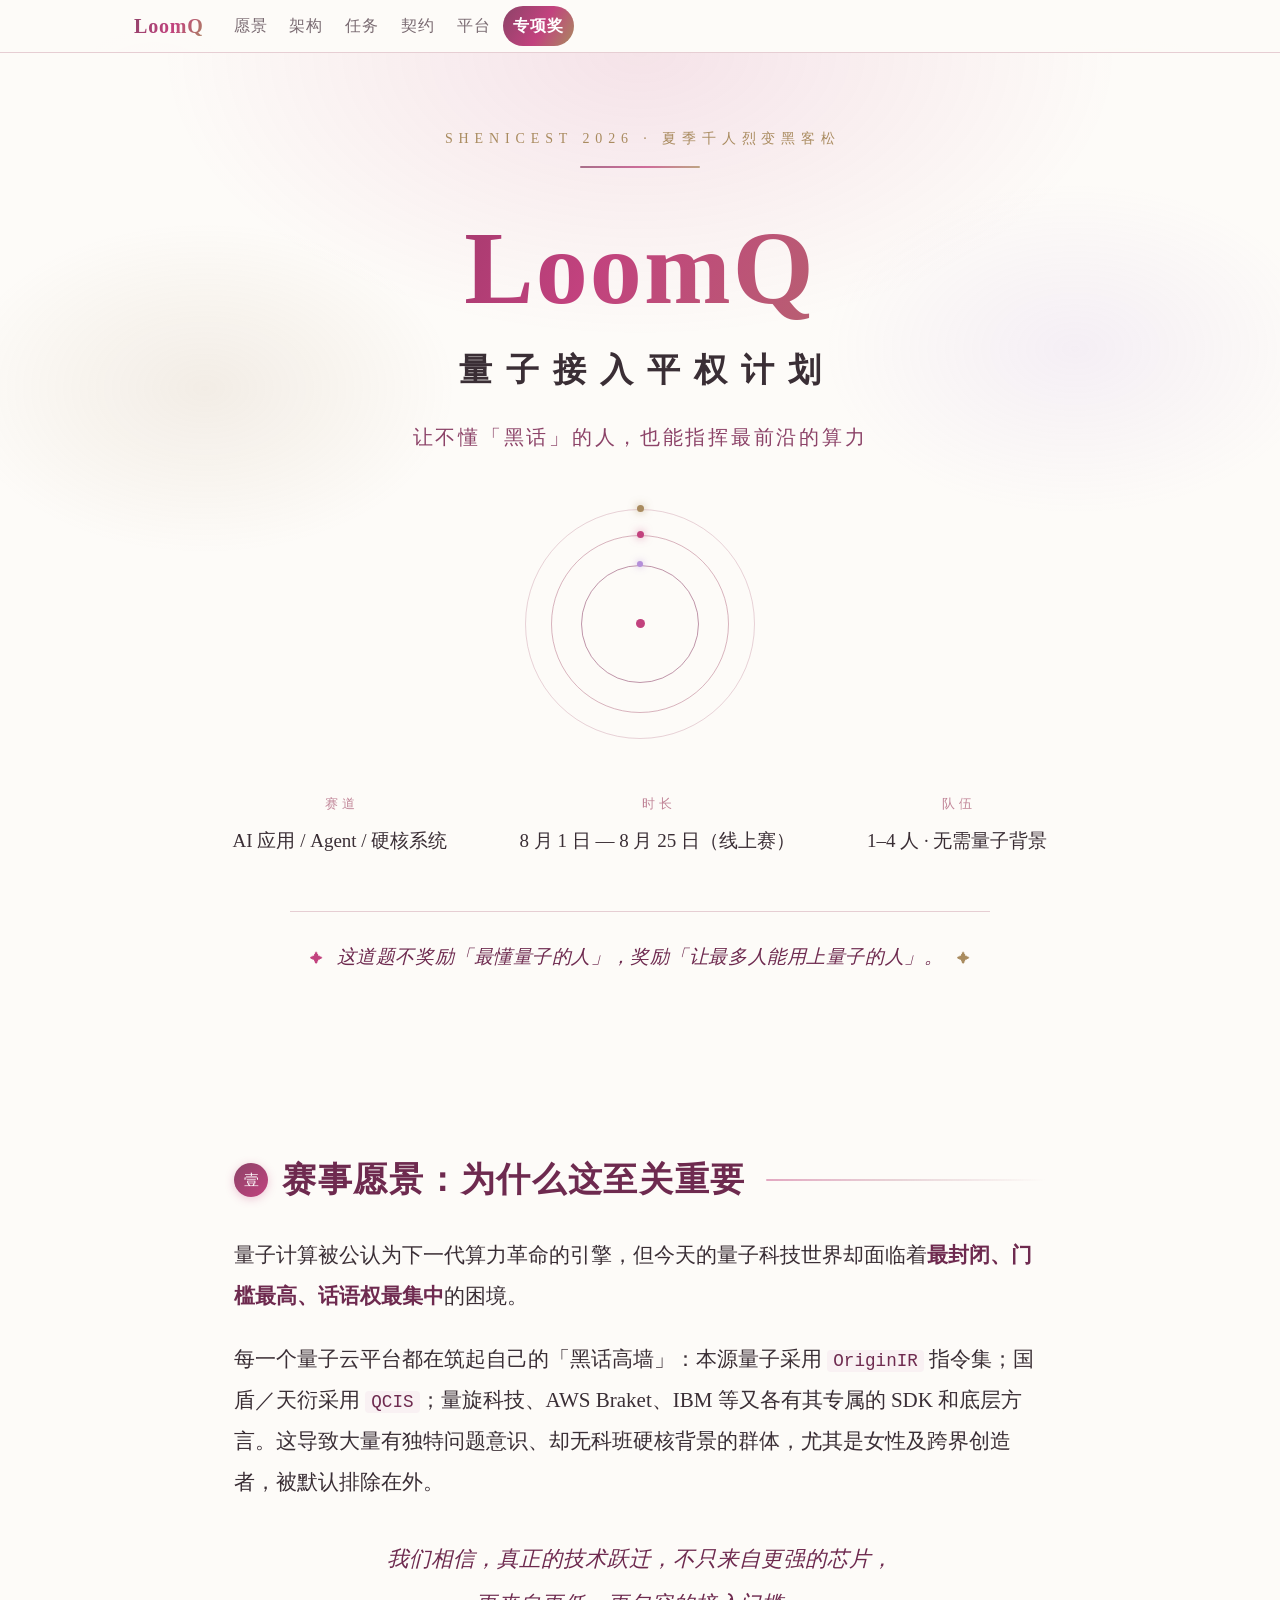
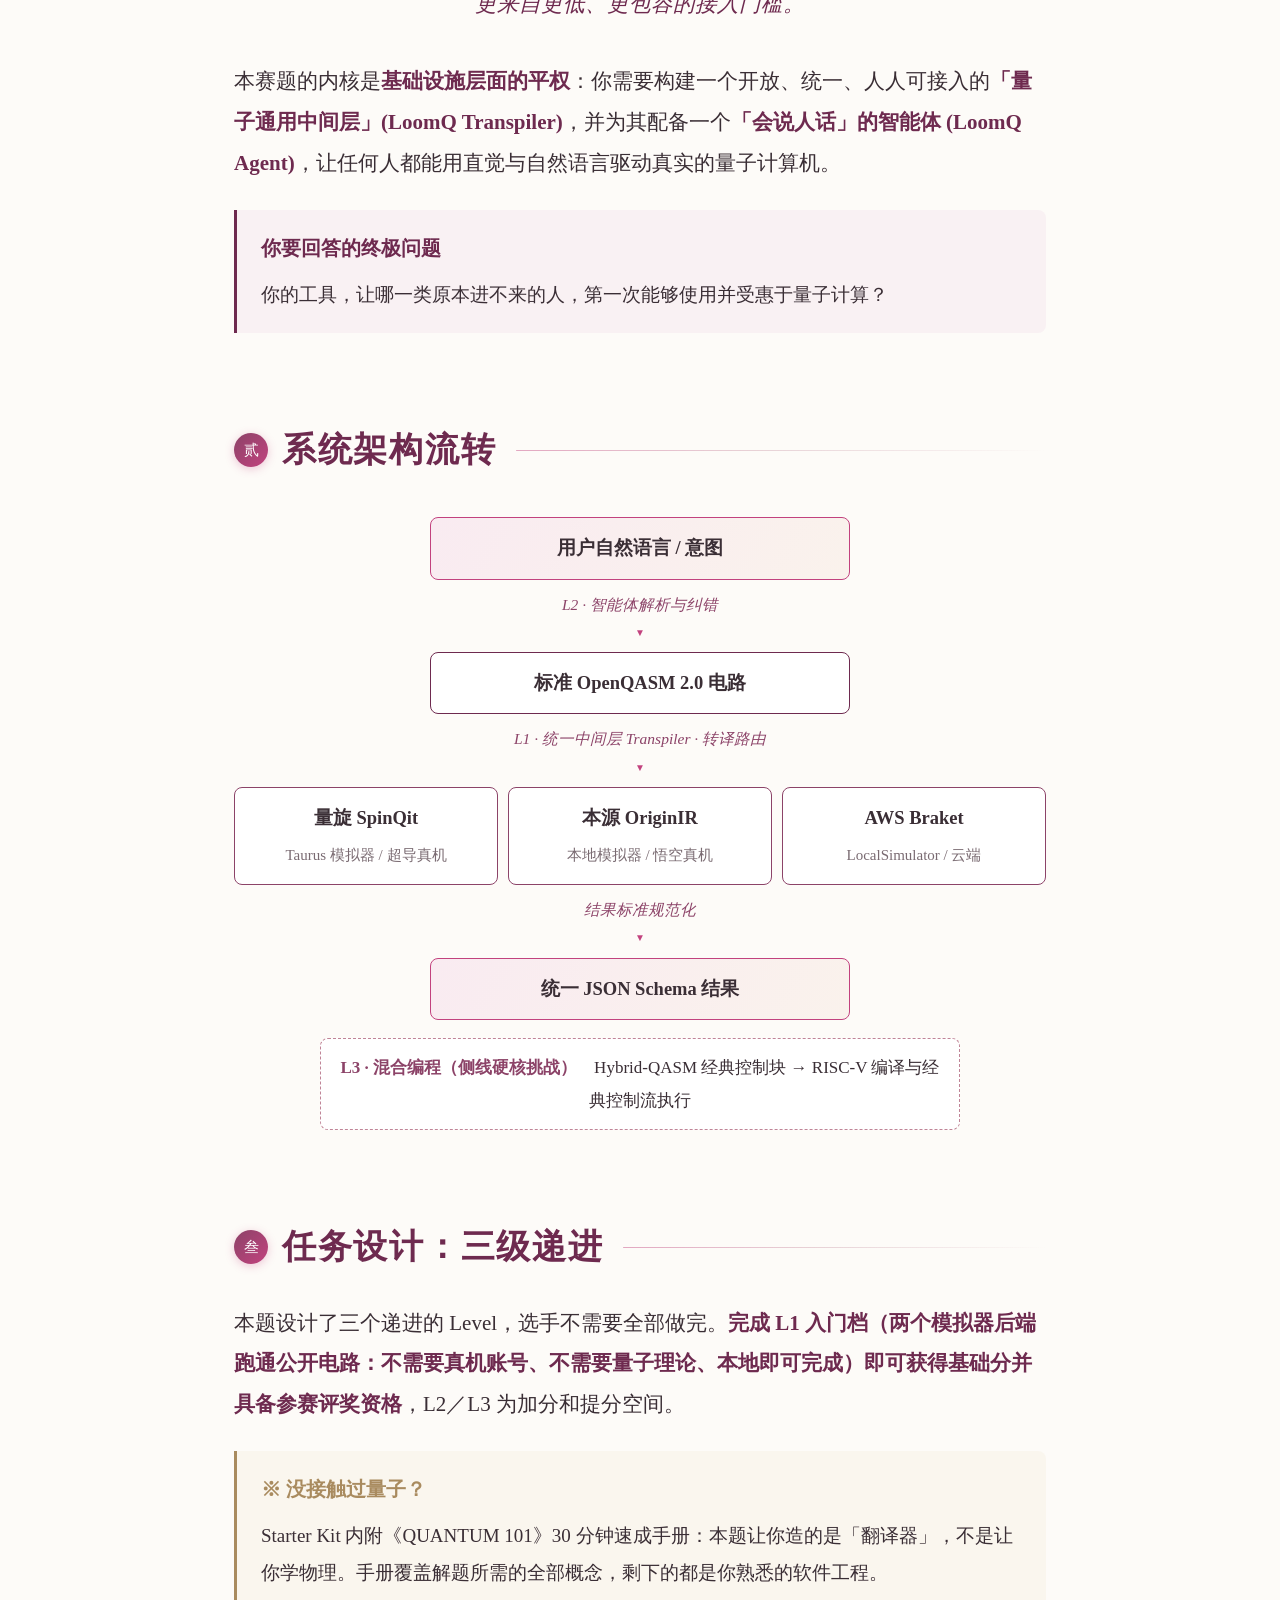
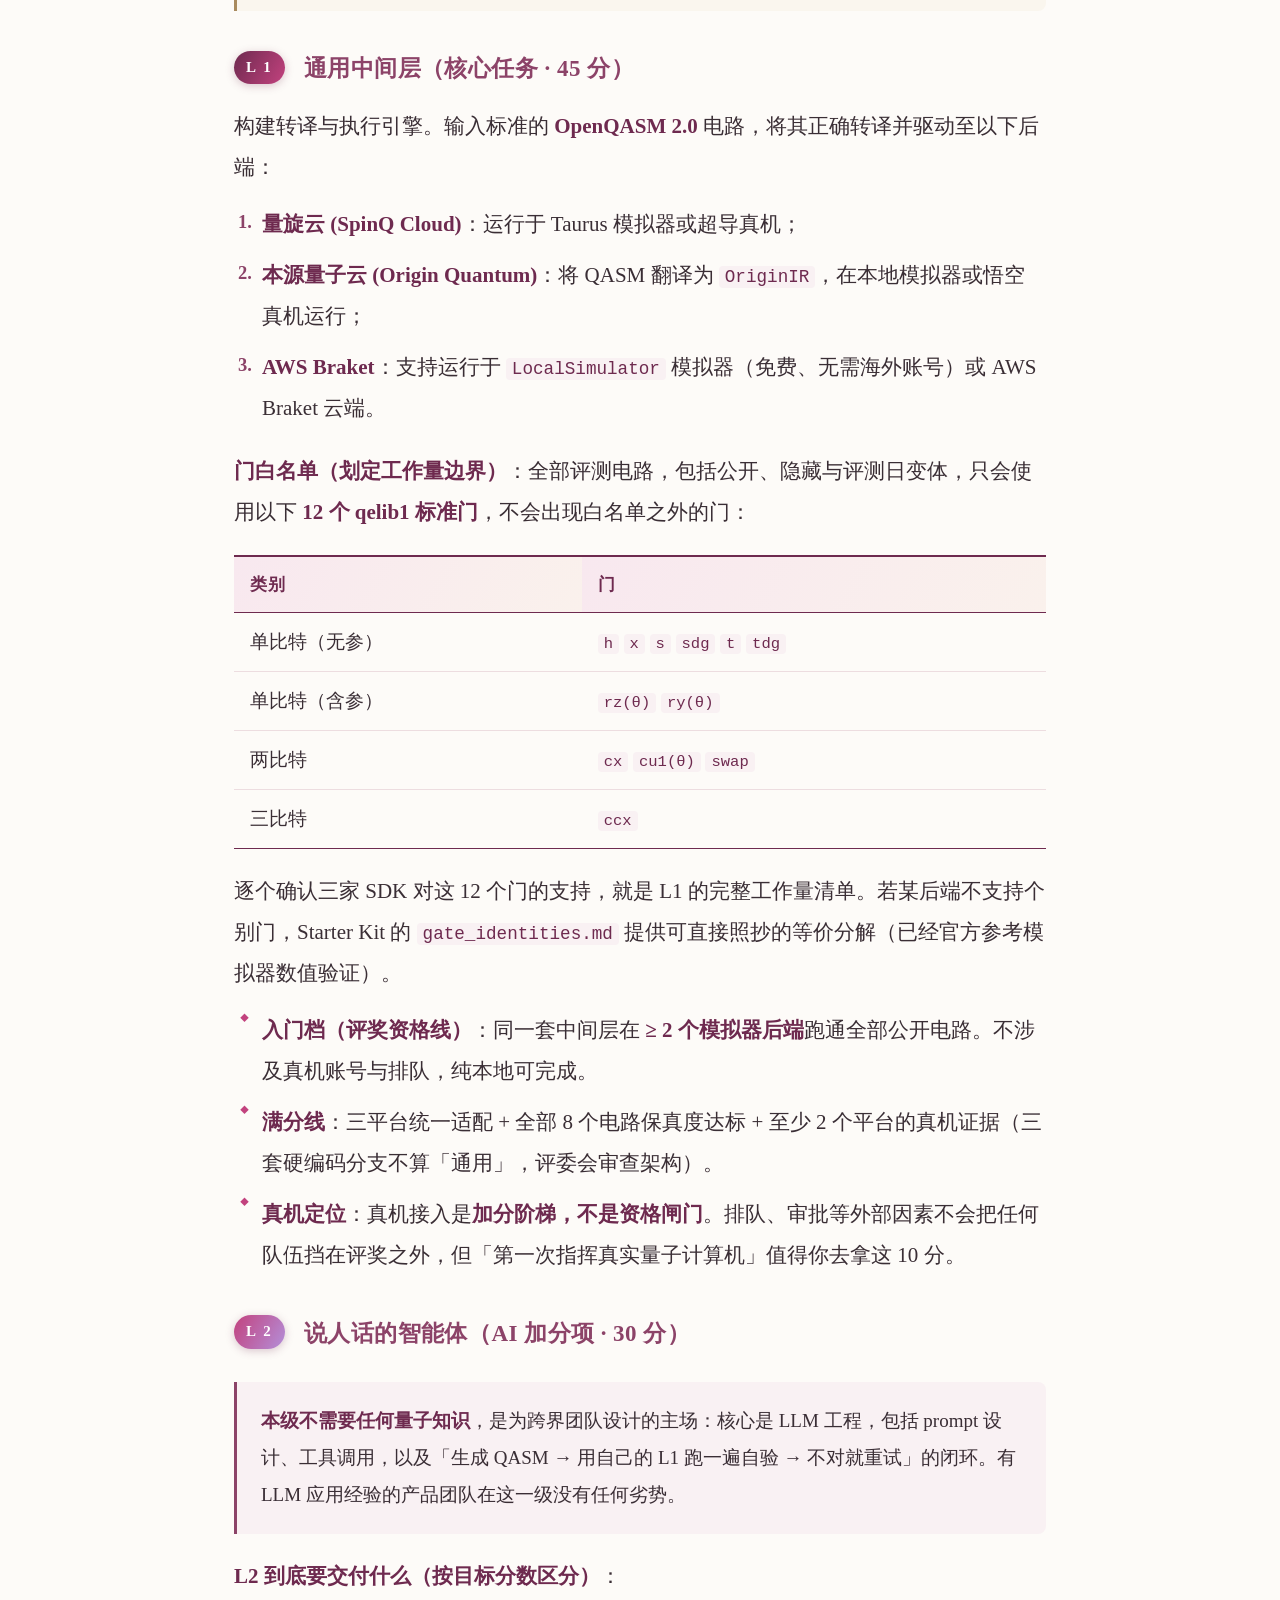
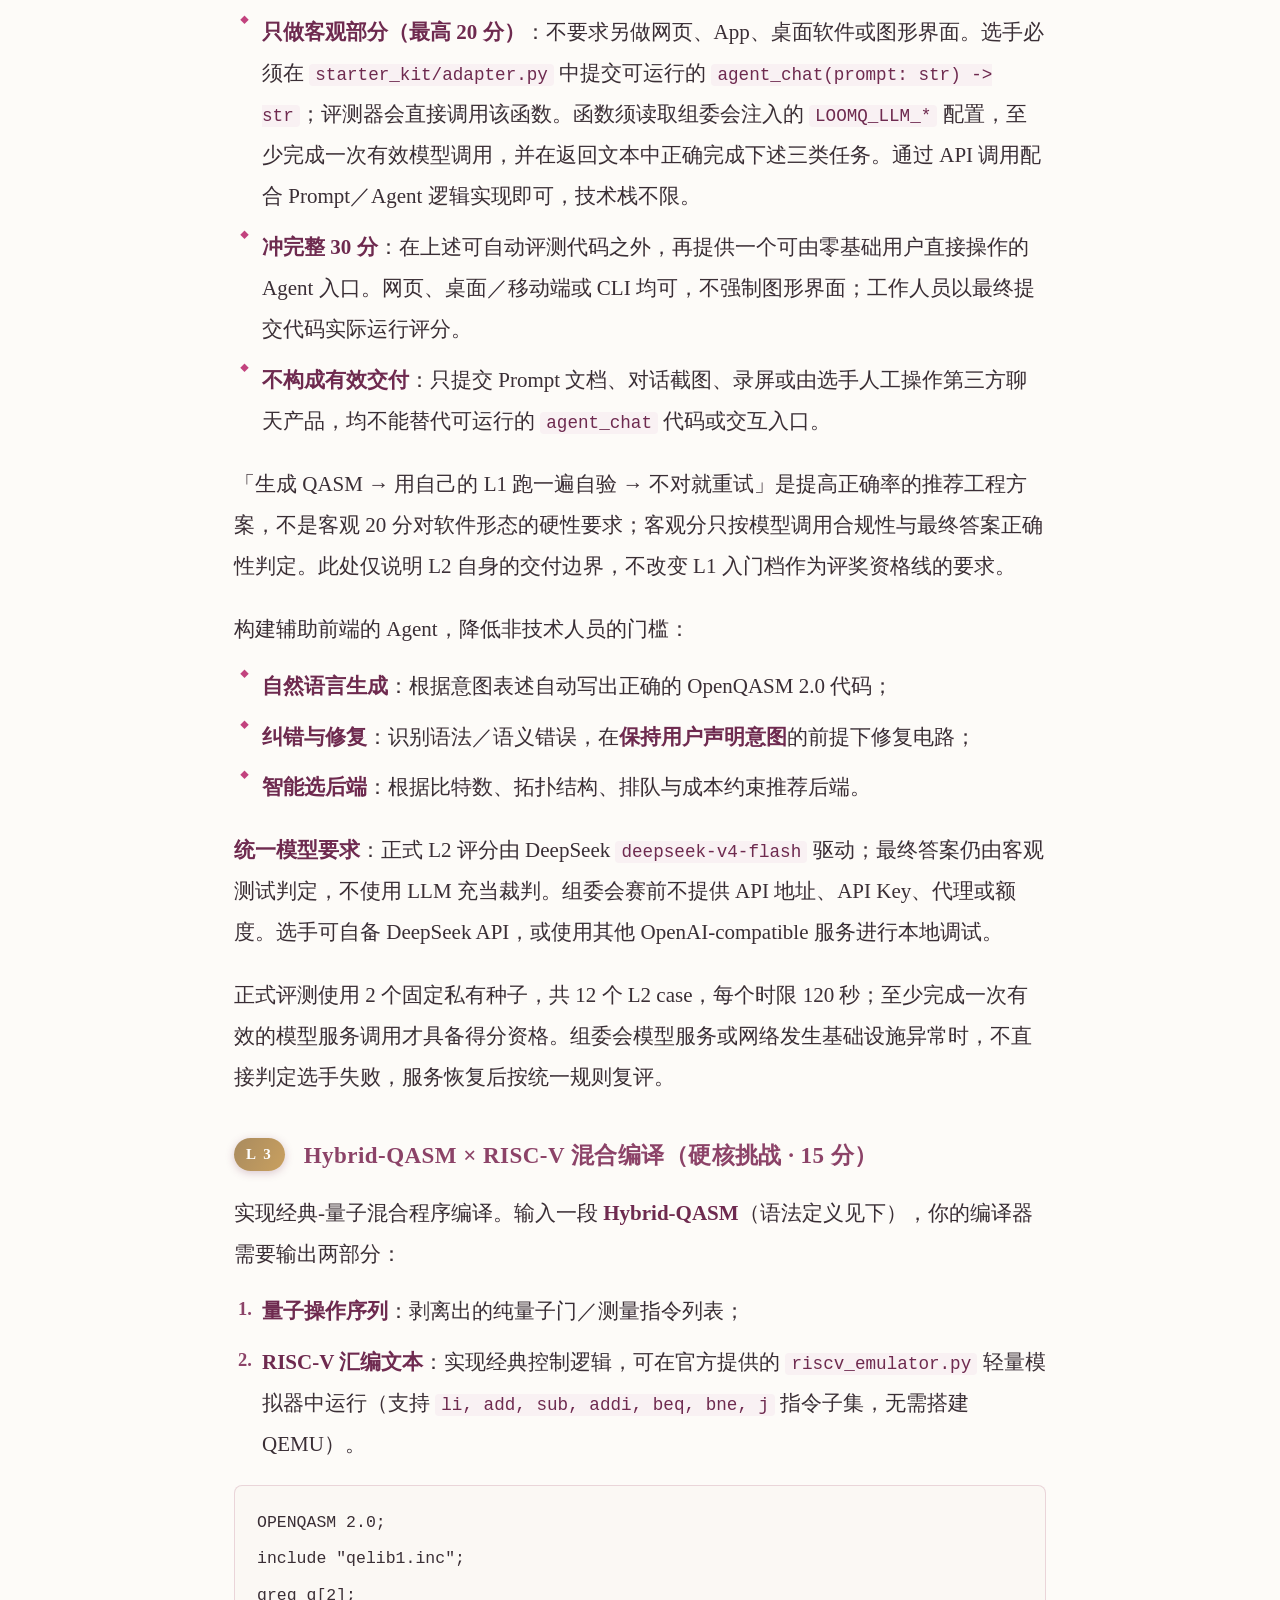
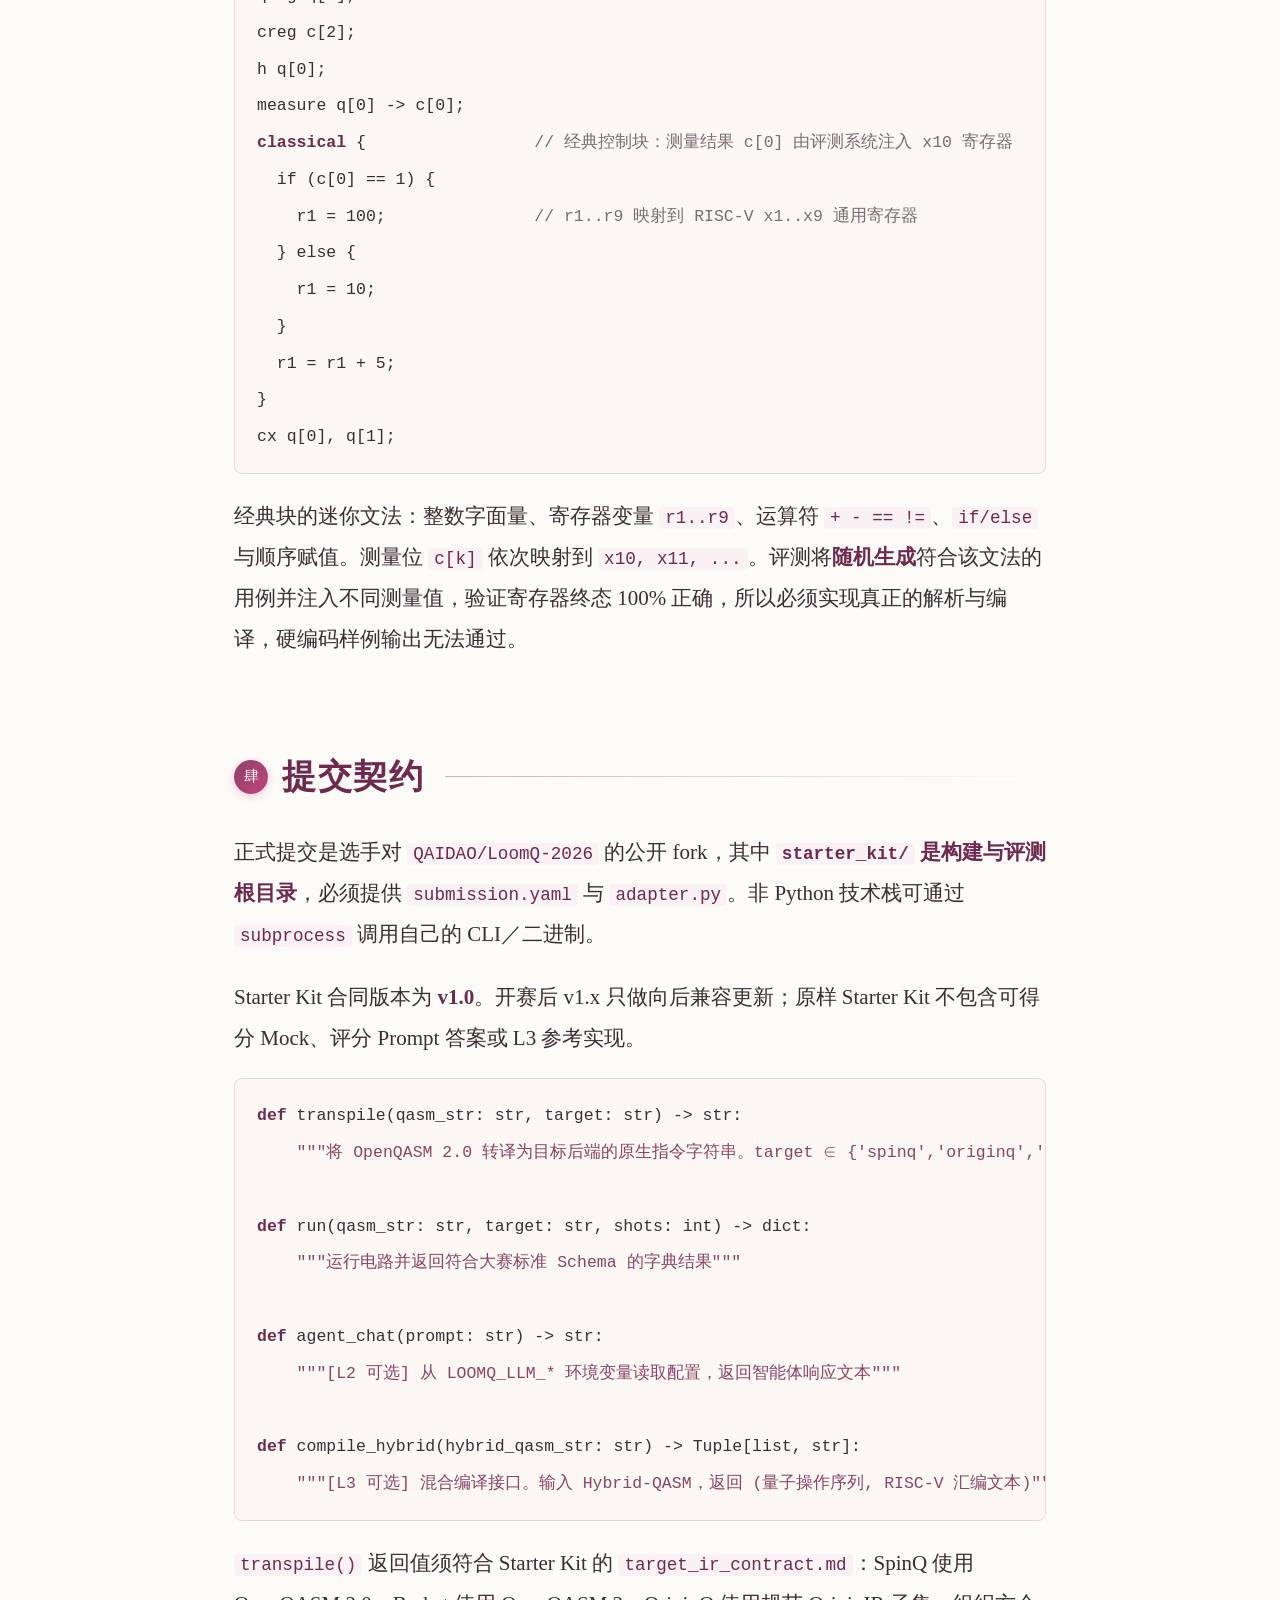
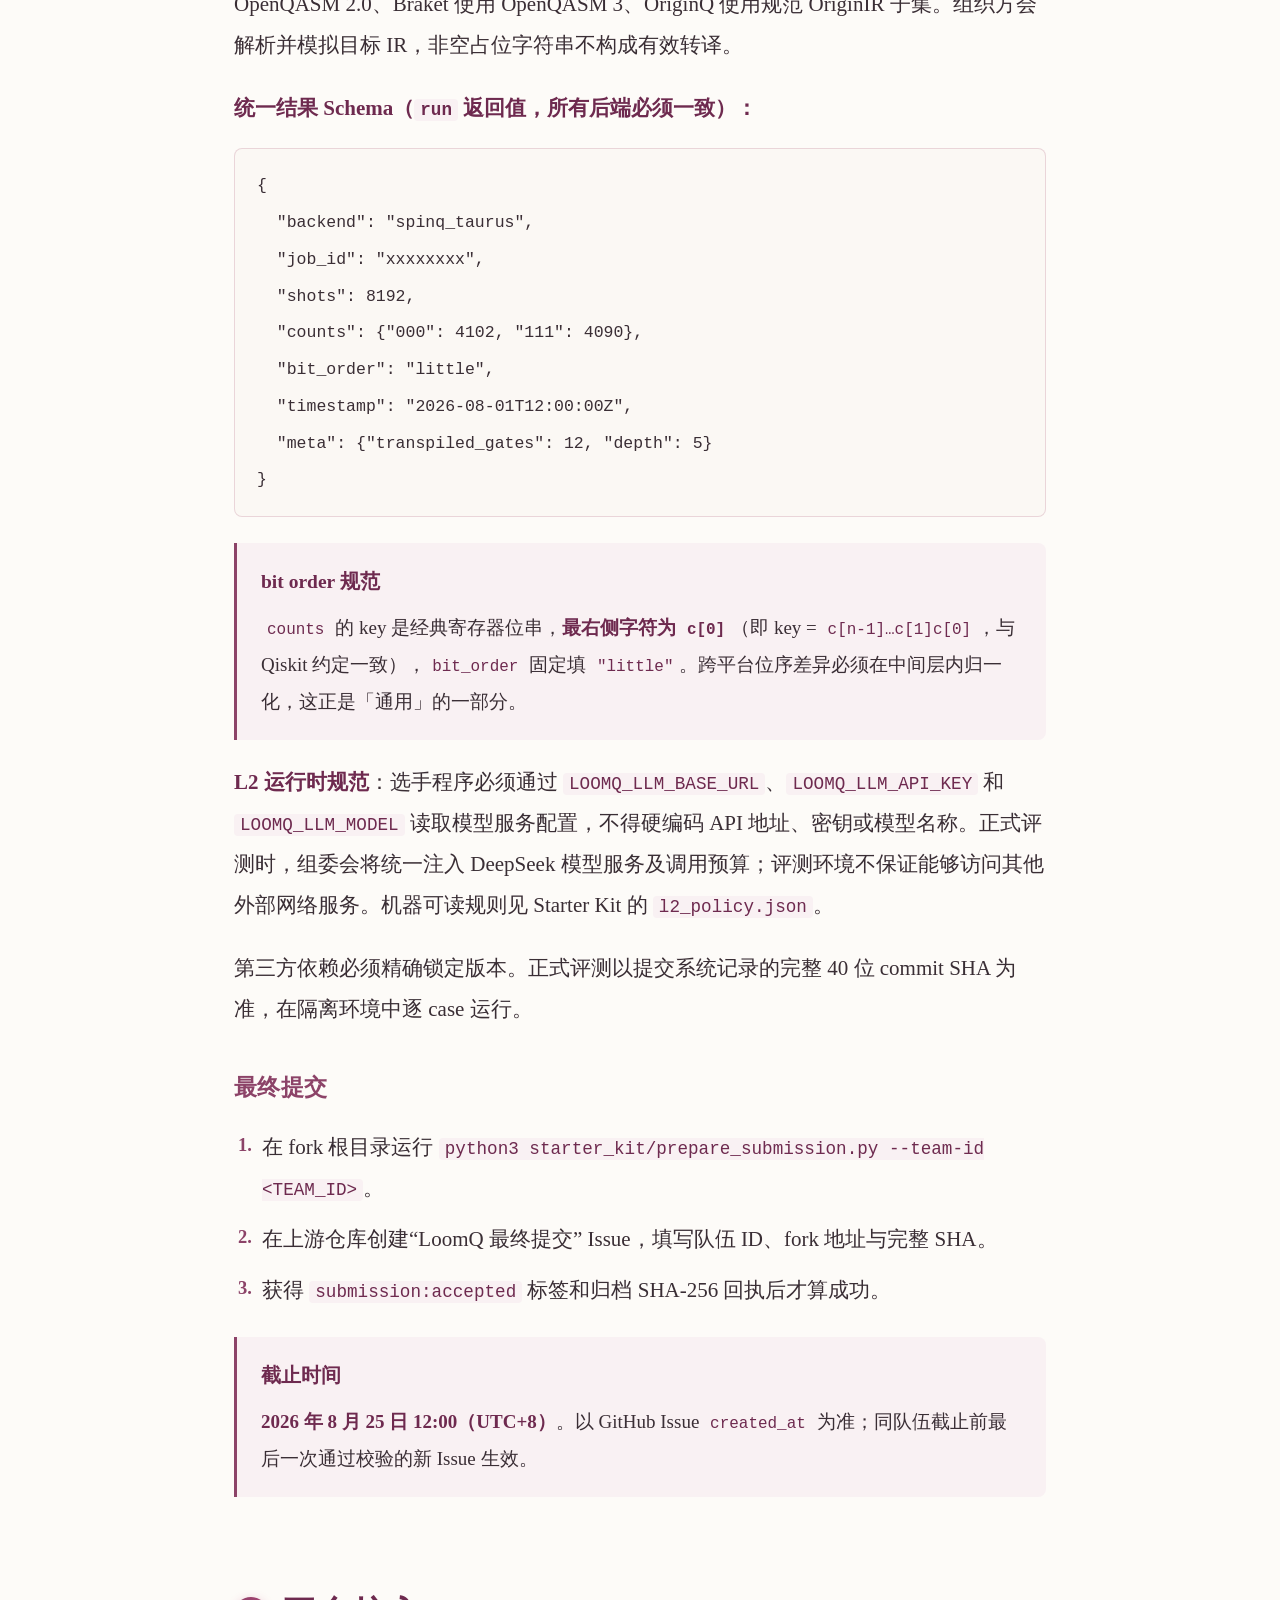
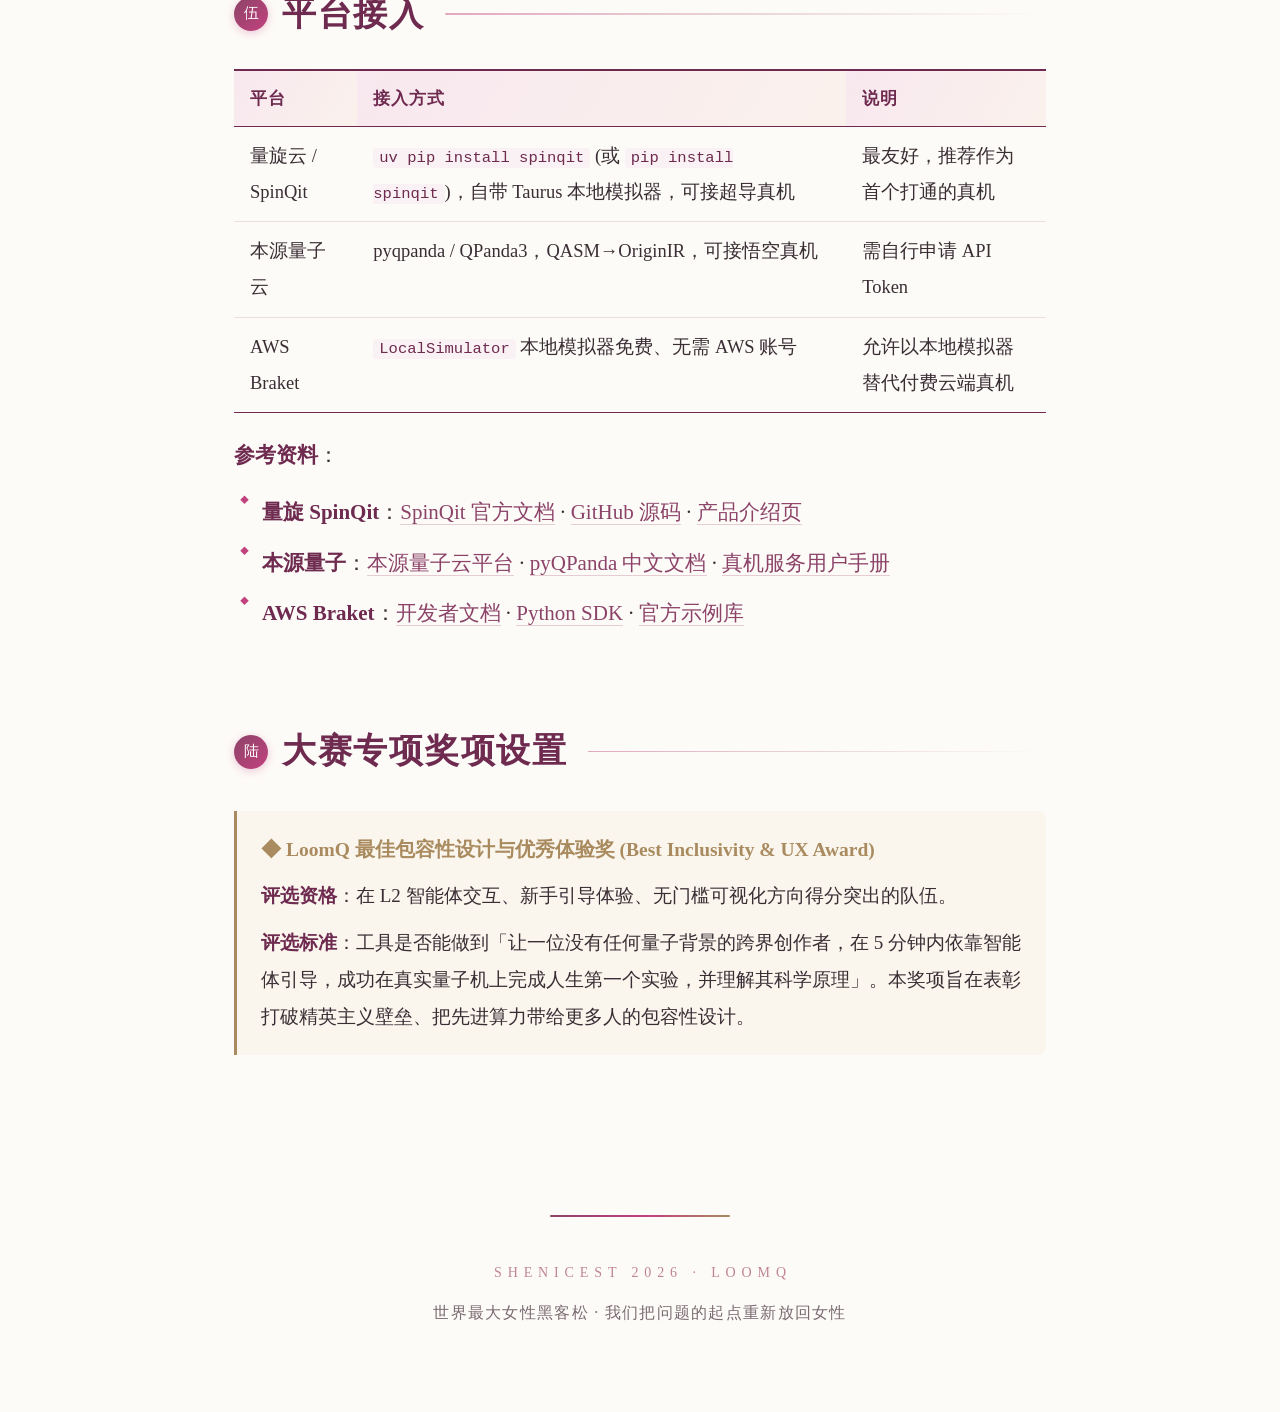
<file: LoomQ-赛题.html>
<!DOCTYPE html>
<html lang="zh-CN">
<head>
<meta charset="UTF-8">
<meta name="viewport" content="width=device-width, initial-scale=1.0">
<title>LoomQ · 量子接入平权计划 — SheNicest 2026 赛题</title>
<meta name="description" content="让不懂「黑话」的人，也能指挥最前沿的算力。SheNicest 2026 夏季千人烈变黑客松正式赛题。">
<style>
/* ============ 色板与基础 ============ */
:root{
  --plum:#6E2A4F; --plum2:#8C4368; --rose:#C08497; --rose-soft:#E3C6CE;
  --fuchsia:#C2427E; --peach:#F6C6B4; --lav:#B48FD9;
  --grad:linear-gradient(120deg,#8C4368,#C2427E 55%,#A98B5F);
  --blush:#F9F1F3; --cream:#FBF8F4; --paper:#FDFBF8;
  --ink:#3A2E35; --ink-soft:#7A6B72; --gold:#A98B5F;
  --hairline:rgba(192,132,151,.38);
  --serif-display:"Didot","Bodoni 72","Songti SC","STSong","SimSun",serif;
  --serif-body:"Songti SC","STSong","Source Han Serif SC","Noto Serif SC","SimSun",serif;
  --mono:"Menlo","SF Mono","Consolas",monospace;
}
*{margin:0;padding:0;box-sizing:border-box}
body::before{
  content:"";position:fixed;inset:0;z-index:-1;pointer-events:none;
  background:
    radial-gradient(42% 34% at 12% 8%, rgba(194,66,126,.07), transparent 70%),
    radial-gradient(38% 30% at 88% 14%, rgba(169,139,95,.09), transparent 70%),
    radial-gradient(46% 36% at 86% 80%, rgba(192,132,151,.10), transparent 70%),
    radial-gradient(40% 32% at 8% 88%, rgba(180,143,217,.07), transparent 70%);
}
html{scroll-behavior:smooth;scroll-padding-top:72px}
body{
  background:var(--paper); color:var(--ink);
  font-family:var(--serif-body); font-size:21px; line-height:1.95;
  -webkit-font-smoothing:antialiased;
}
::selection{background:var(--rose-soft);color:var(--plum)}
a{color:var(--plum2);text-decoration:none}
main a{border-bottom:1px solid var(--hairline);transition:color .2s,border-color .2s}
main a:hover{color:var(--fuchsia);border-bottom-color:var(--fuchsia)}
strong{color:var(--plum);font-weight:700}
em{font-style:normal;color:var(--plum2)}

/* ============ 顶部导航 ============ */
.nav{
  position:sticky;top:0;z-index:50;
  background:rgba(253,251,248,.94);
  border-bottom:1px solid var(--hairline);
}
.nav-inner{
  max-width:1060px;margin:0 auto;padding:0 24px;
  display:flex;align-items:center;gap:20px;height:52px;
}
.nav-logo{
  font-family:var(--serif-display);font-weight:700;
  font-size:20px;color:var(--plum);letter-spacing:.04em;flex:none;
  background:var(--grad);-webkit-background-clip:text;background-clip:text;-webkit-text-fill-color:transparent;
}
.nav-links{
  display:flex;gap:2px;overflow-x:auto;scrollbar-width:none;
  -webkit-overflow-scrolling:touch;min-width:0;
}
.nav-links::-webkit-scrollbar{display:none}
.nav-links a{
  flex:none;font-size:16px;color:var(--ink-soft);
  padding:4px 10px;border-radius:99px;letter-spacing:.06em;
  transition:color .25s,background .25s;
}
.nav-links a:hover{color:var(--plum)}
.nav-links a.active{background:var(--grad);color:#fff;font-weight:700}

/* ============ Hero ============ */
.hero{
  text-align:center;
  padding:72px 24px 64px;
  background:
    radial-gradient(ellipse 52% 40% at 50% 0%, rgba(194,66,126,.13), transparent 72%),
    radial-gradient(ellipse 28% 24% at 16% 34%, rgba(169,139,95,.12), transparent 70%),
    radial-gradient(ellipse 28% 24% at 84% 30%, rgba(180,143,217,.11), transparent 70%),
    var(--paper);
}
.eyebrow{
  font-size:14px;letter-spacing:.42em;color:var(--gold);
  text-indent:.42em;
}
.hero-rule{width:120px;height:2px;border-radius:2px;background:var(--grad);margin:14px auto 0;opacity:.75}
.hero h1{
  margin-top:48px;
  font-family:var(--serif-display);
  font-size:clamp(64px,11vw,104px);
  font-weight:700;color:var(--plum);
  letter-spacing:.02em;line-height:1;
  background:linear-gradient(115deg,var(--plum) 8%,var(--fuchsia) 46%,var(--gold) 96%);
  -webkit-background-clip:text;background-clip:text;-webkit-text-fill-color:transparent;
}
.hero-cn{
  margin-top:18px;
  font-size:clamp(25px,5vw,33px);font-weight:700;
  letter-spacing:.42em;text-indent:.42em;color:var(--ink);
}
.hero-tagline{
  margin-top:16px;font-size:19.5px;letter-spacing:.14em;
  color:var(--plum2);
}

/* 轨道纹样 */
.orbital{position:relative;width:230px;height:230px;margin:52px auto 0}
.ring{position:absolute;inset:0;border-radius:50%;border:1px solid}
.ring-1{border-color:rgba(192,132,151,.35)}
.ring-2{inset:26px;border-color:rgba(192,132,151,.6)}
.ring-3{inset:56px;border-color:rgba(140,67,104,.55)}
.core{
  position:absolute;top:50%;left:50%;width:9px;height:9px;margin:-4.5px;
  border-radius:50%;background:var(--fuchsia);
  animation:pulse 3.6s ease-in-out infinite;
}
@keyframes pulse{
  0%,100%{box-shadow:0 0 10px rgba(194,66,126,.45)}
  50%{box-shadow:0 0 26px rgba(194,66,126,.85)}
}
.orbit{position:absolute;inset:0;animation:spin 48s linear infinite}
.orbit-2{inset:26px;animation-duration:34s;animation-direction:reverse}
.orbit-3{inset:56px;animation-duration:22s}
.dot{position:absolute;border-radius:50%}
.orbit .dot{top:-3.5px;left:50%;width:7px;height:7px;margin-left:-3.5px;background:var(--gold);box-shadow:0 0 8px rgba(169,139,95,.7)}
.orbit-2 .dot{background:var(--fuchsia);box-shadow:0 0 8px rgba(194,66,126,.6)}
.orbit-3 .dot{width:6px;height:6px;background:var(--lav);box-shadow:0 0 7px rgba(180,143,217,.7)}
@keyframes spin{to{transform:rotate(360deg)}}

.hero-meta{
  display:flex;justify-content:center;gap:clamp(28px,7vw,72px);
  margin-top:52px;flex-wrap:wrap;
}
.hero-meta div{min-width:120px}
.hero-meta dt{font-size:13px;letter-spacing:.32em;text-indent:.32em;color:var(--rose)}
.hero-meta dd{margin-top:6px;font-size:19px;color:var(--ink)}
.hero-quote{
  margin:52px auto 0;max-width:700px;
  padding-top:26px;border-top:1px solid var(--hairline);
  font-size:19px;color:var(--plum);font-style:italic;letter-spacing:.03em;
}
.hero-quote::before{content:"✦　";color:var(--fuchsia);font-style:normal;font-size:13px}
.hero-quote::after{content:"　✦";color:var(--gold);font-style:normal;font-size:13px}

/* ============ 版心与章节 ============ */
.page{max-width:860px;margin:0 auto;padding:24px 24px 96px}
section{margin-top:84px}
.sec-head{display:flex;align-items:center;gap:14px}
.sec-num{
  font-family:var(--serif-display);font-size:15px;color:#fff;
  flex:none;width:34px;height:34px;border-radius:50%;
  display:inline-flex;align-items:center;justify-content:center;
  background:linear-gradient(135deg,var(--plum2),var(--fuchsia));
  box-shadow:0 2px 10px rgba(194,66,126,.28);
}
.sec-head h2{
  font-family:var(--serif-display);font-size:clamp(28px,5.5vw,34px);
  font-weight:700;color:var(--plum);letter-spacing:.05em;
}
.sec-head::after{
  content:"";flex:1;height:1.5px;border-radius:2px;
  background:linear-gradient(90deg,rgba(194,66,126,.45),rgba(192,132,151,.35) 45%,transparent);
  align-self:center;margin-left:6px;
}
section > p{margin-top:22px}
h3{
  margin-top:36px;font-size:23px;color:var(--plum2);
  display:flex;align-items:center;gap:9px;letter-spacing:.02em;
}
h3 .diamond{color:var(--rose);font-size:11px;flex:none}
h3 + p{margin-top:14px}

ul,ol{margin-top:16px;padding-left:2px;list-style:none}
li{position:relative;padding-left:26px;margin-top:10px}
ul li::before{
  content:"◆";position:absolute;left:4px;top:0;
  font-size:9px;color:var(--fuchsia);
}
ol{counter-reset:n}
ol li{counter-increment:n}
ol li::before{
  content:counter(n) ".";position:absolute;left:2px;top:0;
  font-weight:700;color:var(--plum2);font-size:18.5px;
}

.epigraph{
  margin:34px auto;max-width:520px;text-align:center;
  color:var(--plum);font-style:italic;font-size:21.5px;line-height:2.1;
}

/* ============ 组件 ============ */
.callout{
  margin-top:26px;background:var(--blush);
  border-left:3px solid var(--plum);
  border-radius:0 8px 8px 0;
  padding:20px 24px;font-size:19px;
}
.callout.gold{border-left-color:var(--gold);background:#FAF6EE}
.callout.plum2{border-left-color:var(--plum2)}
.callout-title{font-weight:700;color:var(--plum);margin-bottom:8px;font-size:19.5px}
.callout.gold .callout-title{color:var(--gold)}

.tag{
  display:inline-block;background:linear-gradient(120deg,var(--plum),var(--fuchsia));color:#fff;box-shadow:0 2px 8px rgba(110,42,79,.25);
  font-size:15px;font-weight:700;letter-spacing:.14em;
  padding:2px 12px;border-radius:99px;transform:translateY(-2px);
  margin-right:10px;
}
.tag.t2{background:linear-gradient(120deg,var(--fuchsia),var(--lav))}
.tag.t3{background:linear-gradient(120deg,var(--gold),#C9A05F)}

code{
  font-family:var(--mono);font-size:.84em;
  background:var(--blush);color:var(--plum);
  padding:1px 6px;border-radius:4px;
}
pre{
  margin-top:20px;background:var(--cream);
  border:1px solid rgba(192,132,151,.3);border-radius:8px;
  padding:18px 22px;overflow-x:auto;line-height:1.75;
}
pre code{background:none;padding:0;font-size:16.5px;color:var(--ink)}
pre .cm{color:var(--ink-soft)}
pre .kw{color:var(--plum);font-weight:700}
pre .st{color:var(--plum2)}

.tbl-wrap{margin-top:22px;overflow-x:auto}
table{border-collapse:collapse;width:100%;min-width:440px;font-size:18.5px}
th{
  background:linear-gradient(120deg,#F8E8EF,#FAF1EC);color:var(--plum);text-align:left;
  font-size:17px;letter-spacing:.06em;
  padding:11px 16px;
  border-top:2px solid var(--plum);border-bottom:1px solid var(--plum);
}
td{padding:11px 16px;border-bottom:1px solid rgba(192,132,151,.25);vertical-align:top}
tr:last-child td{border-bottom:1px solid var(--plum)}
tbody tr:hover td,table tr:hover td{background:rgba(194,66,126,.045)}
td.num{text-align:right;font-variant-numeric:tabular-nums;white-space:nowrap}
th.num{text-align:right}

.formula{
  margin:26px auto 0;text-align:center;
  font-family:"Baskerville","Times New Roman",var(--serif-body);
  font-size:20.5px;color:var(--ink);font-style:italic;
  letter-spacing:.02em;
}

/* ============ 架构图 ============ */
.arch{margin-top:34px;display:flex;flex-direction:column;align-items:center;gap:0}
.abox{
  width:min(420px,100%);text-align:center;
  border:1px solid var(--plum);border-radius:8px;
  padding:12px 16px;font-size:18.5px;font-weight:700;color:var(--ink);
  background:#fff;
}
.abox.fill{background:linear-gradient(120deg,#F9EBF1,#FAF2EC);border-color:var(--fuchsia)}
.arrow{
  padding:10px 0;text-align:center;
  font-size:15.5px;color:var(--plum2);font-style:italic;
}
.arrow::after{content:"▼";display:block;color:var(--fuchsia);font-size:10px;margin-top:3px;font-style:normal}
.arch-row{display:flex;gap:10px;width:100%;justify-content:center;flex-wrap:wrap}
.arch-row .abox{flex:1;min-width:170px;width:auto;border-color:var(--plum2);font-weight:400}
.arch-row .abox b{display:block;font-weight:700}
.arch-row .abox small{color:var(--ink-soft);font-size:15px}
.abox.dashed{
  width:min(640px,100%);margin-top:18px;
  border:1px dashed var(--rose);font-weight:400;font-size:17px;
}
.abox.dashed b{color:var(--plum2)}

/* ============ 页脚 ============ */
footer{
  text-align:center;padding:64px 24px 84px;
  border-top:none;
}
footer::before{
  content:"";display:block;width:180px;height:2.5px;border-radius:3px;
  background:var(--grad);margin:0 auto 42px;
}
footer .eyebrow{color:var(--rose)}
footer p{margin-top:10px;font-size:16px;color:var(--ink-soft);letter-spacing:.08em}

/* ============ 滚动淡入 ============ */
.reveal{opacity:0;transform:translateY(14px);transition:opacity .7s ease,transform .7s ease}
.reveal.in{opacity:1;transform:none}

@media (prefers-reduced-motion:reduce){
  .orbit,.orbit-2,.orbit-3{animation:none}
  .reveal{opacity:1;transform:none;transition:none}
  html{scroll-behavior:auto}
}
@media (max-width:560px){
  body{font-size:19.5px}
  .hero{padding:52px 20px 48px}
  .orbital{width:180px;height:180px}
  .ring-2{inset:20px}.ring-3{inset:44px}
  .orbit-2{inset:20px}.orbit-3{inset:44px}
  .page{padding:8px 20px 72px}
  section{margin-top:64px}
  .callout{padding:16px 18px}
  th,td{padding:9px 12px}
}
</style>
</head>
<body>

<nav class="nav">
  <div class="nav-inner">
    <span class="nav-logo">LoomQ</span>
    <div class="nav-links" id="navLinks">
      <a href="#vision">愿景</a>
      <a href="#arch">架构</a>
      <a href="#tasks">任务</a>
      <a href="#contract">契约</a>
      <a href="#support">平台</a>
      <a href="#award">专项奖</a>
    </div>
  </div>
</nav>

<header class="hero">
  <p class="eyebrow">SHENICEST 2026 · 夏季千人烈变黑客松</p>
  <div class="hero-rule"></div>
  <h1>LoomQ</h1>
  <p class="hero-cn">量子接入平权计划</p>
  <p class="hero-tagline">让不懂「黑话」的人，也能指挥最前沿的算力</p>

  <div class="orbital" aria-hidden="true">
    <div class="ring ring-1"></div>
    <div class="ring ring-2"></div>
    <div class="ring ring-3"></div>
    <div class="orbit"><span class="dot"></span></div>
    <div class="orbit orbit-2"><span class="dot"></span></div>
    <div class="orbit orbit-3"><span class="dot"></span></div>
    <div class="core"></div>
  </div>

  <dl class="hero-meta">
    <div><dt>赛道</dt><dd>AI 应用 / Agent / 硬核系统</dd></div>
    <div><dt>时长</dt><dd>8 月 1 日 — 8 月 25 日（线上赛）</dd></div>
    <div><dt>队伍</dt><dd>1–4 人 · 无需量子背景</dd></div>
  </dl>

  <p class="hero-quote">这道题不奖励「最懂量子的人」，奖励「让最多人能用上量子的人」。</p>
</header>

<main class="page">

<!-- 一、愿景 -->
<section id="vision" class="reveal">
  <div class="sec-head"><span class="sec-num">壹</span><h2>赛事愿景：为什么这至关重要</h2></div>
  <p>量子计算被公认为下一代算力革命的引擎，但今天的量子科技世界却面临着<strong>最封闭、门槛最高、话语权最集中</strong>的困境。</p>
  <p>每一个量子云平台都在筑起自己的「黑话高墙」：本源量子采用 <code>OriginIR</code> 指令集；国盾／天衍采用 <code>QCIS</code>；量旋科技、AWS Braket、IBM 等又各有其专属的 SDK 和底层方言。这导致大量有独特问题意识、却无科班硬核背景的群体，尤其是女性及跨界创造者，被默认排除在外。</p>
  <p class="epigraph">我们相信，真正的技术跃迁，不只来自更强的芯片，<br>更来自更低、更包容的接入门槛。</p>
  <p>本赛题的内核是<strong>基础设施层面的平权</strong>：你需要构建一个开放、统一、人人可接入的<strong>「量子通用中间层」(LoomQ Transpiler)</strong>，并为其配备一个<strong>「会说人话」的智能体 (LoomQ Agent)</strong>，让任何人都能用直觉与自然语言驱动真实的量子计算机。</p>
  <div class="callout">
    <p class="callout-title">你要回答的终极问题</p>
    <p>你的工具，让哪一类原本进不来的人，第一次能够使用并受惠于量子计算？</p>
  </div>
</section>

<!-- 二、架构 -->
<section id="arch" class="reveal">
  <div class="sec-head"><span class="sec-num">贰</span><h2>系统架构流转</h2></div>
  <div class="arch">
    <div class="abox fill">用户自然语言 / 意图</div>
    <div class="arrow">L2 · 智能体解析与纠错</div>
    <div class="abox">标准 OpenQASM 2.0 电路</div>
    <div class="arrow">L1 · 统一中间层 Transpiler · 转译路由</div>
    <div class="arch-row">
      <div class="abox"><b>量旋 SpinQit</b><small>Taurus 模拟器 / 超导真机</small></div>
      <div class="abox"><b>本源 OriginIR</b><small>本地模拟器 / 悟空真机</small></div>
      <div class="abox"><b>AWS Braket</b><small>LocalSimulator / 云端</small></div>
    </div>
    <div class="arrow">结果标准规范化</div>
    <div class="abox fill">统一 JSON Schema 结果</div>
    <div class="abox dashed"><b>L3 · 混合编程（侧线硬核挑战）</b>　Hybrid-QASM 经典控制块 → RISC-V 编译与经典控制流执行</div>
  </div>
</section>

<!-- 三、任务 -->
<section id="tasks" class="reveal">
  <div class="sec-head"><span class="sec-num">叁</span><h2>任务设计：三级递进</h2></div>
  <p>本题设计了三个递进的 Level，选手不需要全部做完。<strong>完成 L1 入门档（两个模拟器后端跑通公开电路：不需要真机账号、不需要量子理论、本地即可完成）即可获得基础分并具备参赛评奖资格</strong>，L2／L3 为加分和提分空间。</p>
  <div class="callout gold">
    <p class="callout-title">※ 没接触过量子？</p>
    <p>Starter Kit 内附《QUANTUM 101》30 分钟速成手册：本题让你造的是「翻译器」，不是让你学物理。手册覆盖解题所需的全部概念，剩下的都是你熟悉的软件工程。</p>
  </div>

  <h3><span class="tag">L 1</span>通用中间层（核心任务 · 45 分）</h3>
  <p>构建转译与执行引擎。输入标准的 <strong>OpenQASM 2.0</strong> 电路，将其正确转译并驱动至以下后端：</p>
  <ol>
    <li><strong>量旋云 (SpinQ Cloud)</strong>：运行于 Taurus 模拟器或超导真机；</li>
    <li><strong>本源量子云 (Origin Quantum)</strong>：将 QASM 翻译为 <code>OriginIR</code>，在本地模拟器或悟空真机运行；</li>
    <li><strong>AWS Braket</strong>：支持运行于 <code>LocalSimulator</code> 模拟器（免费、无需海外账号）或 AWS Braket 云端。</li>
  </ol>
  <p><strong>门白名单（划定工作量边界）</strong>：全部评测电路，包括公开、隐藏与评测日变体，只会使用以下 <strong>12 个 qelib1 标准门</strong>，不会出现白名单之外的门：</p>
  <div class="tbl-wrap"><table>
    <tr><th>类别</th><th>门</th></tr>
    <tr><td>单比特（无参）</td><td><code>h</code> <code>x</code> <code>s</code> <code>sdg</code> <code>t</code> <code>tdg</code></td></tr>
    <tr><td>单比特（含参）</td><td><code>rz(θ)</code> <code>ry(θ)</code></td></tr>
    <tr><td>两比特</td><td><code>cx</code> <code>cu1(θ)</code> <code>swap</code></td></tr>
    <tr><td>三比特</td><td><code>ccx</code></td></tr>
  </table></div>
  <p>逐个确认三家 SDK 对这 12 个门的支持，就是 L1 的完整工作量清单。若某后端不支持个别门，Starter Kit 的 <code>gate_identities.md</code> 提供可直接照抄的等价分解（已经官方参考模拟器数值验证）。</p>
  <ul>
    <li><strong>入门档（评奖资格线）</strong>：同一套中间层在 <strong>≥ 2 个模拟器后端</strong>跑通全部公开电路。不涉及真机账号与排队，纯本地可完成。</li>
    <li><strong>满分线</strong>：三平台统一适配 + 全部 8 个电路保真度达标 + 至少 2 个平台的真机证据（三套硬编码分支不算「通用」，评委会审查架构）。</li>
    <li><strong>真机定位</strong>：真机接入是<strong>加分阶梯，不是资格闸门</strong>。排队、审批等外部因素不会把任何队伍挡在评奖之外，但「第一次指挥真实量子计算机」值得你去拿这 10 分。</li>
  </ul>

  <h3><span class="tag t2">L 2</span>说人话的智能体（AI 加分项 · 30 分）</h3>
  <div class="callout plum2">
    <p><strong>本级不需要任何量子知识</strong>，是为跨界团队设计的主场：核心是 LLM 工程，包括 prompt 设计、工具调用，以及「生成 QASM → 用自己的 L1 跑一遍自验 → 不对就重试」的闭环。有 LLM 应用经验的产品团队在这一级没有任何劣势。</p>
  </div>
  <p><strong>L2 到底要交付什么（按目标分数区分）</strong>：</p>
  <ul>
    <li><strong>只做客观部分（最高 20 分）</strong>：不要求另做网页、App、桌面软件或图形界面。选手必须在 <code>starter_kit/adapter.py</code> 中提交可运行的 <code>agent_chat(prompt: str) -&gt; str</code>；评测器会直接调用该函数。函数须读取组委会注入的 <code>LOOMQ_LLM_*</code> 配置，至少完成一次有效模型调用，并在返回文本中正确完成下述三类任务。通过 API 调用配合 Prompt／Agent 逻辑实现即可，技术栈不限。</li>
    <li><strong>冲完整 30 分</strong>：在上述可自动评测代码之外，再提供一个可由零基础用户直接操作的 Agent 入口。网页、桌面／移动端或 CLI 均可，不强制图形界面；工作人员以最终提交代码实际运行评分。</li>
    <li><strong>不构成有效交付</strong>：只提交 Prompt 文档、对话截图、录屏或由选手人工操作第三方聊天产品，均不能替代可运行的 <code>agent_chat</code> 代码或交互入口。</li>
  </ul>
  <p>「生成 QASM → 用自己的 L1 跑一遍自验 → 不对就重试」是提高正确率的推荐工程方案，不是客观 20 分对软件形态的硬性要求；客观分只按模型调用合规性与最终答案正确性判定。此处仅说明 L2 自身的交付边界，不改变 L1 入门档作为评奖资格线的要求。</p>
  <p>构建辅助前端的 Agent，降低非技术人员的门槛：</p>
  <ul>
    <li><strong>自然语言生成</strong>：根据意图表述自动写出正确的 OpenQASM 2.0 代码；</li>
    <li><strong>纠错与修复</strong>：识别语法／语义错误，在<strong>保持用户声明意图</strong>的前提下修复电路；</li>
    <li><strong>智能选后端</strong>：根据比特数、拓扑结构、排队与成本约束推荐后端。</li>
  </ul>
  <p><strong>统一模型要求</strong>：正式 L2 评分由 DeepSeek <code>deepseek-v4-flash</code> 驱动；最终答案仍由客观测试判定，不使用 LLM 充当裁判。组委会赛前不提供 API 地址、API Key、代理或额度。选手可自备 DeepSeek API，或使用其他 OpenAI-compatible 服务进行本地调试。</p>
  <p>正式评测使用 2 个固定私有种子，共 12 个 L2 case，每个时限 120 秒；至少完成一次有效的模型服务调用才具备得分资格。组委会模型服务或网络发生基础设施异常时，不直接判定选手失败，服务恢复后按统一规则复评。</p>

  <h3><span class="tag t3">L 3</span>Hybrid-QASM × RISC-V 混合编译（硬核挑战 · 15 分）</h3>
  <p>实现经典-量子混合程序编译。输入一段 <strong>Hybrid-QASM</strong>（语法定义见下），你的编译器需要输出两部分：</p>
  <ol>
    <li><strong>量子操作序列</strong>：剥离出的纯量子门／测量指令列表；</li>
    <li><strong>RISC-V 汇编文本</strong>：实现经典控制逻辑，可在官方提供的 <code>riscv_emulator.py</code> 轻量模拟器中运行（支持 <code>li, add, sub, addi, beq, bne, j</code> 指令子集，无需搭建 QEMU）。</li>
  </ol>
  <pre><code>OPENQASM 2.0;
include "qelib1.inc";
qreg q[2];
creg c[2];
h q[0];
measure q[0] -&gt; c[0];
<span class="kw">classical</span> {                 <span class="cm">// 经典控制块：测量结果 c[0] 由评测系统注入 x10 寄存器</span>
  if (c[0] == 1) {
    r1 = 100;               <span class="cm">// r1..r9 映射到 RISC-V x1..x9 通用寄存器</span>
  } else {
    r1 = 10;
  }
  r1 = r1 + 5;
}
cx q[0], q[1];</code></pre>
  <p>经典块的迷你文法：整数字面量、寄存器变量 <code>r1..r9</code>、运算符 <code>+ - == !=</code>、<code>if/else</code> 与顺序赋值。测量位 <code>c[k]</code> 依次映射到 <code>x10, x11, ...</code>。评测将<strong>随机生成</strong>符合该文法的用例并注入不同测量值，验证寄存器终态 100% 正确，所以必须实现真正的解析与编译，硬编码样例输出无法通过。</p>
</section>

<!-- 四、契约 -->
<section id="contract" class="reveal">
  <div class="sec-head"><span class="sec-num">肆</span><h2>提交契约</h2></div>
  <p>正式提交是选手对 <code>QAIDAO/LoomQ-2026</code> 的公开 fork，其中 <strong><code>starter_kit/</code> 是构建与评测根目录</strong>，必须提供 <code>submission.yaml</code> 与 <code>adapter.py</code>。非 Python 技术栈可通过 <code>subprocess</code> 调用自己的 CLI／二进制。</p>
  <p>Starter Kit 合同版本为 <strong>v1.0</strong>。开赛后 v1.x 只做向后兼容更新；原样 Starter Kit 不包含可得分 Mock、评分 Prompt 答案或 L3 参考实现。</p>
  <pre><code><span class="kw">def</span> transpile(qasm_str: str, target: str) -&gt; str:
    <span class="st">"""将 OpenQASM 2.0 转译为目标后端的原生指令字符串。target ∈ {'spinq','originq','braket'}"""</span>

<span class="kw">def</span> run(qasm_str: str, target: str, shots: int) -&gt; dict:
    <span class="st">"""运行电路并返回符合大赛标准 Schema 的字典结果"""</span>

<span class="kw">def</span> agent_chat(prompt: str) -&gt; str:
    <span class="st">"""[L2 可选] 从 LOOMQ_LLM_* 环境变量读取配置，返回智能体响应文本"""</span>

<span class="kw">def</span> compile_hybrid(hybrid_qasm_str: str) -&gt; Tuple[list, str]:
    <span class="st">"""[L3 可选] 混合编译接口。输入 Hybrid-QASM，返回 (量子操作序列, RISC-V 汇编文本)"""</span></code></pre>
  <p><code>transpile()</code> 返回值须符合 Starter Kit 的 <code>target_ir_contract.md</code>：SpinQ 使用 OpenQASM 2.0、Braket 使用 OpenQASM 3、OriginQ 使用规范 OriginIR 子集。组织方会解析并模拟目标 IR，非空占位字符串不构成有效转译。</p>
  <p><strong>统一结果 Schema（<code>run</code> 返回值，所有后端必须一致）：</strong></p>
  <pre><code>{
  "backend": "spinq_taurus",
  "job_id": "xxxxxxxx",
  "shots": 8192,
  "counts": {"000": 4102, "111": 4090},
  "bit_order": "little",
  "timestamp": "2026-08-01T12:00:00Z",
  "meta": {"transpiled_gates": 12, "depth": 5}
}</code></pre>
  <div class="callout plum2">
    <p class="callout-title">bit order 规范</p>
    <p><code>counts</code> 的 key 是经典寄存器位串，<strong>最右侧字符为 <code>c[0]</code></strong>（即 key = <code>c[n-1]…c[1]c[0]</code>，与 Qiskit 约定一致），<code>bit_order</code> 固定填 <code>"little"</code>。跨平台位序差异必须在中间层内归一化，这正是「通用」的一部分。</p>
  </div>
  <p><strong>L2 运行时规范</strong>：选手程序必须通过 <code>LOOMQ_LLM_BASE_URL</code>、<code>LOOMQ_LLM_API_KEY</code> 和 <code>LOOMQ_LLM_MODEL</code> 读取模型服务配置，不得硬编码 API 地址、密钥或模型名称。正式评测时，组委会将统一注入 DeepSeek 模型服务及调用预算；评测环境不保证能够访问其他外部网络服务。机器可读规则见 Starter Kit 的 <code>l2_policy.json</code>。</p>
  <p>第三方依赖必须精确锁定版本。正式评测以提交系统记录的完整 40 位 commit SHA 为准，在隔离环境中逐 case 运行。</p>
  <h3>最终提交</h3>
  <ol>
    <li>在 fork 根目录运行 <code>python3 starter_kit/prepare_submission.py --team-id &lt;TEAM_ID&gt;</code>。</li>
    <li>在上游仓库创建“LoomQ 最终提交” Issue，填写队伍 ID、fork 地址与完整 SHA。</li>
    <li>获得 <code>submission:accepted</code> 标签和归档 SHA-256 回执后才算成功。</li>
  </ol>
  <div class="callout plum2"><p class="callout-title">截止时间</p><p><strong>2026 年 8 月 25 日 12:00（UTC+8）</strong>。以 GitHub Issue <code>created_at</code> 为准；同队伍截止前最后一次通过校验的新 Issue 生效。</p></div>
</section>



<!-- 七、保障 -->
<section id="support" class="reveal">
  <div class="sec-head"><span class="sec-num">伍</span><h2>平台接入</h2></div>
  <div class="tbl-wrap"><table>
    <tr><th>平台</th><th>接入方式</th><th>说明</th></tr>
    <tr><td>量旋云 / SpinQit</td><td><code>uv pip install spinqit</code> (或 <code>pip install spinqit</code>)，自带 Taurus 本地模拟器，可接超导真机</td><td>最友好，推荐作为首个打通的真机</td></tr>
    <tr><td>本源量子云</td><td>pyqpanda / QPanda3，QASM→OriginIR，可接悟空真机</td><td>需自行申请 API Token</td></tr>
    <tr><td>AWS Braket</td><td><code>LocalSimulator</code> 本地模拟器免费、无需 AWS 账号</td><td>允许以本地模拟器替代付费云端真机</td></tr>
  </table></div>
  <p><strong>参考资料</strong>：</p>
  <ul>
    <li><strong>量旋 SpinQit</strong>：<a href="https://doc.spinq.cn/doc/spinqit/index.html" target="_blank" rel="noopener">SpinQit 官方文档</a> · <a href="https://github.com/SpinQTech/SpinQit" target="_blank" rel="noopener">GitHub 源码</a> · <a href="https://www.spinq.cn/products-solutions/spinqKit" target="_blank" rel="noopener">产品介绍页</a></li>
    <li><strong>本源量子</strong>：<a href="https://qcloud.originqc.com.cn/zh" target="_blank" rel="noopener">本源量子云平台</a> · <a href="https://pyqpanda-toturial.readthedocs.io/" target="_blank" rel="noopener">pyQPanda 中文文档</a> · <a href="https://qcloud.originqc.com.cn/document/usermanual/rst/Computing_service1.html" target="_blank" rel="noopener">真机服务用户手册</a></li>
    <li><strong>AWS Braket</strong>：<a href="https://docs.aws.amazon.com/braket/" target="_blank" rel="noopener">开发者文档</a> · <a href="https://github.com/amazon-braket/amazon-braket-sdk-python" target="_blank" rel="noopener">Python SDK</a> · <a href="https://github.com/amazon-braket/amazon-braket-examples" target="_blank" rel="noopener">官方示例库</a></li>
  </ul>
</section>


<!-- 九、专项奖 -->
<section id="award" class="reveal">
  <div class="sec-head"><span class="sec-num">陆</span><h2>大赛专项奖项设置</h2></div>
  <div class="callout gold">
    <p class="callout-title">◆ LoomQ 最佳包容性设计与优秀体验奖 (Best Inclusivity &amp; UX Award)</p>
    <p><strong>评选资格</strong>：在 L2 智能体交互、新手引导体验、无门槛可视化方向得分突出的队伍。</p>
    <p style="margin-top:10px"><strong>评选标准</strong>：工具是否能做到「让一位没有任何量子背景的跨界创作者，在 5 分钟内依靠智能体引导，成功在真实量子机上完成人生第一个实验，并理解其科学原理」。本奖项旨在表彰打破精英主义壁垒、把先进算力带给更多人的包容性设计。</p>
  </div>
</section>

</main>

<footer>
  <p class="eyebrow">SHENICEST 2026 · LOOMQ</p>
  <p>世界最大女性黑客松 · 我们把问题的起点重新放回女性</p>
</footer>

<script>
(function(){
  // 章节滚动淡入
  var io = new IntersectionObserver(function(entries){
    entries.forEach(function(e){
      if(e.isIntersecting){ e.target.classList.add('in'); io.unobserve(e.target); }
    });
  },{threshold:.06});
  document.querySelectorAll('.reveal').forEach(function(el){ io.observe(el); });

  // 导航高亮（只滚动导航条自身，绝不触碰页面滚动位置）
  var nav = document.getElementById('navLinks');
  var links = nav.querySelectorAll('a');
  var map = {};
  links.forEach(function(a){ map[a.getAttribute('href').slice(1)] = a; });
  var spy = new IntersectionObserver(function(entries){
    entries.forEach(function(e){
      if(e.isIntersecting){
        links.forEach(function(a){ a.classList.remove('active'); });
        var a = map[e.target.id];
        if(a){
          a.classList.add('active');
          var target = a.offsetLeft - (nav.clientWidth - a.offsetWidth) / 2;
          nav.scrollTo ? nav.scrollTo({left: target, behavior: 'smooth'}) : (nav.scrollLeft = target);
        }
      }
    });
  },{rootMargin:'-25% 0px -65% 0px'});
  document.querySelectorAll('main section').forEach(function(s){ spy.observe(s); });
})();
</script>
</body>
</html>
</file>
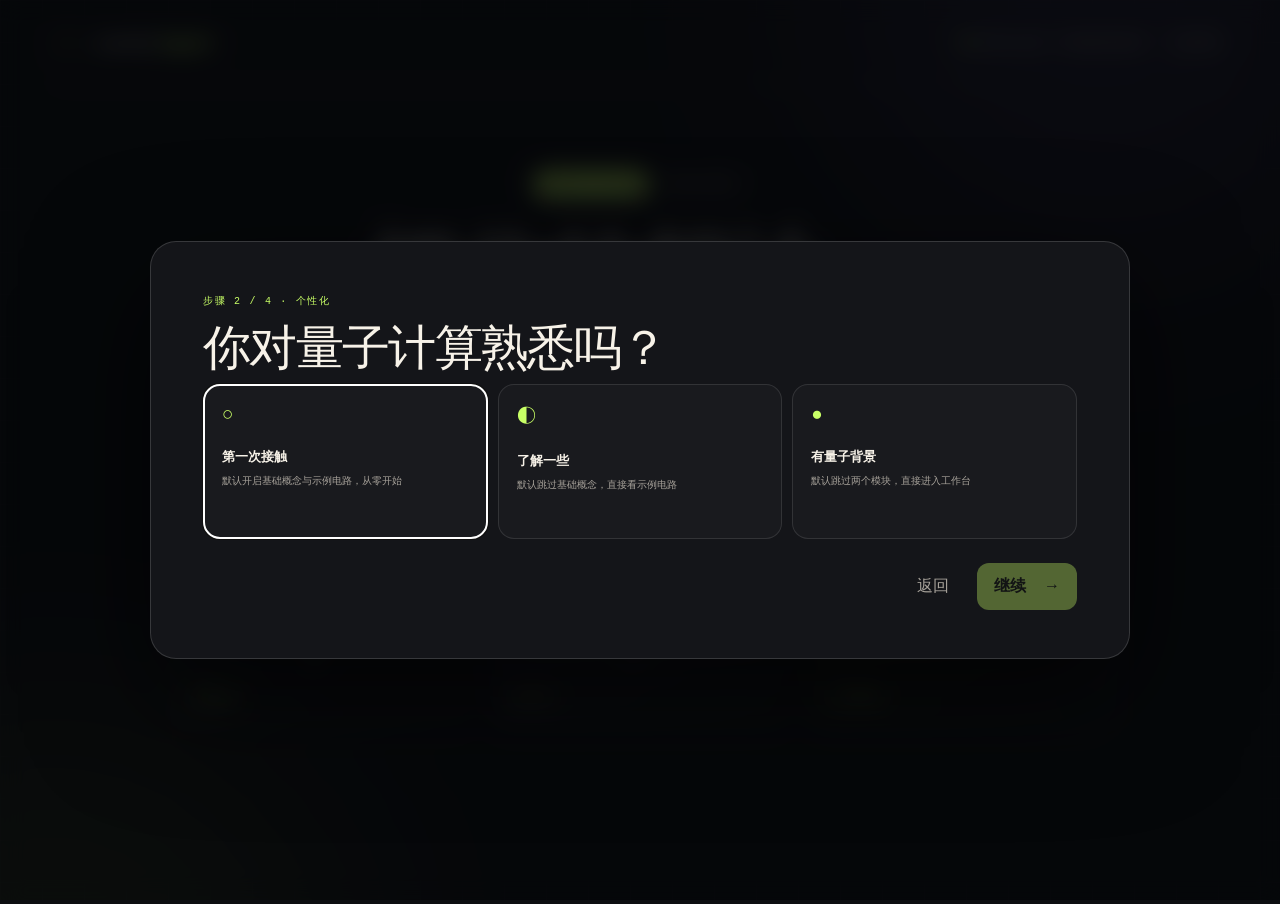
<file: starter_kit/demo.html>
<!doctype html>
<html lang="zh-CN">
<head>
  <meta charset="utf-8">
  <meta name="viewport" content="width=device-width, initial-scale=1">
  <meta name="description" content="由 starter_kit/web 生成的 LoomQ 独立 Demo">
  <title>LoomQ Agent · Generated Demo</title>
  <style>html,body,#loomq-demo{width:100%;height:100%;margin:0;border:0;background:#0d0e11;overflow:hidden}</style>
</head>
<body>
  <!-- Generated from starter_kit/web; source fingerprint: 2cf49ed7f507 -->
  <iframe id="loomq-demo" title="LoomQ Agent Demo"></iframe>
  <script>
    const pages = {home:"<!doctype html>\n<html lang=\"zh-CN\">\n<head>\n  <meta charset=\"utf-8\">\n  <meta name=\"viewport\" content=\"width=device-width, initial-scale=1\">\n  <meta name=\"description\" content=\"用自然语言生成、修复并运行量子电路。\">\n  <title>LoomQ Agent · 人人都能使用量子计算<\/title>\n  <style>\n:root {\n  color-scheme: dark;\n  --ink: #f7f2e8;\n  --muted: #a7a29a;\n  --surface: rgba(22, 23, 27, 0.78);\n  --surface-strong: #1b1c20;\n  --line: rgba(255, 255, 255, 0.11);\n  --lime: #c8ff66;\n  --violet: #9d8cff;\n  --coral: #ff846f;\n  --background: #0d0e11;\n  --radius: 22px;\n  font-family: Inter, ui-sans-serif, -apple-system, BlinkMacSystemFont, \"Segoe UI\", sans-serif;\n}\n\n* { box-sizing: border-box; }\nhtml { scroll-behavior: smooth; }\nbody {\n  margin: 0;\n  min-height: 100vh;\n  color: var(--ink);\n  background:\n    linear-gradient(rgba(255,255,255,.025) 1px, transparent 1px),\n    linear-gradient(90deg, rgba(255,255,255,.025) 1px, transparent 1px),\n    var(--background);\n  background-size: 42px 42px;\n  overflow-x: hidden;\n}\nbutton, textarea { font: inherit; }\nbutton { color: inherit; }\n\n.ambient {\n  position: fixed;\n  width: 44vw;\n  height: 44vw;\n  border-radius: 50%;\n  filter: blur(110px);\n  opacity: .12;\n  pointer-events: none;\n  z-index: -1;\n}\n.ambient-one { background: var(--violet); top: -24vw; right: -8vw; }\n.ambient-two { background: var(--lime); bottom: -30vw; left: -18vw; }\n\n.topbar {\n  width: min(1180px, calc(100% - 40px));\n  margin: 0 auto;\n  height: 86px;\n  display: flex;\n  align-items: center;\n  justify-content: space-between;\n  border-bottom: 1px solid var(--line);\n}\n.brand { color: var(--ink); text-decoration: none; display: flex; gap: 12px; align-items: center; font-size: 19px; letter-spacing: -.02em; }\n.brand b { color: var(--lime); font-weight: 600; }\n.brand-mark { width: 32px; height: 32px; border: 1px solid var(--line); border-radius: 50%; position: relative; display: grid; place-items: center; }\n.brand-mark i { position: absolute; width: 4px; height: 4px; background: var(--lime); border-radius: 50%; }\n.brand-mark i:nth-child(1) { transform: translate(-7px, 4px); }\n.brand-mark i:nth-child(2) { transform: translate(7px, 4px); }\n.brand-mark i:nth-child(3) { transform: translate(0, -7px); }\n.runtime-status { display: flex; align-items: center; gap: 9px; color: var(--muted); font-size: 13px; }\n.status-dot { width: 7px; height: 7px; border-radius: 50%; background: var(--lime); box-shadow: 0 0 18px var(--lime); }\n.status-dot.is-offline { background: var(--coral); box-shadow: 0 0 18px rgba(255,132,111,.55); }\n.settings-button { border: 1px solid var(--line); border-radius: 999px; background: rgba(255,255,255,.03); color: var(--muted); padding: 7px 11px; cursor: pointer; font-size: 11px; margin-left: 7px; }\n.settings-button:hover { border-color: rgba(200,255,102,.4); color: var(--ink); }\n\nmain { width: min(1100px, calc(100% - 40px)); margin: 0 auto; padding: 78px 0 100px; }\n.hero { text-align: center; max-width: 940px; margin: 0 auto; }\n.eyebrow { display: inline-flex; border: 1px solid var(--line); border-radius: 999px; padding: 6px; gap: 5px; margin-bottom: 25px; background: rgba(255,255,255,.025); }\n.eyebrow span { padding: 6px 11px; font-size: 11px; letter-spacing: .08em; text-transform: uppercase; color: var(--muted); }\n.eyebrow span:first-child { background: var(--lime); color: #14170f; border-radius: 999px; font-weight: 700; }\nh1 { font-family: Georgia, \"Times New Roman\", serif; font-weight: 400; font-size: clamp(52px, 8vw, 96px); letter-spacing: -.055em; line-height: .93; margin: 0; }\nh1 em { color: var(--lime); font-weight: 400; }\n.hero > p { color: var(--muted); line-height: 1.75; font-size: 17px; max-width: 680px; margin: 28px auto 26px; }\n\n.guide-launcher { width: min(650px, 100%); margin: 0 auto 52px; padding: 14px 16px; border: 1px solid rgba(200,255,102,.34); border-radius: 18px; background: linear-gradient(100deg, rgba(200,255,102,.1), rgba(157,140,255,.06)); display: grid; grid-template-columns: 48px 1fr 38px; gap: 15px; align-items: center; text-align: left; cursor: pointer; box-shadow: 0 14px 45px rgba(0,0,0,.18); transition: .22s ease; }\n.guide-launcher:hover, .guide-launcher:focus-visible { transform: translateY(-3px); border-color: var(--lime); box-shadow: 0 18px 55px rgba(0,0,0,.24), 0 0 30px rgba(200,255,102,.08); outline: none; }\n.guide-symbol { width: 48px; height: 48px; border-radius: 14px; background: var(--lime); color: #11140d; display: grid; place-items: center; font: 400 28px Georgia, serif; }\n.guide-copy { min-width: 0; display: grid; gap: 4px; }\n.guide-copy small { color: var(--lime); font: 9px ui-monospace, monospace; letter-spacing: .12em; }\n.guide-copy strong { font-size: 15px; }\n.guide-copy em { color: var(--muted); font-size: 10px; font-style: normal; }\n.guide-arrow { width: 34px; height: 34px; border: 1px solid var(--line); border-radius: 50%; display: grid; place-items: center; color: var(--lime); font-size: 17px; transition: .2s ease; }\n.guide-launcher:hover .guide-arrow { transform: translateX(3px); background: var(--lime); color: #11140d; }\n\n.portal-grid { display: grid; grid-template-columns: repeat(3, 1fr); gap: 14px; margin-top: 48px; text-align: left; }\n.portal-card { min-height: 265px; padding: 22px; border: 1px solid var(--line); border-radius: 22px; background: rgba(255,255,255,.025); color: var(--ink); text-decoration: none; cursor: pointer; display: flex; flex-direction: column; align-items: flex-start; transition: .24s ease; }\n.portal-card:hover, .portal-card:focus-visible { transform: translateY(-5px); border-color: rgba(200,255,102,.48); background: rgba(200,255,102,.055); outline: none; box-shadow: 0 22px 50px rgba(0,0,0,.2); }\n.portal-guide { background: linear-gradient(150deg, rgba(157,140,255,.12), rgba(200,255,102,.035)); }\n.portal-workspace { border-color: rgba(200,255,102,.28); background: linear-gradient(150deg, rgba(200,255,102,.09), rgba(200,255,102,.015)); }\n.portal-index { color: var(--lime); font: 9px ui-monospace, SFMono-Regular, Menlo, monospace; letter-spacing: .13em; }\n.portal-symbol { width: 48px; height: 48px; margin: 28px 0 20px; border: 1px solid rgba(200,255,102,.25); border-radius: 15px; display: grid; place-items: center; color: var(--lime); font: 26px Georgia, serif; }\n.portal-card strong { font: 400 27px/1.1 Georgia, \"Times New Roman\", serif; }\n.portal-card small { color: var(--muted); line-height: 1.6; margin-top: 10px; }\n.portal-action { color: var(--lime); font-size: 11px; margin-top: auto; padding-top: 22px; }\n\n.journey { position: relative; display: grid; grid-template-columns: repeat(4, 1fr); max-width: 850px; margin: 0 auto 48px; padding-top: 24px; text-align: left; }\n.journey-line { position: absolute; top: 5px; left: 9%; right: 9%; height: 1px; background: var(--line); overflow: hidden; }\n.journey-line span { display: block; width: 0; height: 100%; background: linear-gradient(90deg, var(--lime), var(--violet)); box-shadow: 0 0 14px var(--lime); transition: width .55s ease; }\n.journey-step { position: relative; padding: 0 18px; border-left: 1px solid var(--line); display: grid; gap: 5px; }\n.journey-step::before { content: \"\"; position: absolute; width: 7px; height: 7px; border-radius: 50%; background: #4b4b4e; top: -23px; left: calc(9% - 3px); border: 3px solid var(--background); }\n.journey-step.is-active::before { background: var(--lime); box-shadow: 0 0 16px var(--lime); }\n.journey-step.is-complete::before { background: var(--violet); }\n.journey-step.is-active strong { color: var(--lime); }\n.journey-step b { color: var(--lime); font: 10px ui-monospace, SFMono-Regular, Menlo, monospace; }\n.journey-step strong { font-size: 13px; }\n.journey-step small { color: #77746e; font-size: 11px; }\n\n.starter-grid { display: grid; grid-template-columns: repeat(3, 1fr); gap: 12px; text-align: left; }\n.starter-card { border: 1px solid var(--line); background: rgba(255,255,255,.025); border-radius: 18px; padding: 20px; cursor: pointer; transition: .2s ease; min-height: 132px; display: flex; flex-direction: column; align-items: flex-start; }\n.starter-card:hover, .starter-card:focus-visible { transform: translateY(-3px); border-color: rgba(200,255,102,.45); background: rgba(200,255,102,.055); outline: none; }\n.starter-number { color: var(--lime); font-family: ui-monospace, SFMono-Regular, Menlo, monospace; font-size: 11px; margin-bottom: 24px; }\n.starter-card strong { font-size: 15px; margin-bottom: 7px; }\n.starter-card small { color: var(--muted); line-height: 1.45; }\n\n.workspace { margin-top: 70px; border: 1px solid var(--line); border-radius: 28px; background: var(--surface); backdrop-filter: blur(24px); overflow: hidden; box-shadow: 0 32px 90px rgba(0,0,0,.3); }\n.workspace-nav { display: flex; align-items: center; gap: 10px; }\n.workspace-nav a { color: var(--muted); border: 1px solid var(--line); border-radius: 999px; padding: 8px 12px; text-decoration: none; font-size: 11px; }\n.workspace-nav a:hover, .workspace-nav a:focus-visible { color: var(--ink); border-color: rgba(200,255,102,.4); outline: none; }\n.workspace-nav .back-home { color: var(--lime); }\n.workspace-page .topbar { height: 64px; }\n.workspace-page .brand { font-size: 16px; }\n.workspace-page .brand-mark { width: 28px; height: 28px; }\n.workspace-main { width: min(1540px, calc(100% - 40px)); padding-top: 24px; padding-bottom: 32px; }\n.workspace-heading { display: grid; grid-template-columns: minmax(0, 1.5fr) minmax(260px, .65fr); gap: 38px; align-items: end; }\n.workspace-heading h1 { font-size: clamp(32px, 4vw, 50px); line-height: .98; }\n.workspace-heading > p { max-width: 430px; color: var(--muted); font-size: 13px; line-height: 1.6; margin: 0 0 3px; }\n.workspace-kicker { display: block; color: var(--lime); font: 8px ui-monospace, SFMono-Regular, Menlo, monospace; letter-spacing: .17em; margin-bottom: 10px; }\n.workspace-page .journey { max-width: none; margin: 28px 0 14px; padding-top: 19px; }\n.workspace-page .journey-line { top: 3px; }\n.workspace-page .journey-step { gap: 3px; }\n.workspace-page .journey-step::before { top: -18px; }\n.workspace-page .journey-step strong { font-size: 12px; }\n.workspace-page .journey-step small { font-size: 9px; }\n.workspace-page .workspace { margin-top: 0; }\n.workspace-split { display: grid; grid-template-columns: minmax(0, 1.62fr) minmax(360px, 1fr); gap: 16px; align-items: stretch; margin-top: 12px; }\n.chat-workspace, .circuit-panel { height: calc(100dvh - 28px); min-height: 680px; }\n.chat-workspace { display: flex; flex-direction: column; min-width: 0; }\n.workspace-page .conversation { flex: 1 1 auto; min-height: 0; max-height: none; }\n.workspace-page .message { max-width: 100%; }\n.conversation { min-height: 280px; max-height: 720px; overflow-y: auto; padding: 30px; display: flex; flex-direction: column; gap: 26px; }\n.message { display: flex; gap: 14px; max-width: 900px; }\n.user-message { align-self: flex-end; flex-direction: row-reverse; max-width: 740px; }\n.avatar { flex: 0 0 auto; width: 36px; height: 36px; border-radius: 12px; background: var(--lime); color: #13150f; font-size: 10px; font-weight: 800; display: grid; place-items: center; letter-spacing: -.03em; }\n.user-message .avatar { background: var(--violet); color: white; }\n.message-body { min-width: 0; }\n.markdown-body { line-height: 1.72; overflow-wrap: anywhere; }\n.markdown-body > :first-child { margin-top: 0; }\n.markdown-body > :last-child { margin-bottom: 0; }\n.markdown-body p { margin: 0 0 10px; }\n.markdown-body h3, .markdown-body h4, .markdown-body h5, .markdown-body h6 { margin: 16px 0 7px; color: var(--ink); line-height: 1.4; }\n.markdown-body ul, .markdown-body ol { margin: 8px 0 12px; padding-left: 24px; }\n.markdown-body li { margin: 5px 0; padding-left: 3px; }\n.markdown-body strong { color: var(--ink); font-weight: 760; }\n.markdown-body em { color: #d7d2c9; }\n.markdown-body code { padding: 2px 5px; border: 1px solid var(--line); border-radius: 5px; background: rgba(255,255,255,.045); color: var(--lime); font: .88em ui-monospace, SFMono-Regular, Menlo, monospace; }\n.markdown-body pre { margin: 11px 0; padding: 13px 15px; overflow-x: auto; border: 1px solid var(--line); border-radius: 12px; background: #0d0e11; }\n.markdown-body pre code { padding: 0; border: 0; background: transparent; color: #e8e5df; }\n.markdown-body blockquote { margin: 10px 0; padding: 7px 12px; border-left: 3px solid var(--lime); color: var(--muted); background: rgba(200,255,102,.035); }\n.message-meta { color: var(--muted); font-size: 11px; letter-spacing: .05em; text-transform: uppercase; margin: 1px 0 8px; }\n.message p { line-height: 1.7; margin: 0; }\n.user-message p { background: rgba(157,140,255,.13); border: 1px solid rgba(157,140,255,.2); border-radius: 18px 4px 18px 18px; padding: 13px 16px; white-space: pre-wrap; }\n\n.result-card { margin-top: 15px; border: 1px solid var(--line); border-radius: 18px; overflow: hidden; background: #111216; }\n.result-head { padding: 13px 16px; display: flex; align-items: center; justify-content: space-between; border-bottom: 1px solid var(--line); }\n.validation-badge { display: inline-flex; align-items: center; gap: 7px; color: var(--lime); font-size: 12px; font-weight: 650; }\n.validation-badge::before { content: \"✓\"; width: 19px; height: 19px; display: grid; place-items: center; border-radius: 50%; background: rgba(200,255,102,.13); }\n.copy-button { border: 0; background: transparent; color: var(--muted); cursor: pointer; font-size: 12px; padding: 6px; }\n.copy-button:hover { color: var(--ink); }\npre { margin: 0; padding: 19px; overflow-x: auto; color: #e6e2ff; font: 13px/1.75 ui-monospace, SFMono-Regular, Menlo, Consolas, monospace; }\n.run-panel { padding: 17px 18px; border-top: 1px solid var(--line); background: rgba(200,255,102,.025); }\n.run-summary { color: var(--muted); font-size: 13px; line-height: 1.55; margin-bottom: 14px; }\n.counts { display: grid; gap: 8px; }\n.count-row { display: grid; grid-template-columns: 55px 1fr 56px; gap: 10px; align-items: center; font: 12px ui-monospace, SFMono-Regular, Menlo, monospace; }\n.count-track { height: 7px; background: rgba(255,255,255,.07); border-radius: 999px; overflow: hidden; }\n.count-fill { height: 100%; width: 0; background: linear-gradient(90deg, var(--violet), var(--lime)); border-radius: inherit; transition: width .7s ease; }\n.backend-card { padding: 20px; margin-top: 14px; border: 1px solid rgba(200,255,102,.25); background: rgba(200,255,102,.05); border-radius: 18px; }\n.backend-head { display: flex; justify-content: space-between; gap: 18px; align-items: flex-start; }\n.backend-identity { min-width: 0; display: grid; gap: 6px; }\n.backend-identity > span { color: var(--lime); font: 10px ui-monospace, SFMono-Regular, Menlo, monospace; letter-spacing: .08em; }\n.backend-identity strong { font-size: 18px; line-height: 1.35; }\n.backend-identity code { color: #7f7d84; font: 10px ui-monospace, SFMono-Regular, Menlo, monospace; word-break: break-word; }\n.recommendation-badge { flex: 0 0 auto; padding: 6px 9px; border-radius: 999px; background: var(--lime); color: #11140d; font-size: 10px; font-weight: 750; }\n.backend-facts { display: grid; grid-template-columns: repeat(4, 1fr); gap: 9px; margin: 18px 0 0; }\n.backend-facts > div { padding: 12px; border: 1px solid var(--line); border-radius: 12px; background: rgba(0,0,0,.12); }\n.backend-facts dt { color: #77757b; font-size: 9px; margin-bottom: 7px; }\n.backend-facts dd { margin: 0; color: var(--ink); font-size: 12px; line-height: 1.45; }\n.backend-note, .backend-alternatives { color: var(--muted); font-size: 11px; line-height: 1.6; margin: 14px 0 0; }\n.backend-alternatives { padding-top: 12px; border-top: 1px solid var(--line); }\n.error-card { margin-top: 12px; padding: 14px 16px; border: 1px solid rgba(255,132,111,.3); background: rgba(255,132,111,.07); border-radius: 14px; color: #ffc2b7; }\n.follow-up-suggestions { display: flex; flex-wrap: wrap; gap: 8px; margin-top: 12px; }\n.follow-up-suggestions button { border: 1px solid rgba(200,255,102,.22); background: rgba(200,255,102,.045); color: var(--muted); border-radius: 999px; padding: 8px 11px; cursor: pointer; font-size: 11px; }\n.follow-up-suggestions button:hover, .follow-up-suggestions button:focus-visible { border-color: var(--lime); color: var(--ink); outline: none; }\n\n.composer { flex: 0 0 auto; border-top: 1px solid var(--line); padding: 15px 18px 18px; background: rgba(10,11,13,.65); }\n.composer-prompts { display: grid; grid-template-columns: repeat(3, minmax(0, 1fr)); gap: 7px; margin-bottom: 12px; }\n.composer-prompts[hidden] { display: none; }\n.composer-prompts button { min-width: 0; min-height: 50px; padding: 10px 12px; border: 1px solid var(--line); border-radius: 8px; background: rgba(255,255,255,.025); color: var(--muted); cursor: pointer; display: flex; align-items: center; gap: 9px; text-align: left; transition: .2s ease; }\n.composer-prompts button:hover, .composer-prompts button:focus-visible { border-color: rgba(200,255,102,.5); background: rgba(200,255,102,.055); color: var(--ink); outline: none; }\n.composer-prompts span { flex: 0 0 auto; color: var(--lime); font: 11px ui-monospace, SFMono-Regular, Menlo, monospace; }\n.composer-prompts strong { min-width: 0; overflow: hidden; text-overflow: ellipsis; white-space: nowrap; font-size: 13px; font-weight: 650; }\n.conversation-context { margin: -2px 0 10px; padding: 9px 11px; border: 1px solid rgba(200,255,102,.2); border-radius: 11px; background: rgba(200,255,102,.045); color: var(--lime); font-size: 11px; display: flex; align-items: center; justify-content: space-between; gap: 14px; }\n.conversation-context[hidden] { display: none; }\n.conversation-context span { overflow: hidden; text-overflow: ellipsis; white-space: nowrap; }\ntextarea { width: 100%; resize: none; border: 0; outline: 0; color: var(--ink); background: transparent; padding: 6px 7px 14px; line-height: 1.6; min-height: 60px; }\ntextarea::placeholder { color: #73716d; }\n.composer-footer { display: flex; align-items: center; justify-content: space-between; gap: 20px; }\n.composer-left-actions { display: flex; align-items: center; gap: 14px; min-width: 0; }\n.composer-left-actions > span { color: #77746e; font-size: 11px; }\n.clear-conversation-button { min-height: 40px; padding: 10px 15px; border: 1px solid rgba(255,255,255,.16); border-radius: 11px; background: rgba(255,255,255,.035); color: var(--muted); cursor: pointer; font-size: 11px; font-weight: 650; }\n.clear-conversation-button:hover, .clear-conversation-button:focus-visible { border-color: rgba(200,255,102,.5); background: rgba(200,255,102,.055); color: var(--ink); outline: none; }\n.clear-conversation-button:disabled { opacity: .45; cursor: wait; }\nkbd { font: inherit; border: 1px solid var(--line); border-bottom-width: 2px; border-radius: 5px; padding: 2px 5px; }\n.send-button { border: 0; border-radius: 12px; background: var(--lime); color: #11140d; padding: 12px 17px; font-weight: 750; cursor: pointer; display: flex; gap: 14px; align-items: center; }\n.send-button:hover { filter: brightness(1.08); }\n.send-button:disabled { opacity: .45; cursor: wait; }\n.privacy-note { flex: 0 0 auto; text-align: center; color: #65635f; font-size: 11px; margin: 12px 0 14px; }\n\n.circuit-panel { min-width: 0; border: 1px solid var(--line); border-radius: 28px; background: #111216; overflow: hidden; box-shadow: 0 32px 90px rgba(0,0,0,.3); display: flex; flex-direction: column; }\n.circuit-panel-head { flex: 0 0 auto; min-height: 82px; padding: 18px 22px; border-bottom: 1px solid var(--line); display: flex; align-items: center; justify-content: space-between; gap: 18px; }\n.circuit-panel-head > div:first-child { min-width: 0; }\n.circuit-panel-head > div:first-child > span { display: block; color: var(--lime); font: 8px ui-monospace, SFMono-Regular, Menlo, monospace; letter-spacing: .15em; margin-bottom: 7px; }\n.circuit-panel-head h2 { margin: 0; font: 400 24px/1.1 Georgia, \"Times New Roman\", serif; letter-spacing: 0; }\n.circuit-summary { flex: 0 0 auto; display: flex; gap: 6px; }\n.circuit-summary[hidden] { display: none; }\n.circuit-summary span { padding: 6px 8px; border: 1px solid var(--line); border-radius: 7px; color: var(--muted); font: 9px ui-monospace, SFMono-Regular, Menlo, monospace; }\n.circuit-empty { flex: 1 1 auto; display: grid; place-content: center; justify-items: center; gap: 13px; color: #74736f; }\n.circuit-empty[hidden] { display: none; }\n.circuit-empty > span { width: 62px; height: 62px; border: 1px solid rgba(200,255,102,.24); border-radius: 50%; display: grid; place-items: center; color: var(--lime); font: 21px Georgia, \"Times New Roman\", serif; }\n.circuit-empty strong { font-size: 12px; font-weight: 600; }\n.circuit-view { flex: 1 1 auto; min-height: 0; display: flex; flex-direction: column; }\n.circuit-view[hidden] { display: none; }\n.circuit-caption { flex: 0 0 auto; min-height: 54px; padding: 12px 18px; border-bottom: 1px solid var(--line); display: flex; align-items: center; justify-content: space-between; gap: 14px; }\n.circuit-caption strong { min-width: 0; overflow: hidden; text-overflow: ellipsis; white-space: nowrap; font-size: 12px; }\n.circuit-caption span { color: var(--lime); font: 9px ui-monospace, SFMono-Regular, Menlo, monospace; }\n.circuit-scroll { flex: 1 1 auto; min-height: 0; overflow: auto; overscroll-behavior: contain; background: #0d0e11; scrollbar-color: #3d3e3c transparent; }\n.circuit-scroll:focus-visible { outline: 1px solid var(--lime); outline-offset: -1px; }\n.circuit-runner { flex: 0 0 auto; max-height: 260px; padding: 14px 16px 16px; border-top: 1px solid var(--line); background: #121419; overflow-y: auto; }\n.circuit-runner-controls { display: grid; grid-template-columns: minmax(0, 1fr) auto auto; gap: 10px; align-items: center; }\n.circuit-runner-controls > div { display: grid; gap: 3px; min-width: 0; }\n.circuit-runner-controls > div > span { color: var(--lime); font: 10px ui-monospace, SFMono-Regular, Menlo, monospace; letter-spacing: .12em; }\n.circuit-runner-controls > div > strong { font-size: 16px; }\n.circuit-runner-controls label { display: grid; gap: 3px; color: var(--muted); font-size: 10px; }\n.circuit-runner-controls select { min-height: 38px; padding: 0 28px 0 10px; border: 1px solid var(--line); border-radius: 8px; background: #191b20; color: var(--ink); font: 13px ui-monospace, SFMono-Regular, Menlo, monospace; }\n.circuit-runner-controls button { min-height: 40px; padding: 9px 13px; border: 0; border-radius: 9px; background: var(--lime); color: #11140d; font-size: 13px; font-weight: 750; cursor: pointer; }\n.circuit-runner-controls button:disabled { opacity: .5; cursor: wait; }\n.circuit-runner-status { margin: 10px 0 0; color: #8e918b; font-size: 11px; line-height: 1.5; }\n.circuit-runner-status.is-error { color: #ffb3a6; }\n.circuit-runner-results { display: grid; gap: 7px; margin-top: 12px; padding-top: 11px; border-top: 1px solid var(--line); }\n.circuit-runner-results[hidden] { display: none; }\n.circuit-result-row { display: grid; grid-template-columns: minmax(48px, auto) 1fr 92px; gap: 10px; align-items: center; font: 12px ui-monospace, SFMono-Regular, Menlo, monospace; }\n.circuit-result-row > span { color: var(--ink); overflow: hidden; text-overflow: ellipsis; }\n.circuit-result-track { height: 8px; overflow: hidden; border-radius: 999px; background: rgba(255,255,255,.07); }\n.circuit-result-fill { display: block; width: 0; height: 100%; border-radius: inherit; background: linear-gradient(90deg, var(--violet), var(--lime)); transition: width .55s ease; }\n.circuit-result-row > strong { color: var(--muted); font-weight: 500; text-align: right; white-space: nowrap; }\n.circuit-diagram { position: relative; display: grid; grid-template-columns: 104px max-content; width: max-content; min-width: 100%; padding: 20px 22px 26px 0; }\n.circuit-labels { position: sticky; left: 0; z-index: 8; background: #0d0e11; box-shadow: 12px 0 18px rgba(13,14,17,.9); }\n.circuit-label-head { height: 38px; padding-left: 17px; color: #666762; display: flex; align-items: center; font: 8px ui-monospace, SFMono-Regular, Menlo, monospace; letter-spacing: .12em; }\n.circuit-qubit-label { height: 64px; padding: 0 12px 0 17px; display: flex; align-items: center; justify-content: space-between; gap: 8px; }\n.circuit-qubit-label strong { color: #d9d6cf; font: 10px ui-monospace, SFMono-Regular, Menlo, monospace; }\n.circuit-qubit-label span { color: #696a66; font: 11px Georgia, \"Times New Roman\", serif; }\n.circuit-operations { display: flex; min-width: 148px; }\n.circuit-operation { position: relative; flex: 0 0 74px; width: 74px; }\n.operation-number { position: absolute; top: 12px; left: 50%; transform: translateX(-50%); color: #555651; font: 8px ui-monospace, SFMono-Regular, Menlo, monospace; }\n.circuit-wire { position: absolute; z-index: 0; left: 0; right: 0; height: 1px; background: #4a4c49; }\n.gate-connector { position: absolute; z-index: 1; left: 50%; width: 1px; background: #a4a79f; transform: translateX(-50%); }\n.barrier-connector { width: 0; border-left: 1px dashed #686a65; background: transparent; }\n.circuit-gate { position: absolute; z-index: 2; left: 50%; transform: translate(-50%, -50%); display: grid; place-items: center; color: #ecf0e7; font-family: ui-monospace, SFMono-Regular, Menlo, monospace; }\n.circuit-gate b { font-size: 11px; font-weight: 750; }\n.circuit-gate small { position: absolute; top: calc(100% + 4px); left: 50%; max-width: 66px; transform: translateX(-50%); color: #81837e; font-size: 7px; white-space: nowrap; overflow: hidden; text-overflow: ellipsis; }\n.gate-box { width: 40px; height: 40px; border: 1px solid rgba(200,255,102,.65); border-radius: 6px; background: #1a1d17; box-shadow: 0 0 18px rgba(200,255,102,.05); }\n.control-gate { width: 12px; height: 12px; border-radius: 50%; background: var(--lime); box-shadow: 0 0 0 4px #0d0e11; }\n.target-gate { width: 30px; height: 30px; border: 1px solid var(--lime); border-radius: 50%; background: #141712; color: var(--lime); font-size: 20px; box-shadow: 0 0 0 4px #0d0e11; }\n.target-gate b { font-size: 19px; line-height: 1; font-weight: 400; }\n.controlled-target { border-color: rgba(157,140,255,.8); background: #191722; }\n.swap-gate { width: 27px; height: 27px; background: #0d0e11; color: var(--violet); font-size: 22px; }\n.swap-gate b { font-size: 22px; font-weight: 400; }\n.measurement-gate { width: 44px; height: 38px; border: 1px solid rgba(157,140,255,.78); border-radius: 6px; background: #191722; color: #ded8ff; }\n.measurement-gate b { font-family: Georgia, \"Times New Roman\", serif; font-size: 16px; font-weight: 400; }\n.circuit-idle-column { width: 148px; height: 102px; padding-top: 52px; color: #666762; text-align: center; font-size: 10px; }\n.circuit-truncated { position: sticky; left: 16px; grid-column: 1 / -1; margin: 16px 0 0 16px; color: #858680; font-size: 9px; }\n\n.onboarding { width: min(980px, calc(100% - 32px)); max-height: calc(100dvh - 24px); padding: 0; border: 1px solid rgba(255,255,255,.15); border-radius: 26px; color: var(--ink); background: #141519; box-shadow: 0 40px 120px rgba(0,0,0,.65); overflow: auto; }\n.onboarding[data-active-step=\"ready\"] { width: min(1180px, calc(100% - 32px)); }\n.onboarding[data-active-step=\"basics\"] { width: min(1120px, calc(100% - 32px)); }\n.onboarding[data-active-step=\"basics\"] .onboarding-content { padding: 38px 44px 30px; }\n.onboarding[data-active-step=\"ready\"] .onboarding-content { padding: 38px 44px 30px; }\n.onboarding::backdrop { background: rgba(5,6,8,.78); backdrop-filter: blur(12px); }\n.onboarding-shell { min-height: 0; display: block; }\n.step-label { color: var(--lime); font: 10px ui-monospace, SFMono-Regular, Menlo, monospace; letter-spacing: .17em; }\n\n.onboarding-content { position: relative; padding: 48px 52px; min-width: 0; }\n.dialog-close { position: absolute; top: 20px; right: 22px; width: 34px; height: 34px; border: 1px solid var(--line); border-radius: 50%; background: transparent; color: var(--muted); font-size: 22px; cursor: pointer; }\n.onboarding[data-required=\"true\"] .dialog-close { display: none; }\n.onboarding-step[hidden] { display: none; }\n.onboarding h2 { margin: 14px 0 10px; font: 400 clamp(32px, 5vw, 48px)/1.08 Georgia, \"Times New Roman\", serif; letter-spacing: -.035em; }\n.step-intro { max-width: 570px; color: var(--muted); font-size: 13px; line-height: 1.7; margin: 0 0 28px; }\n.config-form { margin-top: 6px; }\n#config-fields { display: grid; grid-template-columns: 1fr 1fr; gap: 13px; }\n.config-field { display: block; padding: 13px 14px 11px; border: 1px solid var(--line); border-radius: 14px; background: rgba(255,255,255,.025); }\n.config-field:focus-within { border-color: rgba(157,140,255,.55); }\n.field-head { display: flex; justify-content: space-between; gap: 8px; align-items: center; margin-bottom: 9px; }\n.field-head strong { font-size: 12px; }\n.field-head small { color: var(--coral); font-size: 9px; }\n.config-field.is-valid .field-head small { color: var(--lime); }\n.config-field input { width: 100%; border: 0; border-bottom: 1px solid var(--line); outline: 0; color: var(--ink); background: transparent; padding: 5px 0 8px; font: 12px ui-monospace, SFMono-Regular, Menlo, monospace; }\n.config-field input::placeholder { color: #5f5e63; }\n.field-help { display: block; color: #69686d; font-size: 9px; padding-top: 7px; }\n.form-error { min-height: 18px; color: #ffaca0; font-size: 11px; margin: 10px 0 0; }\n.dialog-actions { display: flex; align-items: center; justify-content: space-between; gap: 16px; margin-top: 10px; }\n.dialog-actions.align-right { justify-content: flex-end; margin-top: 24px; }\n.local-only { color: #747278; font-size: 10px; }\n.local-only code { color: #a5a2ab; }\n.primary-action { border: 0; border-radius: 12px; background: var(--lime); color: #10140c; padding: 13px 17px; font-weight: 750; cursor: pointer; }\n.primary-action span { margin-left: 14px; }\n.primary-action:disabled { opacity: .35; cursor: default; }\n.text-action { border: 0; background: transparent; color: var(--muted); padding: 12px; cursor: pointer; }\n\n.profile-options { display: grid; grid-template-columns: repeat(3, 1fr); gap: 10px; }\n.profile-card { min-height: 155px; border: 1px solid var(--line); border-radius: 16px; background: rgba(255,255,255,.025); padding: 18px; text-align: left; cursor: pointer; display: flex; flex-direction: column; align-items: flex-start; transition: .18s ease; }\n.profile-card:hover, .profile-card.is-selected { transform: translateY(-2px); border-color: rgba(200,255,102,.5); background: rgba(200,255,102,.06); }\n.profile-card.is-selected { box-shadow: inset 0 0 0 1px rgba(200,255,102,.18); }\n.profile-icon { color: var(--lime); font-size: 19px; margin-bottom: 23px; }\n.profile-card strong { font-size: 13px; margin-bottom: 7px; }\n.profile-card small { color: var(--muted); font-size: 10px; line-height: 1.5; }\n\n.basics-heading { display: grid; gap: 5px; margin: 0 0 18px; }\n.basics-heading .step-label { margin: 0; }\n.onboarding .basics-heading h2 { margin: 0; font-size: clamp(32px, 4vw, 44px); line-height: 1.05; }\n\n.concept-explorer { display: grid; grid-template-columns: 190px minmax(0, 1fr); gap: 12px; min-height: 420px; }\n.concept-sidebar { padding: 13px; border: 1px solid var(--line); border-radius: 16px; background: rgba(255,255,255,.02); display: flex; flex-direction: column; gap: 7px; }\n.concept-sidebar > span { color: var(--ink); font: 650 14px/1.2 system-ui, sans-serif; letter-spacing: .03em; padding: 8px 7px 14px; }\n.concept-sidebar button { width: 100%; min-height: 58px; padding: 10px; border: 1px solid transparent; border-radius: 11px; background: transparent; color: var(--muted); text-align: left; cursor: pointer; display: grid; grid-template-columns: 28px 1fr; align-items: center; column-gap: 7px; transition: .22s ease; }\n.concept-sidebar button:hover, .concept-sidebar button:focus-visible { color: var(--ink); background: rgba(255,255,255,.035); outline: none; }\n.concept-sidebar button[aria-current=\"step\"] { color: var(--ink); border-color: rgba(200,255,102,.34); background: rgba(200,255,102,.075); box-shadow: inset 3px 0 var(--lime); }\n.concept-sidebar button b { color: var(--lime); font: 11px ui-monospace, SFMono-Regular, Menlo, monospace; }\n.concept-sidebar button strong { font-size: 14px; }\n.concept-focus-card { min-width: 0; padding: 20px 22px 17px; border: 1px solid var(--line); border-radius: 16px; background: #111216; display: grid; grid-template-rows: auto 1fr auto; }\n.concept-focus-card > header { display: flex; align-items: center; padding-bottom: 12px; border-bottom: 1px solid var(--line); }\n.concept-focus-card > header span { color: var(--lime); font: 11px ui-monospace, SFMono-Regular, Menlo, monospace; }\n.concept-panel { align-self: center; padding: 22px 4px; animation: concept-card-in .34s ease both; }\n.concept-panel[hidden] { display: none; }\n.concept-panel h3 { max-width: 570px; font: 400 clamp(25px, 3.2vw, 35px)/1.12 Georgia, \"Times New Roman\", serif; margin: 0 0 10px; }\n.concept-panel > p { max-width: 650px; color: var(--muted); font-size: 13px; line-height: 1.7; margin: 0; }\n.concept-panel > p strong { color: var(--ink); }\n.concept-panel > p code, .concept-one-line code, .qubit-takeaway code { color: var(--lime); font-family: ui-monospace, monospace; }\n.concept-clarifier code, .qubit-story-copy code { color: var(--lime); font-family: ui-monospace, monospace; }\n.qubit-story-copy { display: grid; grid-template-columns: repeat(3, 1fr); gap: 8px; margin-top: 17px; }\n.qubit-story-copy section { min-height: 116px; padding: 13px; border: 1px solid var(--line); border-radius: 12px; background: rgba(255,255,255,.02); }\n.qubit-story-copy section.is-quantum { border-color: rgba(157,140,255,.43); background: rgba(157,140,255,.065); }\n.qubit-story-copy span { display: block; color: var(--lime); font: 650 13px/1.35 system-ui, sans-serif; letter-spacing: 0; }\n.qubit-story-copy h4 { margin: 8px 0 7px; font: 600 14px/1.4 system-ui, sans-serif; }\n.qubit-story-copy p { margin: 8px 0 0; color: var(--muted); font-size: 12px; line-height: 1.7; }\n.qubit-takeaway { margin: 10px 0 0 !important; padding-left: 11px; border-left: 3px solid var(--lime); color: var(--muted); font-size: 11px !important; }\n.qubit-takeaway b { color: var(--ink); }\n.concept-clarifier { margin-top: 11px; padding: 10px 12px; border-left: 3px solid var(--violet); border-radius: 0 9px 9px 0; display: flex; gap: 10px; background: rgba(157,140,255,.06); color: var(--muted); font-size: 10px; line-height: 1.55; }\n.concept-clarifier b { flex: 0 0 auto; color: var(--violet); }\n.gate-single-demo { display: grid; gap: 10px; margin-top: 18px; }\n.gate-picker { display: grid; grid-template-columns: auto minmax(145px, 1fr) minmax(145px, 1fr) auto; gap: 8px; align-items: stretch; }\n.gate-picker > span { align-self: center; color: var(--muted); font: 11px ui-monospace, monospace; white-space: nowrap; }\n.gate-picker button { min-height: 46px; padding: 7px 11px; border: 1px solid var(--line); border-radius: 11px; display: grid; grid-template-columns: auto 1fr; align-items: center; gap: 9px; background: rgba(255,255,255,.025); color: var(--ink); text-align: left; cursor: pointer; }\n.gate-picker button b { color: var(--lime); font: 800 16px ui-monospace, monospace; }\n.gate-picker button small { color: var(--muted); font-size: 11px; }\n.gate-picker button:hover, .gate-picker button:focus-visible, .gate-picker button[aria-pressed=\"true\"] { border-color: rgba(200,255,102,.55); background: rgba(200,255,102,.075); outline: none; }\n.gate-picker .gate-clear { min-height: 0; grid-template-columns: 1fr; color: var(--muted); font-size: 11px; text-align: center; }\n.single-gate-stage { min-height: 134px; padding: 16px; border: 1px solid rgba(200,255,102,.24); border-radius: 14px; display: grid; align-items: center; background: rgba(200,255,102,.028); overflow: hidden; }\n.gate-view[hidden] { display: none; }\n.gate-view-empty { display: grid; place-items: center; gap: 7px; color: var(--muted); text-align: center; }\n.gate-view-empty span { font-size: 12px; }\n.gate-view-empty strong { color: var(--ink); font-size: 14px; }\n.gate-view-h { display: grid; grid-template-columns: 104px 1fr 54px 1fr 66px 58px; align-items: center; animation: gate-view-in .45s ease both; }\n.gate-view-h > i, .cx-wire { height: 2px; background: rgba(255,255,255,.24); }\n.single-state { display: grid; gap: 3px; }\n.single-state b { color: var(--ink); font: 700 12px ui-monospace, monospace; }\n.single-state small { color: var(--lime); font: 11px ui-monospace, monospace; }\n.single-gate-symbol { width: 46px; height: 50px; padding: 0; justify-self: center; border: 1px solid var(--lime); border-radius: 11px; display: grid; place-items: center; align-content: center; gap: 1px; background: rgba(200,255,102,.1); color: var(--lime); box-shadow: 0 0 18px rgba(200,255,102,.14); cursor: pointer; animation: gate-button-invite 1.4s ease-in-out infinite; }\n.single-gate-symbol b { font: 800 17px ui-monospace, monospace; }\n.single-gate-symbol small { font-size: 8px; white-space: nowrap; }\n.single-gate-symbol:hover, .single-gate-symbol:focus-visible { background: var(--lime); color: #11140d; outline: none; }\n.single-measure { justify-self: center; padding: 7px 8px; border: 1px solid var(--line); border-radius: 8px; color: var(--muted); font-size: 10px; font-style: normal; white-space: nowrap; }\n.single-output { justify-self: end; min-width: 58px; padding: 6px; border: 1px solid rgba(200,255,102,.38); border-radius: 8px; color: var(--lime); font: 11px ui-monospace, monospace; text-align: center; }\n.single-output[data-result=\"0\"], .single-output[data-result=\"1\"] { background: rgba(200,255,102,.1); animation: measured .4s ease; }\n.gate-view-cx { display: grid; grid-template-columns: 104px 1fr 58px 1fr 88px; grid-template-rows: 1fr 1fr; align-items: center; animation: gate-view-in .45s ease both; }\n.state-zero { grid-column: 1; grid-row: 1; }\n.state-one { grid-column: 1; grid-row: 2; }\n.wire-top { grid-column: 2; grid-row: 1; }\n.wire-bottom { grid-column: 2; grid-row: 2; }\n.wire-top-after { grid-column: 4; grid-row: 1; }\n.wire-bottom-after { grid-column: 4; grid-row: 2; }\n.single-cx { grid-column: 3; grid-row: 1 / 3; width: 58px; height: 104px; padding: 0; justify-self: center; position: relative; border: 0; background: transparent; color: var(--lime); cursor: pointer; animation: gate-button-invite 1.4s ease-in-out infinite; }\n.single-cx b, .single-cx strong { position: absolute; left: 50%; transform: translateX(-50%); font: 700 22px/1 ui-monospace, monospace; }\n.single-cx b { top: 12px; }\n.single-cx strong { bottom: 8px; font-size: 28px; }\n.single-cx i { position: absolute; left: 50%; top: 29px; bottom: 28px; width: 2px; transform: translateX(-50%); background: currentColor; }\n.single-cx small { position: absolute; left: 50%; top: 50%; padding: 2px 4px; border-radius: 4px; transform: translate(-50%, -50%); background: #111216; color: var(--lime); font-size: 8px; white-space: nowrap; }\n.single-cx:hover, .single-cx:focus-visible { color: var(--ink); filter: drop-shadow(0 0 9px rgba(200,255,102,.55)); outline: none; }\n.single-cx:disabled { cursor: default; animation: none; filter: none; opacity: .78; }\n.single-cx:disabled small { color: var(--muted); }\n.output-top { grid-column: 5; grid-row: 1; }\n.output-bottom { grid-column: 5; grid-row: 2; }\n.gate-single-demo > p { min-height: 40px; margin: 0; padding: 10px 12px; border-left: 3px solid var(--violet); border-radius: 0 9px 9px 0; background: rgba(157,140,255,.055); color: var(--muted); font-size: 13px; line-height: 1.65; }\n.gate-single-demo > p b { color: var(--ink); }\n.gate-single-demo > p code { color: var(--lime); font-family: ui-monospace, monospace; }\n.circuit-focus-flow { display: grid; grid-template-columns: 1fr auto 1fr auto 1fr; gap: 10px; align-items: center; margin-top: 24px; }\n.circuit-focus-flow > span { min-height: 90px; padding: 12px; border: 1px solid var(--line); border-radius: 13px; display: grid; place-items: center; gap: 4px; text-align: center; background: rgba(255,255,255,.025); }\n.circuit-focus-flow > span b { color: var(--lime); font: 12px ui-monospace, monospace; }\n.circuit-focus-flow > span strong { font-size: 15px; }\n.circuit-focus-flow > span small, .circuit-focus-flow > i { color: var(--muted); font-size: 12px; font-style: normal; }\n.concept-one-line { margin-top: 12px; color: var(--muted); font-size: 13px; line-height: 1.65; text-align: center; }\n.measurement-circuit { min-height: 76px; margin-top: 16px; padding: 11px 14px; border: 1px solid var(--line); border-radius: 13px; display: grid; grid-template-columns: 48px 1fr 46px 1fr 70px 58px; align-items: center; background: rgba(255,255,255,.018); }\n.measurement-circuit > span { display: grid; gap: 2px; }\n.measurement-circuit > span b { font: 700 11px ui-monospace, monospace; }\n.measurement-circuit > span small { color: var(--lime); font: 11px ui-monospace, monospace; }\n.measurement-circuit > i { height: 2px; background: rgba(255,255,255,.23); }\n.measurement-circuit > strong { width: 40px; height: 42px; justify-self: center; border: 1px solid var(--lime); border-radius: 10px; display: grid; place-items: center; background: rgba(200,255,102,.1); color: var(--lime); font: 800 16px ui-monospace, monospace; }\n.measurement-circuit > em { justify-self: center; padding: 8px 9px; border: 1px solid rgba(200,255,102,.4); border-radius: 9px; color: var(--ink); font-size: 11px; font-style: normal; white-space: nowrap; }\n.measurement-circuit > output { justify-self: end; color: var(--lime); font: 11px ui-monospace, monospace; }\n.measurement-focus-demo { display: grid; grid-template-columns: auto 1fr; gap: 8px 16px; align-items: center; margin-top: 9px; padding: 12px; border: 1px solid rgba(200,255,102,.22); border-radius: 13px; background: rgba(200,255,102,.035); }\n.measurement-focus-demo button { border: 0; border-radius: 11px; background: var(--lime); color: #11140d; padding: 12px 15px; cursor: pointer; font-weight: 750; white-space: nowrap; }\n.measurement-focus-demo button span { margin-left: 8px; }\n.measurement-focus-demo > div { display: grid; gap: 4px; }\n.measurement-focus-demo strong { font: 400 18px Georgia, serif; }\n.measurement-focus-demo strong[data-result=\"zero\"], .measurement-focus-demo strong[data-result=\"one\"] { color: var(--lime); }\n.measurement-focus-demo p { color: var(--muted); font-size: 12px; line-height: 1.6; margin: 0; }\n.measurement-live-results { display: grid; gap: 8px; margin-top: 10px; padding: 11px 13px; border: 1px solid var(--line); border-radius: 12px; }\n.measurement-live-results > div { display: grid; grid-template-columns: 66px 1fr 38px; gap: 9px; align-items: center; }\n.measurement-live-results span { display: flex; align-items: baseline; gap: 6px; }\n.measurement-live-results span b { color: var(--lime); font: 700 12px ui-monospace, monospace; }\n.measurement-live-results span small { color: var(--muted); font-size: 10px; }\n.measurement-live-results div > i { height: 7px; border-radius: 999px; overflow: hidden; background: rgba(255,255,255,.07); }\n.measurement-live-results em { display: block; width: 0; height: 100%; border-radius: inherit; background: linear-gradient(90deg, var(--violet), var(--lime)); transition: width .55s ease; }\n.measurement-live-results div > strong { color: var(--muted); font: 11px ui-monospace, monospace; text-align: right; }\n.concept-focus-card > footer { min-height: 42px; padding-top: 13px; border-top: 1px solid var(--line); display: flex; align-items: center; justify-content: space-between; gap: 14px; }\n.concept-focus-card > footer > span { color: var(--muted); font-size: 11px; }\n.concept-focus-card > footer button { margin-left: auto; border: 0; background: transparent; color: var(--lime); cursor: pointer; font-size: 13px; }\n.concept-focus-card > footer button[hidden] { display: none; }\n\n.quantum-lab[hidden] { display: none; }\n.lab-heading { display: flex; align-items: flex-start; justify-content: space-between; gap: 24px; }\n.lab-heading h2 { font-size: clamp(31px, 4vw, 43px); margin-top: 9px; }\n.lab-heading .step-intro { margin-bottom: 17px; }\n.lab-reset { flex: 0 0 auto; margin-top: 13px; border: 1px solid var(--line); border-radius: 999px; background: rgba(255,255,255,.025); color: var(--muted); padding: 8px 12px; font-size: 10px; cursor: pointer; }\n.lab-reset:hover { color: var(--ink); border-color: rgba(200,255,102,.4); }\n.use-case { display: grid; grid-template-columns: 48px 1fr; gap: 14px; align-items: center; border: 1px solid rgba(200,255,102,.2); border-radius: 15px; padding: 12px 15px; background: linear-gradient(90deg, rgba(200,255,102,.075), rgba(200,255,102,.015)); }\n.use-case-icon { width: 43px; height: 43px; border-radius: 13px; background: var(--lime); color: #10140c; display: grid; place-items: center; font: 800 11px ui-monospace, monospace; }\n.use-case p { margin: 0; display: grid; grid-template-columns: auto 1fr; gap: 3px 12px; align-items: baseline; }\n.use-case b { color: var(--lime); font: 9px ui-monospace, monospace; letter-spacing: .09em; }\n.use-case strong { font-size: 12px; }\n.use-case small { grid-column: 2; color: #737177; font-size: 9px; line-height: 1.45; }\n\n.circuit-lab { display: grid; grid-template-columns: minmax(430px, 1.45fr) minmax(220px, .75fr); gap: 13px; margin-top: 13px; }\n.circuit-canvas { position: relative; min-height: 224px; display: grid; grid-template-columns: 62px 1fr 68px 1fr 72px 1fr 76px; grid-template-rows: 1fr 1fr; align-items: center; padding: 27px 20px; border: 1px solid var(--line); border-radius: 17px; background: radial-gradient(circle at 50% 50%, rgba(157,140,255,.08), transparent 55%), #101115; overflow: hidden; }\n.qubit-label { grid-column: 1; grid-row: 1; display: flex; align-items: center; gap: 6px; z-index: 2; }\n.label-one { grid-row: 2; }\n.qubit-label b { color: #c1bec6; font: 12px ui-monospace, monospace; display: grid; gap: 5px; }\n.qubit-label b small { color: #89868f; font: 10px ui-sans-serif, sans-serif; white-space: nowrap; }\n.bit-state { width: 28px; height: 28px; display: grid; place-items: center; border: 1px solid var(--line); border-radius: 50%; color: var(--lime); font: 13px ui-monospace, monospace; transition: .3s ease; }\n.wire { position: relative; height: 1px; background: rgba(255,255,255,.25); }\n.wire i { position: absolute; top: -3px; left: 0; width: 7px; height: 7px; border-radius: 50%; opacity: 0; background: var(--lime); box-shadow: 0 0 14px var(--lime); }\n.wire-zero { grid-column: 2; grid-row: 1; }\n.wire-zero-after { grid-column: 4; grid-row: 1; }\n.wire-zero-end { grid-column: 6; grid-row: 1; }\n.wire-one { grid-column: 2; grid-row: 2; }\n.wire-one-through { grid-column: 3; grid-row: 2; width: 100%; }\n.wire-one-after { grid-column: 4; grid-row: 2; }\n.wire-one-end { grid-column: 6; grid-row: 2; }\n.gate { z-index: 2; justify-self: center; width: 54px; height: 54px; border: 1px solid rgba(255,255,255,.2); border-radius: 12px; background: #1b1c21; color: var(--ink); display: grid; place-items: center; cursor: pointer; transition: .22s ease; }\n.gate b { font: 650 19px ui-monospace, monospace; }\n.gate span { position: absolute; transform: translateY(43px); white-space: nowrap; color: #96939b; font-size: 10px; }\n.gate:enabled:hover, .gate:enabled:focus-visible { border-color: var(--lime); box-shadow: 0 0 24px rgba(200,255,102,.14); outline: none; transform: translateY(-2px); }\n.gate:disabled { cursor: default; }\n.gate-h { grid-column: 3; grid-row: 1; }\n.cx-gate { grid-column: 5; grid-row: 1 / 3; align-self: stretch; justify-self: center; position: relative; z-index: 4; width: 62px; border: 0; background: transparent; color: #aaa7b0; cursor: pointer; }\n.cx-gate > i { position: absolute; z-index: 0; top: 26%; bottom: 26%; left: calc(50% - .5px); width: 1px; background: rgba(255,255,255,.3); transition: .25s ease; }\n.cx-control, .cx-target { position: absolute; z-index: 2; left: 50%; transform: translateX(-50%); font-family: ui-monospace, monospace; line-height: 1; transition: .25s ease; }\n.cx-control { top: calc(25% - 10px); font-size: 22px; }\n.cx-target { bottom: calc(25% - 13px); font-size: 29px; font-weight: 300; }\n.cx-gate > span { position: absolute; z-index: 3; top: 50%; left: 50%; transform: translate(-50%, -50%); padding: 6px 8px; border: 1px solid rgba(255,255,255,.2); border-radius: 8px; background: #1b1c21; white-space: nowrap; font: 700 11px ui-monospace, monospace; transition: .25s ease; }\n.cx-gate > small { position: absolute; z-index: 3; top: calc(50% + 28px); left: 50%; transform: translateX(-50%); color: #85828a; white-space: nowrap; font-size: 9px; opacity: 0; transition: .25s ease; }\n.cx-gate:disabled { cursor: default; }\n.cx-gate:enabled:hover, .cx-gate:enabled:focus-visible { outline: none; }\n.cx-gate:enabled:hover > span, .cx-gate:enabled:focus-visible > span { transform: translate(-50%, -50%) scale(1.08); }\n.measure-button { z-index: 2; justify-self: center; width: 66px; height: 50px; border: 1px solid rgba(255,255,255,.18); border-radius: 12px; background: #1b1c21; color: var(--ink); display: grid; grid-template-columns: auto auto; place-content: center; gap: 5px; transition: .22s ease; }\nbutton.measure-button { cursor: pointer; }\nbutton.measure-button:enabled:hover { border-color: var(--lime); }\n.measure-button span { color: var(--lime); font-size: 18px; }\n.measure-button b { font-size: 10px; align-self: center; }\n.measure-zero { grid-column: 7; grid-row: 1; }\n.measure-one { grid-column: 7; grid-row: 2; }\n\n.circuit-lab[data-stage=\"1\"] .gate-h, .circuit-lab[data-stage=\"2\"] .gate-h, .circuit-lab[data-stage=\"3\"] .gate-h { background: var(--lime); border-color: var(--lime); color: #12150e; box-shadow: 0 0 24px rgba(200,255,102,.2); }\n.circuit-lab[data-stage=\"0\"] .gate-h { border-color: var(--lime); outline: 3px solid rgba(200,255,102,.25); outline-offset: 5px; animation: guide-focus 1.3s ease-in-out infinite; }\n.circuit-lab[data-stage=\"1\"] .wire-zero-after i { opacity: 1; animation: travel 1.4s linear infinite; }\n.circuit-lab[data-stage=\"1\"] .cx-gate { color: var(--lime); animation: cx-invite 1.35s ease-in-out infinite; }\n.circuit-lab[data-stage=\"1\"] .cx-gate > span { border-color: var(--lime); background: var(--lime); color: #11140d; box-shadow: 0 0 22px rgba(200,255,102,.3); }\n.circuit-lab[data-stage=\"1\"] .cx-gate > small { color: var(--lime); opacity: 1; }\n.circuit-lab[data-stage=\"2\"] .cx-gate, .circuit-lab[data-stage=\"3\"] .cx-gate { color: var(--lime); text-shadow: 0 0 13px rgba(200,255,102,.55); }\n.circuit-lab[data-stage=\"2\"] .cx-gate > i, .circuit-lab[data-stage=\"3\"] .cx-gate > i { background: var(--lime); box-shadow: 0 0 13px rgba(200,255,102,.45); }\n.circuit-lab[data-stage=\"2\"] .cx-gate > span, .circuit-lab[data-stage=\"3\"] .cx-gate > span { border-color: rgba(200,255,102,.45); color: var(--lime); }\n.circuit-lab[data-stage=\"2\"] .wire-zero-end i, .circuit-lab[data-stage=\"2\"] .wire-one-end i { opacity: 1; animation: travel 1.4s linear infinite; }\n.circuit-lab[data-stage=\"2\"] .wire-one-end i { animation-delay: .18s; background: var(--violet); box-shadow: 0 0 14px var(--violet); }\n.circuit-lab[data-stage=\"2\"] .measure-button { border-color: var(--lime); outline: 3px solid rgba(200,255,102,.22); outline-offset: 4px; box-shadow: 0 0 24px rgba(200,255,102,.18); animation: guide-focus 1.3s ease-in-out infinite; }\n.circuit-lab[data-stage=\"3\"] .measure-button { border-color: rgba(200,255,102,.45); animation: measured .5s ease; }\n.circuit-lab[data-stage=\"3\"] .bit-state { background: var(--lime); color: #11140d; transform: scale(1.08); }\n\n.lab-explanation { min-width: 0; padding: 18px; border: 1px solid var(--line); border-radius: 17px; background: rgba(255,255,255,.025); }\n.lab-progress { display: flex; gap: 5px; margin-bottom: 20px; }\n.lab-progress i { width: 22px; height: 3px; border-radius: 999px; background: #3c3c42; }\n.circuit-lab[data-stage=\"0\"] .lab-progress i:nth-child(1), .circuit-lab[data-stage=\"1\"] .lab-progress i:nth-child(-n+2), .circuit-lab[data-stage=\"2\"] .lab-progress i, .circuit-lab[data-stage=\"3\"] .lab-progress i { background: var(--lime); box-shadow: 0 0 8px rgba(200,255,102,.3); }\n.lab-next-action { margin: -4px 0 18px; padding: 13px 14px; border: 1px solid rgba(200,255,102,.5); border-radius: 12px; background: rgba(200,255,102,.08); box-shadow: inset 3px 0 0 var(--lime), 0 0 24px rgba(200,255,102,.07); display: grid; gap: 5px; }\n.lab-next-action b { color: var(--lime); font: 11px ui-monospace, monospace; letter-spacing: .12em; }\n.lab-next-action span { color: var(--ink); font-size: 15px; font-weight: 750; line-height: 1.45; }\n.explanation-kicker { color: var(--lime); font: 13px ui-monospace, monospace; letter-spacing: .08em; }\n.lab-explanation h3 { font: 400 28px/1.16 Georgia, serif; margin: 12px 0; }\n.lab-explanation > p { min-height: 72px; color: var(--muted); font-size: 15px; line-height: 1.7; margin: 0; }\n.analogy { margin-top: 15px; border-top: 1px solid var(--line); padding-top: 14px; display: grid; gap: 7px; }\n.analogy b { color: var(--violet); font: 12px ui-monospace, monospace; letter-spacing: .1em; }\n.analogy span { color: #b8b5bd; font-size: 14px; line-height: 1.65; }\n\n.measurement-results { display: grid; grid-template-columns: .8fr 1.2fr; gap: 20px; margin-top: 13px; padding: 16px 18px; border: 1px solid rgba(200,255,102,.22); border-radius: 16px; background: rgba(200,255,102,.04); animation: reveal .45s ease both; }\n.measurement-results[hidden] { display: none; }\n.result-copy > span { color: var(--lime); font: 10px ui-monospace, monospace; letter-spacing: .1em; }\n.result-copy strong { display: block; margin: 8px 0; font: 400 21px Georgia, serif; }\n.result-copy p { color: var(--muted); font-size: 12px; line-height: 1.6; margin: 0; }\n.result-copy code { color: var(--ink); }\n.mini-histogram { display: grid; gap: 7px; align-content: center; }\n.mini-histogram > div { display: grid; grid-template-columns: 122px 1fr 40px; gap: 10px; align-items: center; }\n.mini-histogram span { display: flex; justify-content: space-between; gap: 6px; }\n.mini-histogram b, .mini-histogram > div > strong { font: 11px ui-monospace, monospace; }\n.mini-histogram small { color: #9a979f; font-size: 11px; }\n.mini-histogram i { height: 8px; border-radius: 999px; overflow: hidden; background: rgba(255,255,255,.07); }\n.mini-histogram em { display: block; width: 0; height: 100%; border-radius: inherit; background: linear-gradient(90deg, var(--violet), var(--lime)); transition: width .7s ease; }\n.mini-histogram .impossible { opacity: .45; }\n\n.ready-footer { display: flex; align-items: center; justify-content: flex-end; gap: 18px; margin-top: 14px; }\n.ready-footer > span { color: #77747b; font-size: 9px; }\n.ready-action { margin-top: 0; }\n\n@keyframes travel { from { left: 0; } to { left: calc(100% - 7px); } }\n@keyframes cx-invite { 50% { filter: drop-shadow(0 0 9px rgba(200,255,102,.65)); transform: scale(1.04); } }\n@keyframes guide-focus { 50% { outline-color: rgba(200,255,102,.55); box-shadow: 0 0 34px rgba(200,255,102,.35); } }\n@keyframes measured { 50% { transform: scale(1.08); box-shadow: 0 0 30px rgba(200,255,102,.2); } }\n@keyframes concept-card-in { from { opacity: 0; transform: translateY(7px); } to { opacity: 1; transform: translateY(0); } }\n@keyframes gate-view-in { from { opacity: 0; transform: translateX(-12px); } to { opacity: 1; transform: translateX(0); } }\n@keyframes gate-button-invite { 50% { transform: translateY(-2px); box-shadow: 0 0 24px rgba(200,255,102,.35); } }\n@keyframes reveal { from { opacity: 0; transform: translateY(8px); } to { opacity: 1; transform: translateY(0); } }\n\n.progress-line { display: flex; gap: 5px; height: 12px; align-items: center; }\n.progress-line span { width: 6px; height: 6px; border-radius: 50%; background: var(--lime); animation: pulse 1.1s infinite ease-in-out; }\n.progress-line span:nth-child(2) { animation-delay: .16s; }\n.progress-line span:nth-child(3) { animation-delay: .32s; }\n.loading-label { color: var(--muted); font-size: 13px; margin-top: 6px !important; }\n@keyframes pulse { 0%, 70%, 100% { opacity: .2; transform: translateY(0); } 35% { opacity: 1; transform: translateY(-3px); } }\n\n.sr-only { position: absolute; width: 1px; height: 1px; padding: 0; margin: -1px; overflow: hidden; clip: rect(0,0,0,0); white-space: nowrap; border: 0; }\n\n@media (max-width: 760px) {\n  #runtime-label { display: none; }\n  .settings-button { margin-left: 0; }\n  main { padding-top: 55px; width: min(100% - 24px, 1100px); }\n  h1 { font-size: clamp(46px, 15vw, 68px); }\n  .journey { grid-template-columns: 1fr 1fr; gap: 22px 0; }\n  .journey-line { display: none; }\n  .journey-step::before { display: none; }\n  .guide-launcher { grid-template-columns: 42px 1fr 32px; padding: 12px; margin-bottom: 40px; }\n  .guide-symbol { width: 42px; height: 42px; }\n  .guide-copy strong { font-size: 13px; }\n  .guide-copy em { display: none; }\n  .portal-grid { grid-template-columns: 1fr; margin-top: 36px; }\n  .portal-card { min-height: 205px; }\n  .portal-symbol { margin: 20px 0 15px; }\n  .starter-grid { grid-template-columns: 1fr; }\n  .starter-card { min-height: 0; }\n  .starter-number { margin-bottom: 12px; }\n  .workspace { margin-top: 44px; border-radius: 20px; }\n  .workspace-nav a:first-child { display: none; }\n  .workspace-main { width: min(100% - 24px, 1540px); padding-top: 38px; }\n  .workspace-heading { grid-template-columns: 1fr; gap: 20px; }\n  .workspace-heading h1 { font-size: clamp(40px, 12vw, 58px); }\n  .workspace-page .journey { margin-top: 42px; }\n  .workspace-split { grid-template-columns: 1fr; }\n  .chat-workspace, .circuit-panel { height: auto; min-height: 0; }\n  .chat-workspace { min-height: 620px; }\n  .circuit-panel { min-height: 500px; }\n  .conversation { padding: 20px 15px; }\n  .composer-prompts { display: flex; overflow-x: auto; padding-bottom: 3px; }\n  .composer-prompts button { flex: 0 0 145px; }\n  .composer-left-actions > span { display: none; }\n  .send-button { margin-left: auto; }\n  .count-row { grid-template-columns: 45px 1fr 48px; }\n  .backend-facts { grid-template-columns: 1fr 1fr; }\n  .backend-head { display: grid; }\n  .recommendation-badge { justify-self: start; }\n  .onboarding { width: calc(100% - 18px); max-height: calc(100% - 18px); overflow-y: auto; border-radius: 20px; }\n  .onboarding[data-active-step=\"ready\"] { width: calc(100% - 18px); }\n  .onboarding[data-active-step=\"basics\"] { width: calc(100% - 18px); }\n  .onboarding[data-active-step=\"basics\"] .onboarding-content { padding: 34px 18px 24px; }\n  .onboarding[data-active-step=\"ready\"] .onboarding-content { padding: 34px 18px 24px; }\n  .onboarding-content { padding: 34px 22px 26px; }\n  .onboarding h2 { font-size: 35px; }\n  #config-fields, .profile-options { grid-template-columns: 1fr; }\n  .concept-explorer { grid-template-columns: 1fr; min-height: 0; }\n  .concept-sidebar { display: grid; grid-template-columns: repeat(4, 1fr); gap: 5px; padding: 8px; }\n  .concept-sidebar > span { grid-column: 1 / -1; padding: 3px 4px 7px; }\n  .concept-sidebar button { min-height: 58px; padding: 7px 4px; display: grid; grid-template-columns: 1fr; grid-template-rows: auto auto; text-align: center; }\n  .concept-sidebar button b { grid-row: auto; font-size: 8px; }\n  .concept-sidebar button strong { font-size: 11px; white-space: nowrap; }\n  .concept-sidebar button[aria-current=\"step\"] { box-shadow: inset 0 -3px var(--lime); }\n  .concept-focus-card { min-height: 400px; padding: 17px 15px 14px; }\n  .concept-panel { padding: 19px 1px; }\n  .concept-panel h3 { font-size: 28px; }\n  .qubit-story-copy { grid-template-columns: 1fr; }\n  .qubit-story-copy section { min-height: 0; }\n  .concept-clarifier { display: grid; gap: 4px; }\n  .gate-picker { grid-template-columns: 1fr 1fr auto; }\n  .gate-picker > span { grid-column: 1 / -1; }\n  .gate-picker button { grid-template-columns: 1fr; gap: 2px; text-align: center; }\n  .gate-view-h { grid-template-columns: 82px 1fr 42px 1fr 52px 48px; }\n  .gate-view-cx { grid-template-columns: 82px 1fr 48px 1fr 68px; }\n  .single-gate-symbol { width: 40px; height: 44px; }\n  .single-measure { padding-inline: 4px; font-size: 7px; }\n  .single-cx { width: 48px; }\n  .single-output { min-width: 52px; padding-inline: 3px; font-size: 8px; }\n  .circuit-focus-flow { gap: 5px; }\n  .circuit-focus-flow > span { min-height: 80px; padding: 7px 3px; }\n  .measurement-focus-demo { grid-template-columns: 1fr; }\n  .measurement-focus-demo button { grid-row: auto; }\n  .measurement-circuit { padding-inline: 8px; grid-template-columns: 38px 1fr 42px 1fr 58px 47px; }\n  .measurement-circuit > strong { width: 36px; height: 38px; }\n  .measurement-circuit > em { padding-inline: 5px; font-size: 8px; }\n  .measurement-live-results > div { grid-template-columns: 56px 1fr 34px; }\n  .concept-focus-card > footer > span { display: none; }\n  .concept-focus-card > footer { justify-content: flex-end; }\n  .profile-card { min-height: 0; }\n  .profile-icon { margin-bottom: 12px; }\n  .dialog-actions { align-items: flex-end; }\n  .local-only { max-width: 120px; }\n  .lab-heading { display: block; }\n  .lab-reset { margin: 0 0 12px; }\n  .use-case p { display: grid; grid-template-columns: 1fr; }\n  .use-case small { grid-column: 1; }\n  .circuit-lab { grid-template-columns: 1fr; }\n  .circuit-canvas { min-height: 210px; grid-template-columns: 54px 1fr 56px 1fr 56px 1fr 62px; padding-inline: 10px; }\n  .gate { width: 46px; height: 46px; }\n  .gate span { transform: translateY(38px); font-size: 9px; }\n  .cx-gate { width: 56px; }\n  .measure-button { width: 58px; height: 46px; }\n  .measurement-results { grid-template-columns: 1fr; }\n  .ready-footer { align-items: flex-end; justify-content: space-between; }\n  .ready-footer > span { max-width: 160px; }\n}\n\n@media (min-width: 761px) and (max-width: 1040px) {\n  .workspace-split { grid-template-columns: 1fr; }\n  .chat-workspace, .circuit-panel { height: calc(100dvh - 28px); min-height: 680px; }\n}\n\n@media (prefers-reduced-motion: reduce) {\n  *, *::before, *::after { scroll-behavior: auto !important; animation-duration: .01ms !important; transition-duration: .01ms !important; }\n}\n\n<\/style>\n<\/head>\n<body>\n  <div class=\"ambient ambient-one\" aria-hidden=\"true\"><\/div>\n  <div class=\"ambient ambient-two\" aria-hidden=\"true\"><\/div>\n\n  <header class=\"topbar\">\n    <a class=\"brand\" href=\"/\" aria-label=\"LoomQ Agent 首页\">\n      <span class=\"brand-mark\" aria-hidden=\"true\"><i><\/i><i><\/i><i><\/i><\/span>\n      <span>LoomQ <b>Agent<\/b><\/span>\n    <\/a>\n    <div class=\"runtime-status\">\n      <span class=\"status-dot\" id=\"status-dot\" aria-hidden=\"true\"><\/span>\n      <span id=\"runtime-label\">正在检查运行环境…<\/span>\n      <button class=\"settings-button\" id=\"open-settings\" type=\"button\">运行设置<\/button>\n    <\/div>\n  <\/header>\n\n  <main>\n    <section class=\"hero\" id=\"welcome\">\n      <div class=\"eyebrow\"><span>无需 QASM 知识<\/span><span>无需平台黑话<\/span><\/div>\n      <h1>把你的想法，<br><em>变成一次量子实验。<\/em><\/h1>\n\n      <div class=\"portal-grid\" aria-label=\"LoomQ 功能入口\">\n        <button class=\"portal-card\" id=\"open-config\" type=\"button\">\n          <span class=\"portal-index\">01 · SETUP<\/span>\n          <span class=\"portal-symbol\" aria-hidden=\"true\">⌁<\/span>\n          <strong>运行配置<\/strong>\n          <small>检查模型地址、凭证、模型名称和请求超时。<\/small>\n          <span class=\"portal-action\">检查配置 →<\/span>\n        <\/button>\n        <button class=\"portal-card portal-guide\" id=\"open-guide\" type=\"button\">\n          <span class=\"portal-index\">02 · FIRST FLIGHT<\/span>\n          <span class=\"portal-symbol\" aria-hidden=\"true\">Q<\/span>\n          <strong>新手引导<\/strong>\n          <small>选择讲解深度，亲手运行第一个两比特电路。<\/small>\n          <span class=\"portal-action\">开始引导 →<\/span>\n        <\/button>\n        <a class=\"portal-card portal-workspace\" href=\"#workspace\" data-demo-workspace>\n          <span class=\"portal-index\">03 · WORKSPACE<\/span>\n          <span class=\"portal-symbol\" aria-hidden=\"true\">↗<\/span>\n          <strong>进入工作台<\/strong>\n          <small>设计、修改、解释和运行量子电路。<\/small>\n          <span class=\"portal-action\">打开新页面 →<\/span>\n        <\/a>\n      <\/div>\n    <\/section>\n  <\/main>\n\n  <dialog class=\"onboarding\" id=\"onboarding\" aria-labelledby=\"onboarding-title\">\n    <div class=\"onboarding-shell\">\n      <section class=\"onboarding-content\">\n        <button class=\"dialog-close\" id=\"close-onboarding\" type=\"button\" aria-label=\"关闭引导\">×<\/button>\n\n        <div class=\"onboarding-step\" data-step=\"config\">\n          <span class=\"step-label\">步骤 1 / 4 · 运行环境<\/span>\n          <h2 id=\"onboarding-title\">先连接你的模型<\/h2>\n          <p class=\"step-intro\">LoomQ 会自动检查四项本机配置。带绿色标记的项目已经就绪；API Key 不会显示或回传。<\/p>\n          <form id=\"config-form\" class=\"config-form\">\n            <div id=\"config-fields\"><\/div>\n            <p class=\"form-error\" id=\"config-error\" role=\"alert\"><\/p>\n            <div class=\"dialog-actions\">\n              <span class=\"local-only\">只写入本机 <code>.env.l2<\/code><\/span>\n              <button class=\"primary-action\" type=\"submit\">保存并继续 <span>→<\/span><\/button>\n            <\/div>\n          <\/form>\n        <\/div>\n\n        <div class=\"onboarding-step\" data-step=\"profile\" hidden>\n          <span class=\"step-label\">步骤 2 / 4 · 个性化<\/span>\n          <h2>你对量子计算熟悉吗？<\/h2>\n          <div class=\"profile-options\" role=\"radiogroup\" aria-label=\"量子知识背景\">\n            <button class=\"profile-card\" type=\"button\" data-profile=\"new\">\n              <span class=\"profile-icon\">○<\/span><strong>第一次接触<\/strong>\n              <small>默认开启基础概念与示例电路，从零开始<\/small>\n            <\/button>\n            <button class=\"profile-card\" type=\"button\" data-profile=\"some\">\n              <span class=\"profile-icon\">◐<\/span><strong>了解一些<\/strong>\n              <small>默认跳过基础概念，直接看示例电路<\/small>\n            <\/button>\n            <button class=\"profile-card\" type=\"button\" data-profile=\"expert\">\n              <span class=\"profile-icon\">●<\/span><strong>有量子背景<\/strong>\n              <small>默认跳过两个模块，直接进入工作台<\/small>\n            <\/button>\n          <\/div>\n          <div class=\"dialog-actions align-right\">\n            <button class=\"text-action\" type=\"button\" data-back=\"config\">返回<\/button>\n            <button class=\"primary-action\" id=\"save-profile\" type=\"button\" disabled>继续 <span>→<\/span><\/button>\n          <\/div>\n        <\/div>\n\n        <div class=\"onboarding-step\" data-step=\"basics\" hidden>\n          <header class=\"basics-heading\">\n            <span class=\"step-label\">步骤 3 / 4<\/span>\n            <h2>基础概念<\/h2>\n          <\/header>\n\n          <div class=\"concept-explorer\" id=\"concept-basics\" data-active-concept=\"qubit\" data-qubit-state=\"zero\">\n            <aside class=\"concept-sidebar\" aria-label=\"基础概念目录\">\n              <span>概念目录<\/span>\n              <button type=\"button\" data-concept-target=\"qubit\" aria-current=\"step\"><b>01<\/b><strong>量子比特<\/strong><\/button>\n              <button type=\"button\" data-concept-target=\"gate\"><b>02<\/b><strong>量子门<\/strong><\/button>\n              <button type=\"button\" data-concept-target=\"circuit\"><b>03<\/b><strong>量子电路<\/strong><\/button>\n              <button type=\"button\" data-concept-target=\"measurement\"><b>04<\/b><strong>测量<\/strong><\/button>\n            <\/aside>\n\n            <section class=\"concept-focus-card\" aria-live=\"polite\">\n              <header><span id=\"concept-position\">概念 1 / 4<\/span><\/header>\n\n              <article class=\"concept-panel\" data-concept-panel=\"qubit\">\n                <h3>量子比特，是保存量子信息的基本单位<\/h3>\n                <div class=\"qubit-story-copy\">\n                  <section>\n                    <span>信息载体<\/span>\n                    <p>普通比特的格子保存 <code>0<\/code> 或 <code>1<\/code>；量子比特的格子保存量子状态。<\/p>\n                  <\/section>\n                  <section class=\"is-quantum\">\n                    <span>两个基础状态<\/span>\n                    <h4><code>|0⟩<\/code> 与 <code>|1⟩<\/code><\/h4>\n                    <p><code>| ⟩<\/code> 表示“这是一个状态”。<code>|0⟩<\/code> 读作“零态”，<code>|1⟩<\/code> 读作“一态”；中间的 <code>0<\/code>、<code>1<\/code> 是状态名称<\/p>\n                  <\/section>\n                  <section>\n                    <span>直观比喻<\/span>\n                    <h4>像一枚正在旋转的硬币<\/h4>\n                    <p>看清之前，先同时保留正面和反面两种可能；测量就像让硬币停下，一次只会看到一面。这个比喻帮助理解“可能性”，量子比特并不是真的硬币。<\/p>\n                  <\/section>\n                <\/div>\n              <\/article>\n\n              <article class=\"concept-panel\" data-concept-panel=\"gate\" hidden>\n                <h3>量子门，是改变量子比特状态的操作<\/h3>\n                <div class=\"gate-single-demo\" id=\"basic-gate-demo\" data-gate=\"empty\">\n                  <div class=\"gate-picker\" aria-label=\"选择一个量子门进行演示\">\n                    <span>选择一个门<\/span>\n                    <button type=\"button\" data-basic-gate-action=\"h\"><b>H<\/b><small>制造两种可能<\/small><\/button>\n                    <button type=\"button\" data-basic-gate-action=\"cx\"><b>CX<\/b><small>关联两个量子比特<\/small><\/button>\n                    <button class=\"gate-clear\" type=\"button\" id=\"reset-basic-gates\">清空<\/button>\n                  <\/div>\n\n                  <div class=\"single-gate-stage\" aria-live=\"polite\">\n                    <div class=\"gate-view gate-view-empty\" data-gate-view=\"empty\">\n                      <span>线路还是空的<\/span><strong>请从上方选择一个门<\/strong>\n                    <\/div>\n                    <div class=\"gate-view gate-view-h\" data-gate-view=\"h\" hidden aria-label=\"H 门演示：零态经过 H 门变成加态\">\n                      <span class=\"single-state\"><b>量子比特 q0<\/b><small>输入状态 |0⟩<\/small><\/span><i><\/i>\n                      <button class=\"single-gate-symbol\" type=\"button\" data-basic-gate-run=\"h\" aria-label=\"点击 H 门，运行并测量一次\"><b>H<\/b><small>点击运行<\/small><\/button>\n                      <i><\/i><em class=\"single-measure\">⌁ 测量<\/em><span class=\"single-output\" id=\"basic-h-output\">等待<\/span>\n                    <\/div>\n                    <div class=\"gate-view gate-view-cx\" data-gate-view=\"cx\" hidden aria-label=\"CX 门演示：控制量子比特决定目标量子比特是否翻转\">\n                      <span class=\"single-state state-zero\"><b>量子比特 q0<\/b><small>输入 |1⟩ · 控制<\/small><\/span><i class=\"cx-wire wire-top\"><\/i>\n                      <button class=\"single-cx\" type=\"button\" data-basic-gate-run=\"cx\" aria-label=\"点击 CX 门，运行并测量一次\"><b>●<\/b><i><\/i><strong>⊕<\/strong><small id=\"basic-cx-action\">点击运行<\/small><\/button>\n                      <i class=\"cx-wire wire-top-after\"><\/i><span class=\"single-output output-top\" id=\"basic-cx-output-zero\">等待<\/span>\n                      <span class=\"single-state state-one\"><b>量子比特 q1<\/b><small>输入 |0⟩ · 目标<\/small><\/span><i class=\"cx-wire wire-bottom\"><\/i><i class=\"cx-wire wire-bottom-after\"><\/i><span class=\"single-output output-bottom\" id=\"basic-cx-output-one\">等待<\/span>\n                    <\/div>\n                  <\/div>\n                  <p id=\"basic-gate-narration\"><b>还没有加载门。<\/b>先选择 H 或 CX；演示区一次只显示一个门。<\/p>\n                <\/div>\n              <\/article>\n\n              <article class=\"concept-panel\" data-concept-panel=\"circuit\" hidden>\n                <h3>量子电路，把操作排成一次实验<\/h3>\n                <div class=\"circuit-focus-flow\" aria-label=\"量子电路从左到右的三个阶段\">\n                  <span><b>① 起点<\/b><strong>准备状态<\/strong><small>例如 |0⟩<\/small><\/span><i>→<\/i>\n                  <span><b>② 操作<\/b><strong>经过量子门<\/strong><small>例如 H、X<\/small><\/span><i>→<\/i>\n                  <span><b>③ 读出<\/b><strong>进行测量<\/strong><small>得到 0 或 1<\/small><\/span>\n                <\/div>\n              <\/article>\n\n              <article class=\"concept-panel\" data-concept-panel=\"measurement\" hidden>\n                <h3>测量，把量子状态读成 0 或 1<\/h3>\n                <p>下面测量的是同一条 H 门电路。每次运行都会重新准备 <code>|0⟩<\/code>，经过 H 门，再读出一个 0 或 1。<\/p>\n                <div class=\"measurement-circuit\" aria-label=\"零态经过 H 门后进行测量的单量子比特电路\">\n                  <span><b>q0<\/b><small>|0⟩<\/small><\/span><i><\/i><strong>H<\/strong><i><\/i><em>⌁ 测量<\/em><output>0 或 1<\/output>\n                <\/div>\n                <div class=\"measurement-focus-demo\">\n                  <button type=\"button\" id=\"basic-measure-button\" data-basic-action=\"measure\">先测量一次 <span>⌁<\/span><\/button>\n                  <div>\n                    <strong id=\"basic-measure-result\">还没有测量<\/strong>\n                    <p id=\"basic-measure-counts\">先运行一次，看看单次测量会发生什么。<\/p>\n                  <\/div>\n                <\/div>\n                <div class=\"measurement-live-results\" id=\"basic-measure-results\" aria-label=\"实时测量结果\">\n                  <div><span><b>0<\/b><small id=\"basic-zero-count\">0 次<\/small><\/span><i><em id=\"basic-zero-bar\"><\/em><\/i><strong id=\"basic-zero-percent\">0%<\/strong><\/div>\n                  <div><span><b>1<\/b><small id=\"basic-one-count\">0 次<\/small><\/span><i><em id=\"basic-one-bar\"><\/em><\/i><strong id=\"basic-one-percent\">0%<\/strong><\/div>\n                <\/div>\n                <div class=\"concept-one-line\" id=\"basic-measure-explanation\">一次测量只会得到一个答案；完成后，再用 100 次观察整体比例。<\/div>\n              <\/article>\n\n              <footer>\n                <button type=\"button\" id=\"next-concept\">下一个：量子门 →<\/button>\n              <\/footer>\n            <\/section>\n          <\/div>\n          <div class=\"dialog-actions align-right\">\n            <button class=\"text-action\" type=\"button\" data-back=\"profile\">返回<\/button>\n            <button class=\"primary-action\" id=\"continue-basics\" type=\"button\">我理解了，进入电路 <span>→<\/span><\/button>\n          <\/div>\n        <\/div>\n\n        <div class=\"onboarding-step\" data-step=\"ready\" hidden>\n          <span class=\"step-label\">步骤 4 / 4 · 互动电路<\/span>\n          <div id=\"concept-primer\" class=\"quantum-lab\">\n            <div class=\"lab-heading\">\n              <div>\n                <h2>亲手运行第一个量子电路<\/h2>\n\n              <\/div>\n              <button class=\"lab-reset\" id=\"lab-reset\" type=\"button\">重新开始 ↻<\/button>\n            <\/div>\n\n            <div class=\"use-case\">\n              <span class=\"use-case-icon\" aria-hidden=\"true\">⚖<\/span>\n              <p><b>平等获得援助<\/b><strong>专业人员完成紧急程度评估后，两份匿名申请同等优先，但当天只剩一个加急法律咨询名额。中心按公开规则公平抽签；申请人看到的公示结果，必须与监督员保存的审计记录完全一致。<\/strong><small>这是用于解释电路的教学类比，并不表示法律援助抽签需要量子计算机。抽签只适用于需求与优先级确实相同的情况。<\/small><\/p>\n            <\/div>\n\n            <div class=\"circuit-lab\" id=\"circuit-lab\" data-stage=\"0\">\n              <div class=\"circuit-canvas\" aria-label=\"两量子比特 Bell 电路互动图\">\n                <div class=\"qubit-label\"><b>q0<small>公示结果<\/small><\/b><span class=\"bit-state\" data-bit=\"0\">0<\/span><\/div>\n                <div class=\"wire wire-zero\"><i><\/i><\/div>\n                <button class=\"gate gate-h\" type=\"button\" data-lab-action=\"h\" aria-describedby=\"lab-narration\"><b>H<\/b><span>公平随机<\/span><\/button>\n                <div class=\"wire wire-zero-after\"><i><\/i><\/div>\n                <button class=\"cx-gate\" type=\"button\" data-lab-action=\"cx\" aria-label=\"应用 CX 门，关联公示结果与审计记录\" aria-describedby=\"lab-narration\" disabled>\n                  <b class=\"cx-control\">●<\/b><i aria-hidden=\"true\"><\/i><strong class=\"cx-target\">⊕<\/strong>\n                  <span>CX 门<\/span><small>点击关联<\/small>\n                <\/button>\n                <div class=\"wire wire-zero-end\"><i><\/i><\/div>\n                <button class=\"measure-button measure-zero\" type=\"button\" data-lab-action=\"measure\" disabled><span>⌁<\/span><b>测量<\/b><\/button>\n\n                <div class=\"qubit-label label-one\"><b>q1<small>审计记录<\/small><\/b><span class=\"bit-state\" data-bit=\"1\">0<\/span><\/div>\n                <div class=\"wire wire-one\"><i><\/i><\/div>\n                <div class=\"wire wire-one-through\"><i><\/i><\/div>\n                <div class=\"wire wire-one-after\"><i><\/i><\/div>\n                <div class=\"wire wire-one-end\"><i><\/i><\/div>\n                <button class=\"measure-button measure-one\" type=\"button\" data-lab-action=\"measure\" aria-label=\"测量两个量子比特\" disabled><span>⌁<\/span><b>测量<\/b><\/button>\n              <\/div>\n\n              <div class=\"lab-explanation\">\n                <span class=\"lab-progress\"><i><\/i><i><\/i><i><\/i><\/span>\n                <div class=\"lab-next-action\"><b>下一步<\/b><span id=\"lab-action-text\">① 点击左侧高亮的 H 门<\/span><\/div>\n                <span class=\"explanation-kicker\" id=\"lab-kicker\">先点击 H 门<\/span>\n                <h3 id=\"lab-title\">先让两份同等优先的申请机会相等<\/h3>\n                <p id=\"lab-narration\" aria-live=\"polite\">q0 代表面向申请人的公示结果。H 门让“匿名申请 A 获得名额”和“匿名申请 B 获得名额”成为概率相同的两种可能。<\/p>\n                <div class=\"analogy\"><b>平权类比<\/b><span id=\"lab-analogy\">在需求确实相同、资源又有限时，公开且不偏向身份的规则，比由某个人凭印象决定更公平。<\/span><\/div>\n              <\/div>\n            <\/div>\n\n            <div class=\"measurement-results\" id=\"measurement-results\" hidden>\n              <div class=\"result-copy\"><span>运行 100 次后的结果<\/span><strong id=\"result-summary\">每次公示结果都与审计记录一致<\/strong><p>只出现 <code>00<\/code> 和 <code>11<\/code>；谁获得名额是随机的，但公开结果始终留下相同、可核验的记录。<\/p><\/div>\n              <div class=\"mini-histogram\" aria-label=\"测量结果柱状图\">\n                <div><span><b>00<\/b><small>匿名申请 A<\/small><\/span><i><em id=\"bar-00\"><\/em><\/i><strong id=\"value-00\">50%<\/strong><\/div>\n                <div><span><b>11<\/b><small>匿名申请 B<\/small><\/span><i><em id=\"bar-11\"><\/em><\/i><strong id=\"value-11\">50%<\/strong><\/div>\n                <div class=\"impossible\"><span><b>01 / 10<\/b><small>公示与审计冲突<\/small><\/span><i><em><\/em><\/i><strong>0%<\/strong><\/div>\n              <\/div>\n            <\/div>\n\n          <\/div>\n          <div class=\"ready-footer\">\n            <span id=\"ready-hint\">完成三步互动后，就可以进入 LoomQ 工作台<\/span>\n            <button class=\"primary-action ready-action\" id=\"finish-onboarding\" type=\"button\" disabled>进入工作台 <span>↗<\/span><\/button>\n          <\/div>\n        <\/div>\n      <\/section>\n    <\/div>\n  <\/dialog>\n\n  <script>\n\nconst demoConfiguration = {\n  ready: true,\n  file_error: null,\n  fields: [\n    {name:'LOOMQ_LLM_BASE_URL',label:'API 根地址',description:'独立 Demo 使用内置模拟响应',default:'demo://local',secret:false,configured:true,value:'demo://local'},\n    {name:'LOOMQ_LLM_API_KEY',label:'API Key',description:'独立 Demo 不需要真实凭证',default:'',secret:true,configured:true,value:''},\n    {name:'LOOMQ_LLM_MODEL',label:'模型',description:'浏览器内 Demo 模型',default:'loomq-demo',secret:false,configured:true,value:'loomq-demo'},\n    {name:'LOOMQ_LLM_TIMEOUT_SECONDS',label:'请求超时',description:'演示值',default:'120',secret:false,configured:true,value:'120'},\n  ],\n};\nconst demoState = { conversationId: 'demo_conversation', artifact: null, version: 0 };\nfunction demoCircuit(prompt) {\n  const bell = /bell|贝尔/i.test(prompt);\n  const requested = prompt.match(/(\\d+)\\s*(?:比特|qubit)/i);\n  const qubits = bell ? 2 : Math.max(2, Math.min(8, requested ? Number(requested[1]) : 3));\n  const name = bell ? 'Bell 纠缠电路' : `${qubits} 比特 GHZ 电路`;\n  const lines = ['OPENQASM 2.0;', 'include \"qelib1.inc\";', `qreg q[${qubits}];`, `creg c[${qubits}];`, 'h q[0];'];\n  for (let index = 1; index < qubits; index += 1) lines.push(`cx q[${index - 1}],q[${index}];`);\n  lines.push('measure q -> c;');\n  return {name, qubits, qasm: lines.join('\\n')};\n}\nconst api = {\n  async getConfiguration() { return structuredClone(demoConfiguration); },\n  async saveConfiguration() { return structuredClone(demoConfiguration); },\n  async sendChat(payload) {\n    await new Promise(resolve => setTimeout(resolve, 360));\n    const circuit = demoCircuit(payload.prompt || '');\n    demoState.version += 1;\n    demoState.artifact = {id:'demo_circuit',version:demoState.version,goal:circuit.name,qubits:circuit.qubits};\n    return {\n      ok:true, task_type:'generate_qasm', response_language:'zh', qasm:circuit.qasm,\n      display_text:`已生成 ${circuit.name}。`, explanation:`已生成 ${circuit.name}。`, validation:{},\n      conversation_id:demoState.conversationId, active_artifact:{id:'demo_circuit',version:demoState.version,goal:circuit.name},\n      suggestions:['解释每个门的作用','改进当前电路','再运行一次'],\n    };\n  },\n  async runCurrentCircuit(payload) {\n    if (!demoState.artifact) throw new Error('请先生成一个电路');\n    await new Promise(resolve => setTimeout(resolve, 420));\n    const shots = Number(payload.shots || 1024);\n    const jitter = Math.round((Math.random() - .5) * Math.sqrt(shots));\n    const zero = Math.max(0, Math.min(shots, Math.floor(shots / 2) + jitter));\n    const width = demoState.artifact.qubits;\n    return {ok:true,backend:'spinq-demo',job_id:'local-demo',shots,counts:{['0'.repeat(width)]:zero,['1'.repeat(width)]:shots-zero}};\n  },\n  async resetConversation() { demoState.artifact=null; demoState.version=0; return {ok:true,deleted:true}; },\n};\n\n\n// Source: starter_kit/web/js/concept-basics.js\n// Focused concept explorer: sidebar navigation and one explanation at a time.\n\nconst CONCEPTS = [\n  { id: 'qubit', next: '量子门' },\n  { id: 'gate', next: '量子电路' },\n  { id: 'circuit', next: '测量' },\n  { id: 'measurement', next: null },\n];\n\nclass ConceptBasics {\n  constructor(root) {\n    this.root = root;\n    this.activeIndex = 0;\n    this.selectedGate = null;\n    this.gateRunResult = null;\n    this.cxHasRun = false;\n    this.measurementMode = 'single';\n    this.measurements = { zero: 0, one: 0 };\n  }\n\n  init() {\n    this.root.querySelectorAll('[data-concept-target]').forEach((button) => {\n      button.addEventListener('click', () => this.selectConcept(button.dataset.conceptTarget));\n    });\n    this.root.querySelector('[data-basic-action=\"measure\"]').addEventListener('click', () => {\n      this.runMeasurements();\n    });\n    this.root.querySelectorAll('[data-basic-gate-action]').forEach((button) => {\n      button.addEventListener('click', () => this.loadGate(button.dataset.basicGateAction));\n    });\n    this.root.querySelector('[data-basic-gate-run=\"h\"]').addEventListener('click', () => this.runHGate());\n    this.root.querySelector('[data-basic-gate-run=\"cx\"]').addEventListener('click', () => this.runCxGate());\n    this.root.querySelector('#reset-basic-gates').addEventListener('click', () => this.resetGateLesson());\n    this.root.querySelector('#next-concept').addEventListener('click', () => {\n      if (this.activeIndex < CONCEPTS.length - 1) {\n        this.selectConcept(CONCEPTS[this.activeIndex + 1].id);\n      }\n    });\n    this.reset();\n  }\n\n  reset() {\n    this.selectedGate = null;\n    this.gateRunResult = null;\n    this.cxHasRun = false;\n    this.measurementMode = 'single';\n    this.measurements = { zero: 0, one: 0 };\n    this.renderGateLesson();\n    this.renderMeasurements(null);\n    this.selectConcept('qubit');\n  }\n\n  selectConcept(conceptId) {\n    const nextIndex = CONCEPTS.findIndex((concept) => concept.id === conceptId);\n    if (nextIndex < 0) return;\n    this.activeIndex = nextIndex;\n    this.root.dataset.activeConcept = conceptId;\n\n    this.root.querySelectorAll('[data-concept-target]').forEach((button) => {\n      if (button.dataset.conceptTarget === conceptId) button.setAttribute('aria-current', 'step');\n      else button.removeAttribute('aria-current');\n    });\n    this.root.querySelectorAll('[data-concept-panel]').forEach((panel) => {\n      const active = panel.dataset.conceptPanel === conceptId;\n      panel.hidden = !active;\n      panel.classList.toggle('is-active', active);\n    });\n\n    const concept = CONCEPTS[nextIndex];\n    this.root.querySelector('#concept-position').textContent = `概念 ${nextIndex + 1} / ${CONCEPTS.length}`;\n    const nextButton = this.root.querySelector('#next-concept');\n    nextButton.hidden = !concept.next;\n    nextButton.textContent = concept.next ? `下一个：${concept.next} →` : '';\n  }\n\n  loadGate(action) {\n    if (!['h', 'cx'].includes(action)) return;\n    this.selectedGate = action;\n    this.gateRunResult = null;\n    this.cxHasRun = false;\n    this.renderGateLesson();\n  }\n\n  resetGateLesson() {\n    this.selectedGate = null;\n    this.gateRunResult = null;\n    this.cxHasRun = false;\n    this.renderGateLesson();\n  }\n\n  runHGate() {\n    if (this.selectedGate !== 'h') return;\n    this.gateRunResult = Math.random() < 0.5 ? '0' : '1';\n    const output = this.root.querySelector('#basic-h-output');\n    output.textContent = this.gateRunResult;\n    output.dataset.result = this.gateRunResult;\n    this.root.querySelector('#basic-gate-narration').innerHTML =\n      `<b>运行完成：测得 ${this.gateRunResult}。<\/b>每次点击都会重新准备 <code>|0⟩<\/code>、经过 H 门并测量，所以再次运行可能得到另一个结果。`;\n  }\n\n  runCxGate() {\n    if (this.selectedGate !== 'cx' || this.cxHasRun) return;\n    this.cxHasRun = true;\n    const outputs = [\n      this.root.querySelector('#basic-cx-output-zero'),\n      this.root.querySelector('#basic-cx-output-one'),\n    ];\n    outputs.forEach((output) => { output.dataset.result = '1'; });\n    outputs[0].textContent = '1';\n    outputs[1].textContent = '1';\n    const cxRunButton = this.root.querySelector('[data-basic-gate-run=\"cx\"]');\n    cxRunButton.disabled = true;\n    cxRunButton.setAttribute('aria-label', 'CX 门已运行');\n    this.root.querySelector('#basic-cx-action').textContent = '已运行';\n    this.root.querySelector('#basic-gate-narration').innerHTML =\n      '<b>运行完成：测得 11。<\/b>控制位 q0 是 1，所以 CX 保持 q0 为 1，并把目标位 q1 从 0 翻转为 1。';\n  }\n\n  renderGateLesson() {\n    const gate = this.selectedGate || 'empty';\n    const explanations = {\n      empty: '<b>还没有加载门。<\/b>先选择 H 或 CX；演示区一次只显示一个门。',\n      h: '<b>H 门：<\/b>把确定的 <code>|0⟩<\/code> 变成测得 0、1 机会各一半的状态。现在点击线路中的 H 门，运行并测量一次。',\n      cx: '<b>CX 门：<\/b>这里准备 q0 为 <code>|1⟩<\/code>、q1 为 <code>|0⟩<\/code>。点击线路中的 CX 门，观察目标位怎样翻转并测量。',\n    };\n\n    this.root.querySelector('#basic-gate-demo').dataset.gate = gate;\n    this.root.querySelectorAll('[data-gate-view]').forEach((view) => {\n      view.hidden = view.dataset.gateView !== gate;\n    });\n    this.root.querySelectorAll('[data-basic-gate-action]').forEach((button) => {\n      button.setAttribute('aria-pressed', button.dataset.basicGateAction === this.selectedGate ? 'true' : 'false');\n    });\n    const hOutput = this.root.querySelector('#basic-h-output');\n    hOutput.textContent = this.gateRunResult ?? '等待';\n    hOutput.dataset.result = this.gateRunResult ?? 'waiting';\n    const cxOutputs = [\n      this.root.querySelector('#basic-cx-output-zero'),\n      this.root.querySelector('#basic-cx-output-one'),\n    ];\n    cxOutputs.forEach((output) => {\n      output.textContent = this.cxHasRun ? '1' : '等待';\n      output.dataset.result = this.cxHasRun ? '1' : 'waiting';\n    });\n    const cxRunButton = this.root.querySelector('[data-basic-gate-run=\"cx\"]');\n    cxRunButton.disabled = this.cxHasRun;\n    cxRunButton.setAttribute('aria-label', this.cxHasRun ? 'CX 门已运行' : '点击 CX 门，运行并测量一次');\n    this.root.querySelector('#basic-cx-action').textContent = this.cxHasRun ? '已运行' : '点击运行';\n    this.root.querySelector('#basic-gate-narration').innerHTML = explanations[gate];\n  }\n\n  runMeasurements() {\n    const shots = this.measurementMode === 'single' ? 1 : 100;\n    this.measurements = { zero: 0, one: 0 };\n    let lastResult = null;\n    for (let shot = 0; shot < shots; shot += 1) {\n      lastResult = Math.random() < 0.5 ? 'zero' : 'one';\n      this.measurements[lastResult] += 1;\n    }\n    if (this.measurementMode === 'single') this.measurementMode = 'batch';\n    this.renderMeasurements(lastResult, shots);\n  }\n\n  renderMeasurements(result, shots = 0) {\n    const total = this.measurements.zero + this.measurements.one;\n    const resultLabel = this.root.querySelector('#basic-measure-result');\n    resultLabel.textContent = result === null\n      ? '还没有测量'\n      : shots === 1\n        ? `这一次得到 ${result === 'zero' ? '0' : '1'}`\n        : `100 次测量完成：0 和 1 都出现了`;\n    resultLabel.dataset.result = result || 'waiting';\n    this.root.querySelector('#basic-measure-counts').textContent = result === null\n      ? '先运行一次，看看单次测量会发生什么。'\n      : shots === 1\n        ? '一次只能看到一个答案。现在用 100 次测量观察比例。'\n        : `相同电路重复运行 ${total} 次，结果会接近各占一半。`;\n\n    const zeroPercent = total ? Math.round((this.measurements.zero / total) * 100) : 0;\n    const onePercent = total ? 100 - zeroPercent : 0;\n    this.root.querySelector('#basic-zero-count').textContent = `${this.measurements.zero} 次`;\n    this.root.querySelector('#basic-one-count').textContent = `${this.measurements.one} 次`;\n    this.root.querySelector('#basic-zero-percent').textContent = `${zeroPercent}%`;\n    this.root.querySelector('#basic-one-percent').textContent = `${onePercent}%`;\n    this.root.querySelector('#basic-zero-bar').style.width = `${zeroPercent}%`;\n    this.root.querySelector('#basic-one-bar').style.width = `${onePercent}%`;\n    this.root.querySelector('#basic-measure-button').innerHTML = this.measurementMode === 'single'\n      ? '先测量一次 <span>⌁<\/span>'\n      : '测量 100 次 <span>⌁<\/span>';\n    this.root.querySelector('#basic-measure-explanation').textContent = result === null\n      ? '一次测量只会得到一个答案；完成后，再用 100 次观察整体比例。'\n      : shots === 1\n        ? '刚才只出现一个结果，不代表另一个结果不可能。点击“测量 100 次”继续。'\n        : '柱状图不是固定答案；再次测量 100 次，具体次数会变化，但通常接近 50% / 50%。';\n  }\n}\n\n\n// Source: starter_kit/web/js/onboarding.js\n// First-run configuration, learning profile, and tutorial orchestration.\n\nclass OnboardingController {\n  constructor({ api, preferences, quantumLab, conceptBasics, onFinish = () => {} }) {\n    this.api = api;\n    this.preferences = preferences;\n    this.quantumLab = quantumLab;\n    this.conceptBasics = conceptBasics;\n    this.onFinish = onFinish;\n    this.configuration = null;\n    this.flow = 'guide';\n    this.selectedProfile = preferences.getLearningPreferences().profile;\n    this.elements = this.collectElements();\n  }\n\n  collectElements() {\n    return {\n      dialog: document.querySelector('#onboarding'),\n      configForm: document.querySelector('#config-form'),\n      configFields: document.querySelector('#config-fields'),\n      configError: document.querySelector('#config-error'),\n      runtimeLabel: document.querySelector('#runtime-label'),\n      statusDot: document.querySelector('#status-dot'),\n      finish: document.querySelector('#finish-onboarding'),\n      saveProfile: document.querySelector('#save-profile'),\n      continueBasics: document.querySelector('#continue-basics'),\n      primer: document.querySelector('#concept-primer'),\n      hint: document.querySelector('#ready-hint'),\n    };\n  }\n\n  async init() {\n    this.bindEvents();\n    try {\n      this.configuration = await this.api.getConfiguration();\n      this.renderConfigFields(this.configuration.fields);\n      this.updateRuntimeStatus(this.configuration.ready);\n      const requestedStep = new URLSearchParams(window.location.search).get('open');\n      if (!this.configuration.ready) {\n        this.open('config', true, requestedStep === 'config' ? 'config' : 'guide');\n      } else if (requestedStep === 'config') this.open('config', false, 'config');\n      else if (requestedStep === 'guide') this.open('profile', false, 'guide');\n      else if (!this.preferences.isOnboardingComplete()) this.open('profile', true, 'guide');\n    } catch (error) {\n      this.updateRuntimeStatus(false, error.message || '配置检查失败');\n    }\n  }\n\n  isReady() {\n    return Boolean(this.configuration?.ready);\n  }\n\n  open(step = 'config', required = false, flow = 'guide') {\n    this.flow = flow;\n    this.elements.dialog.dataset.required = required ? 'true' : 'false';\n    this.showStep(step);\n    if (!this.elements.dialog.open) this.elements.dialog.showModal();\n  }\n\n  showStep(step) {\n    this.elements.dialog.dataset.activeStep = step;\n    document.querySelectorAll('.onboarding-step').forEach((panel) => {\n      panel.hidden = panel.dataset.step !== step;\n    });\n    if (step === 'profile') this.restoreProfileSelection();\n  }\n\n  bindEvents() {\n    this.elements.configForm.addEventListener('submit', (event) => this.saveConfiguration(event));\n    document.querySelectorAll('[data-profile]').forEach((button) => {\n      button.addEventListener('click', () => this.selectProfile(button));\n    });\n    this.elements.saveProfile.addEventListener('click', () => this.saveProfile());\n    this.elements.continueBasics.addEventListener('click', () => this.continueFromBasics());\n    this.elements.finish.addEventListener('click', () => this.finish());\n    document.querySelectorAll('#open-settings, #open-config').forEach((button) => {\n      button.addEventListener('click', () => this.open('config', false, 'config'));\n    });\n    document.querySelector('#open-guide').addEventListener('click', () => {\n      this.open(this.isReady() ? 'profile' : 'config', false, 'guide');\n    });\n    document.querySelector('#close-onboarding').addEventListener('click', () => {\n      if (this.elements.dialog.dataset.required !== 'true') this.elements.dialog.close();\n    });\n    document.querySelectorAll('[data-back]').forEach((button) => {\n      button.addEventListener('click', () => this.showStep(button.dataset.back));\n    });\n    this.elements.dialog.addEventListener('cancel', (event) => {\n      if (this.elements.dialog.dataset.required === 'true') event.preventDefault();\n    });\n  }\n\n  async saveConfiguration(event) {\n    event.preventDefault();\n    const submit = this.elements.configForm.querySelector('[type=\"submit\"]');\n    this.elements.configError.textContent = '';\n    submit.disabled = true;\n    submit.firstChild.textContent = '正在保存… ';\n    try {\n      const payload = Object.fromEntries(new FormData(this.elements.configForm).entries());\n      this.configuration = await this.api.saveConfiguration(payload);\n      this.renderConfigFields(this.configuration.fields);\n      this.updateRuntimeStatus(this.configuration.ready);\n      if (this.flow === 'config') {\n        this.elements.dialog.dataset.required = 'false';\n        this.elements.dialog.close();\n      } else {\n        this.showStep('profile');\n      }\n    } catch (error) {\n      this.elements.configError.textContent = error.message || '配置保存失败，请检查后重试。';\n    } finally {\n      submit.disabled = false;\n      submit.firstChild.textContent = '保存并继续 ';\n    }\n  }\n\n  selectProfile(button) {\n    this.selectedProfile = button.dataset.profile;\n    document.querySelectorAll('[data-profile]').forEach((option) => {\n      option.classList.toggle('is-selected', option === button);\n    });\n    this.elements.saveProfile.disabled = false;\n  }\n\n  restoreProfileSelection() {\n    const { profile } = this.preferences.getLearningPreferences();\n    if (profile) this.selectedProfile = profile;\n    if (!this.selectedProfile) return;\n    document.querySelectorAll('[data-profile]').forEach((option) => {\n      option.classList.toggle('is-selected', option.dataset.profile === this.selectedProfile);\n    });\n    this.elements.saveProfile.disabled = false;\n  }\n\n  saveProfile() {\n    if (!this.selectedProfile) return;\n    const modules = this.preferences.saveLearningPreferences(this.selectedProfile);\n    this.pendingExampleCircuit = modules.exampleCircuit;\n    if (modules.conceptBasics) {\n      this.conceptBasics.reset();\n      this.showStep('basics');\n      return;\n    }\n    if (modules.exampleCircuit) this.prepareReadyStep(true);\n    else this.finish();\n  }\n\n  continueFromBasics() {\n    this.prepareReadyStep(this.pendingExampleCircuit);\n  }\n\n  prepareReadyStep(showPrimer) {\n    this.elements.primer.hidden = !showPrimer;\n    this.elements.finish.disabled = showPrimer;\n    this.elements.hint.textContent = showPrimer\n      ? '完成三步互动后，就可以进入 LoomQ 工作台'\n      : '示例电路互动已跳过，你可以直接进入工作台';\n    if (showPrimer) this.quantumLab.reset();\n    this.showStep('ready');\n  }\n\n  finish() {\n    this.preferences.markOnboardingComplete();\n    this.elements.dialog.dataset.required = 'false';\n    this.elements.dialog.close();\n    this.onFinish();\n  }\n\n  renderConfigFields(fields) {\n    this.elements.configFields.replaceChildren();\n    fields.forEach((field) => this.elements.configFields.append(this.createConfigField(field)));\n  }\n\n  createConfigField(field) {\n    const wrapper = document.createElement('label');\n    wrapper.className = `config-field${field.configured ? ' is-valid' : ''}`;\n    const head = document.createElement('span');\n    head.className = 'field-head';\n    const label = document.createElement('strong');\n    label.textContent = field.label;\n    const state = document.createElement('small');\n    state.textContent = field.configured ? '已配置 ✓' : '需要配置';\n    head.append(label, state);\n    const input = document.createElement('input');\n    input.name = field.name;\n    input.type = field.secret ? 'password' : (field.name.endsWith('TIMEOUT_SECONDS') ? 'number' : 'text');\n    input.autocomplete = field.secret ? 'new-password' : 'off';\n    input.placeholder = field.secret && field.configured ? '已保存；留空则保持不变' : field.description;\n    input.value = field.secret ? '' : (field.value || field.default || '');\n    if (field.name.endsWith('TIMEOUT_SECONDS')) {\n      input.min = '1';\n      input.max = '3600';\n    }\n    const help = document.createElement('span');\n    help.className = 'field-help';\n    help.textContent = field.description;\n    wrapper.append(head, input, help);\n    return wrapper;\n  }\n\n  updateRuntimeStatus(ready, label) {\n    this.elements.statusDot.classList.toggle('is-offline', !ready);\n    this.elements.runtimeLabel.textContent = label || (ready ? '模型已连接 · 本地模拟器就绪' : '需要完成运行配置');\n  }\n}\n\n\n// Source: starter_kit/web/js/preferences.js\n// Device-local onboarding and explanation preferences.\n\nconst KEYS = Object.freeze({\n  profile: 'loomq.quantumProfile',\n  explainConcepts: 'loomq.explainConcepts',\n  onboardingComplete: 'loomq.onboardingComplete',\n});\n\nconst PROFILE_MODULES = Object.freeze({\n  new: Object.freeze({ conceptBasics: true, exampleCircuit: true }),\n  some: Object.freeze({ conceptBasics: false, exampleCircuit: true }),\n  expert: Object.freeze({ conceptBasics: false, exampleCircuit: false }),\n});\n\nclass PreferenceStore {\n  constructor(storage = window.localStorage) {\n    this.storage = storage;\n  }\n\n  getLearningPreferences() {\n    const profile = this.get(KEYS.profile) || '';\n    const modules = this.modulesForProfile(profile);\n    return {\n      profile,\n      explainConcepts: modules.conceptBasics,\n      ...modules,\n    };\n  }\n\n  modulesForProfile(profile) {\n    return PROFILE_MODULES[profile] || { conceptBasics: false, exampleCircuit: false };\n  }\n\n  saveLearningPreferences(profile) {\n    const modules = this.modulesForProfile(profile);\n    this.set(KEYS.profile, profile);\n    this.set(KEYS.explainConcepts, String(modules.conceptBasics));\n    return modules;\n  }\n\n  isOnboardingComplete() {\n    return this.get(KEYS.onboardingComplete) === 'true';\n  }\n\n  markOnboardingComplete() {\n    this.set(KEYS.onboardingComplete, 'true');\n  }\n\n  get(key) {\n    try {\n      return this.storage.getItem(key);\n    } catch (_error) {\n      return null;\n    }\n  }\n\n  set(key, value) {\n    try {\n      this.storage.setItem(key, value);\n    } catch (_error) {\n      // Preferences are optional; the app remains usable without browser storage.\n    }\n  }\n}\n\n\n// Source: starter_kit/web/js/quantum-lab.js\n// Interactive Bell-circuit tutorial state machine.\n\nconst COPY = Object.freeze({\n  0: {\n    kicker: '先点击 H 门',\n    title: '先让两份同等优先的申请机会相等',\n    narration: 'q0 代表面向申请人的公示结果。H 门让“匿名申请 A 获得名额”和“匿名申请 B 获得名额”成为概率相同的两种可能。',\n    analogy: '在需求确实相同、资源又有限时，公开且不偏向身份的规则，比由某个人凭印象决定更公平。',\n    action: '① 点击左侧高亮的 H 门',\n  },\n  1: {\n    kicker: 'q0 已准备好 · 下一步点击 CX 门',\n    title: '让公示结果与审计记录保持一致',\n    narration: '现在点击电路中高亮的 CX 门，把 q0 的公示结果与 q1 的审计记录关联起来。',\n    analogy: '如果公示屏与审计记录各自独立抽签，就可能写下不同答案，审计也失去意义。一次公平抽签，必须对应一份相同记录。',\n    action: '② 点击两条线中间高亮的 CX 门',\n  },\n  2: {\n    kicker: '纠缠已建立 · 点击测量',\n    title: 'CX 把公示结果与审计记录关联起来',\n    narration: 'q0 是控制端，q1 是目标端：q0 为 0 时 q1 保持 0；q0 为 1 时 q1 翻转为 1。现在可以测量 100 次。',\n    analogy: 'H 负责“选择时不偏向任何一份匿名申请”，CX 负责“选择后留下相同记录”。',\n    action: '③ 点击右侧任意一个高亮的“测量”',\n  },\n});\n\nclass QuantumLab {\n  constructor({ root, results, finishButton, hint }) {\n    this.root = root;\n    this.results = results;\n    this.finishButton = finishButton;\n    this.hint = hint;\n    this.stage = 0;\n  }\n\n  init() {\n    this.root.addEventListener('click', (event) => this.handleAction(event));\n    document.querySelector('#lab-reset').addEventListener('click', () => this.reset());\n  }\n\n  handleAction(event) {\n    const action = event.target.closest('[data-lab-action]')?.dataset.labAction;\n    if (action === 'h' && this.stage === 0) this.setStage(1);\n    if (action === 'cx' && this.stage === 1) this.setStage(2);\n    if (action === 'measure' && this.stage === 2) this.measure();\n  }\n\n  reset() {\n    this.stage = 0;\n    this.root.dataset.stage = '0';\n    this.setGateAvailability(0);\n    this.updateCopy(COPY[0]);\n    this.root.querySelectorAll('.bit-state').forEach((bit) => { bit.textContent = '0'; });\n    this.results.hidden = true;\n    this.finishButton.disabled = true;\n    this.hint.textContent = '完成三步互动后，就可以进入 LoomQ 工作台';\n  }\n\n  setStage(stage) {\n    this.stage = stage;\n    this.root.dataset.stage = String(stage);\n    this.setGateAvailability(stage);\n    this.updateCopy(COPY[stage]);\n  }\n\n  measure() {\n    this.stage = 3;\n    this.root.dataset.stage = '3';\n    this.setGateAvailability(3);\n    const zeroCount = this.sample(100);\n    const oneCount = 100 - zeroCount;\n    const finalBit = Math.random() < 0.5 ? '0' : '1';\n    this.root.querySelectorAll('.bit-state').forEach((bit) => { bit.textContent = finalBit; });\n    this.updateCopy({\n      kicker: '测量完成 · 规律出现了',\n      title: '选择公平，而且全过程可以核验',\n      narration: `这次 100 次实验中，00 出现 ${zeroCount} 次，11 出现 ${oneCount} 次。谁获得名额不可预知，但公示结果与审计记录从未冲突。`,\n      analogy: '这个电路只演示同等优先情况下的程序公平。真正的平等权益还需要按需求分配、充足资源、申诉机制与公共监督。',\n      action: '完成 · 现在可以进入 LoomQ 工作台',\n    });\n    this.results.querySelector('#value-00').textContent = `${zeroCount}%`;\n    this.results.querySelector('#value-11').textContent = `${oneCount}%`;\n    this.results.hidden = false;\n    window.requestAnimationFrame(() => {\n      this.results.querySelector('#bar-00').style.width = `${zeroCount}%`;\n      this.results.querySelector('#bar-11').style.width = `${oneCount}%`;\n    });\n    this.finishButton.disabled = false;\n    this.hint.textContent = '完成！你已经运行并读懂了一个 Bell 纠缠电路';\n  }\n\n  sample(shots) {\n    let zeroCount = 0;\n    for (let shot = 0; shot < shots; shot += 1) {\n      if (Math.random() < 0.5) zeroCount += 1;\n    }\n    return zeroCount;\n  }\n\n  setGateAvailability(stage) {\n    this.root.querySelector('[data-lab-action=\"h\"]').disabled = stage >= 1;\n    this.root.querySelector('[data-lab-action=\"cx\"]').disabled = stage !== 1;\n    this.root.querySelectorAll('[data-lab-action=\"measure\"]').forEach((button) => {\n      button.disabled = stage !== 2;\n    });\n  }\n\n  nextActionText() {\n    return {\n      0: '① 点击左侧高亮的 H 门',\n      1: '② 点击两条线中间高亮的 CX 门',\n      2: '③ 点击右侧任意一个高亮的“测量”',\n      3: '完成 · 现在可以进入 LoomQ 工作台',\n    }[this.stage];\n  }\n\n  updateCopy(copy) {\n    this.root.querySelector('#lab-kicker').textContent = copy.kicker;\n    this.root.querySelector('#lab-title').textContent = copy.title;\n    this.root.querySelector('#lab-narration').textContent = copy.narration;\n    this.root.querySelector('#lab-analogy').textContent = copy.analogy;\n    this.root.querySelector('#lab-action-text').textContent = copy.action;\n  }\n}\n\n\n// Source: starter_kit/web/js/main.js\n// Main-page composition root: configuration and beginner guidance only.\n\n\n\n\n\n\nconst preferences = new PreferenceStore();\nconst conceptBasics = new ConceptBasics(document.querySelector('#concept-basics'));\nconst finishButton = document.querySelector('#finish-onboarding');\nconst readyHint = document.querySelector('#ready-hint');\nconst quantumLab = new QuantumLab({\n  root: document.querySelector('#circuit-lab'),\n  results: document.querySelector('#measurement-results'),\n  finishButton,\n  hint: readyHint,\n});\n\nconst onboarding = new OnboardingController({\n  api,\n  preferences,\n  conceptBasics,\n  quantumLab,\n  onFinish: () => window.parent.postMessage({type:'loomq:navigate',page:'workspace'}, '*'),\n});\n\nquantumLab.init();\nconceptBasics.init();\nonboarding.init();\n\ndocument.querySelector('[data-demo-workspace]').addEventListener('click', event => { event.preventDefault(); window.parent.postMessage({type:'loomq:navigate',page:'workspace'}, '*'); });\n<\/script>\n<\/body>\n<\/html>\n",workspace:"<!doctype html>\n<html lang=\"zh-CN\">\n<head>\n  <meta charset=\"utf-8\">\n  <meta name=\"viewport\" content=\"width=device-width, initial-scale=1\">\n  <meta name=\"description\" content=\"使用 LoomQ Agent 设计、修改并运行量子电路。\">\n  <title>LoomQ 工作台 · 量子电路智能体<\/title>\n  <style>\n:root {\n  color-scheme: dark;\n  --ink: #f7f2e8;\n  --muted: #a7a29a;\n  --surface: rgba(22, 23, 27, 0.78);\n  --surface-strong: #1b1c20;\n  --line: rgba(255, 255, 255, 0.11);\n  --lime: #c8ff66;\n  --violet: #9d8cff;\n  --coral: #ff846f;\n  --background: #0d0e11;\n  --radius: 22px;\n  font-family: Inter, ui-sans-serif, -apple-system, BlinkMacSystemFont, \"Segoe UI\", sans-serif;\n}\n\n* { box-sizing: border-box; }\nhtml { scroll-behavior: smooth; }\nbody {\n  margin: 0;\n  min-height: 100vh;\n  color: var(--ink);\n  background:\n    linear-gradient(rgba(255,255,255,.025) 1px, transparent 1px),\n    linear-gradient(90deg, rgba(255,255,255,.025) 1px, transparent 1px),\n    var(--background);\n  background-size: 42px 42px;\n  overflow-x: hidden;\n}\nbutton, textarea { font: inherit; }\nbutton { color: inherit; }\n\n.ambient {\n  position: fixed;\n  width: 44vw;\n  height: 44vw;\n  border-radius: 50%;\n  filter: blur(110px);\n  opacity: .12;\n  pointer-events: none;\n  z-index: -1;\n}\n.ambient-one { background: var(--violet); top: -24vw; right: -8vw; }\n.ambient-two { background: var(--lime); bottom: -30vw; left: -18vw; }\n\n.topbar {\n  width: min(1180px, calc(100% - 40px));\n  margin: 0 auto;\n  height: 86px;\n  display: flex;\n  align-items: center;\n  justify-content: space-between;\n  border-bottom: 1px solid var(--line);\n}\n.brand { color: var(--ink); text-decoration: none; display: flex; gap: 12px; align-items: center; font-size: 19px; letter-spacing: -.02em; }\n.brand b { color: var(--lime); font-weight: 600; }\n.brand-mark { width: 32px; height: 32px; border: 1px solid var(--line); border-radius: 50%; position: relative; display: grid; place-items: center; }\n.brand-mark i { position: absolute; width: 4px; height: 4px; background: var(--lime); border-radius: 50%; }\n.brand-mark i:nth-child(1) { transform: translate(-7px, 4px); }\n.brand-mark i:nth-child(2) { transform: translate(7px, 4px); }\n.brand-mark i:nth-child(3) { transform: translate(0, -7px); }\n.runtime-status { display: flex; align-items: center; gap: 9px; color: var(--muted); font-size: 13px; }\n.status-dot { width: 7px; height: 7px; border-radius: 50%; background: var(--lime); box-shadow: 0 0 18px var(--lime); }\n.status-dot.is-offline { background: var(--coral); box-shadow: 0 0 18px rgba(255,132,111,.55); }\n.settings-button { border: 1px solid var(--line); border-radius: 999px; background: rgba(255,255,255,.03); color: var(--muted); padding: 7px 11px; cursor: pointer; font-size: 11px; margin-left: 7px; }\n.settings-button:hover { border-color: rgba(200,255,102,.4); color: var(--ink); }\n\nmain { width: min(1100px, calc(100% - 40px)); margin: 0 auto; padding: 78px 0 100px; }\n.hero { text-align: center; max-width: 940px; margin: 0 auto; }\n.eyebrow { display: inline-flex; border: 1px solid var(--line); border-radius: 999px; padding: 6px; gap: 5px; margin-bottom: 25px; background: rgba(255,255,255,.025); }\n.eyebrow span { padding: 6px 11px; font-size: 11px; letter-spacing: .08em; text-transform: uppercase; color: var(--muted); }\n.eyebrow span:first-child { background: var(--lime); color: #14170f; border-radius: 999px; font-weight: 700; }\nh1 { font-family: Georgia, \"Times New Roman\", serif; font-weight: 400; font-size: clamp(52px, 8vw, 96px); letter-spacing: -.055em; line-height: .93; margin: 0; }\nh1 em { color: var(--lime); font-weight: 400; }\n.hero > p { color: var(--muted); line-height: 1.75; font-size: 17px; max-width: 680px; margin: 28px auto 26px; }\n\n.guide-launcher { width: min(650px, 100%); margin: 0 auto 52px; padding: 14px 16px; border: 1px solid rgba(200,255,102,.34); border-radius: 18px; background: linear-gradient(100deg, rgba(200,255,102,.1), rgba(157,140,255,.06)); display: grid; grid-template-columns: 48px 1fr 38px; gap: 15px; align-items: center; text-align: left; cursor: pointer; box-shadow: 0 14px 45px rgba(0,0,0,.18); transition: .22s ease; }\n.guide-launcher:hover, .guide-launcher:focus-visible { transform: translateY(-3px); border-color: var(--lime); box-shadow: 0 18px 55px rgba(0,0,0,.24), 0 0 30px rgba(200,255,102,.08); outline: none; }\n.guide-symbol { width: 48px; height: 48px; border-radius: 14px; background: var(--lime); color: #11140d; display: grid; place-items: center; font: 400 28px Georgia, serif; }\n.guide-copy { min-width: 0; display: grid; gap: 4px; }\n.guide-copy small { color: var(--lime); font: 9px ui-monospace, monospace; letter-spacing: .12em; }\n.guide-copy strong { font-size: 15px; }\n.guide-copy em { color: var(--muted); font-size: 10px; font-style: normal; }\n.guide-arrow { width: 34px; height: 34px; border: 1px solid var(--line); border-radius: 50%; display: grid; place-items: center; color: var(--lime); font-size: 17px; transition: .2s ease; }\n.guide-launcher:hover .guide-arrow { transform: translateX(3px); background: var(--lime); color: #11140d; }\n\n.portal-grid { display: grid; grid-template-columns: repeat(3, 1fr); gap: 14px; margin-top: 48px; text-align: left; }\n.portal-card { min-height: 265px; padding: 22px; border: 1px solid var(--line); border-radius: 22px; background: rgba(255,255,255,.025); color: var(--ink); text-decoration: none; cursor: pointer; display: flex; flex-direction: column; align-items: flex-start; transition: .24s ease; }\n.portal-card:hover, .portal-card:focus-visible { transform: translateY(-5px); border-color: rgba(200,255,102,.48); background: rgba(200,255,102,.055); outline: none; box-shadow: 0 22px 50px rgba(0,0,0,.2); }\n.portal-guide { background: linear-gradient(150deg, rgba(157,140,255,.12), rgba(200,255,102,.035)); }\n.portal-workspace { border-color: rgba(200,255,102,.28); background: linear-gradient(150deg, rgba(200,255,102,.09), rgba(200,255,102,.015)); }\n.portal-index { color: var(--lime); font: 9px ui-monospace, SFMono-Regular, Menlo, monospace; letter-spacing: .13em; }\n.portal-symbol { width: 48px; height: 48px; margin: 28px 0 20px; border: 1px solid rgba(200,255,102,.25); border-radius: 15px; display: grid; place-items: center; color: var(--lime); font: 26px Georgia, serif; }\n.portal-card strong { font: 400 27px/1.1 Georgia, \"Times New Roman\", serif; }\n.portal-card small { color: var(--muted); line-height: 1.6; margin-top: 10px; }\n.portal-action { color: var(--lime); font-size: 11px; margin-top: auto; padding-top: 22px; }\n\n.journey { position: relative; display: grid; grid-template-columns: repeat(4, 1fr); max-width: 850px; margin: 0 auto 48px; padding-top: 24px; text-align: left; }\n.journey-line { position: absolute; top: 5px; left: 9%; right: 9%; height: 1px; background: var(--line); overflow: hidden; }\n.journey-line span { display: block; width: 0; height: 100%; background: linear-gradient(90deg, var(--lime), var(--violet)); box-shadow: 0 0 14px var(--lime); transition: width .55s ease; }\n.journey-step { position: relative; padding: 0 18px; border-left: 1px solid var(--line); display: grid; gap: 5px; }\n.journey-step::before { content: \"\"; position: absolute; width: 7px; height: 7px; border-radius: 50%; background: #4b4b4e; top: -23px; left: calc(9% - 3px); border: 3px solid var(--background); }\n.journey-step.is-active::before { background: var(--lime); box-shadow: 0 0 16px var(--lime); }\n.journey-step.is-complete::before { background: var(--violet); }\n.journey-step.is-active strong { color: var(--lime); }\n.journey-step b { color: var(--lime); font: 10px ui-monospace, SFMono-Regular, Menlo, monospace; }\n.journey-step strong { font-size: 13px; }\n.journey-step small { color: #77746e; font-size: 11px; }\n\n.starter-grid { display: grid; grid-template-columns: repeat(3, 1fr); gap: 12px; text-align: left; }\n.starter-card { border: 1px solid var(--line); background: rgba(255,255,255,.025); border-radius: 18px; padding: 20px; cursor: pointer; transition: .2s ease; min-height: 132px; display: flex; flex-direction: column; align-items: flex-start; }\n.starter-card:hover, .starter-card:focus-visible { transform: translateY(-3px); border-color: rgba(200,255,102,.45); background: rgba(200,255,102,.055); outline: none; }\n.starter-number { color: var(--lime); font-family: ui-monospace, SFMono-Regular, Menlo, monospace; font-size: 11px; margin-bottom: 24px; }\n.starter-card strong { font-size: 15px; margin-bottom: 7px; }\n.starter-card small { color: var(--muted); line-height: 1.45; }\n\n.workspace { margin-top: 70px; border: 1px solid var(--line); border-radius: 28px; background: var(--surface); backdrop-filter: blur(24px); overflow: hidden; box-shadow: 0 32px 90px rgba(0,0,0,.3); }\n.workspace-nav { display: flex; align-items: center; gap: 10px; }\n.workspace-nav a { color: var(--muted); border: 1px solid var(--line); border-radius: 999px; padding: 8px 12px; text-decoration: none; font-size: 11px; }\n.workspace-nav a:hover, .workspace-nav a:focus-visible { color: var(--ink); border-color: rgba(200,255,102,.4); outline: none; }\n.workspace-nav .back-home { color: var(--lime); }\n.workspace-page .topbar { height: 64px; }\n.workspace-page .brand { font-size: 16px; }\n.workspace-page .brand-mark { width: 28px; height: 28px; }\n.workspace-main { width: min(1540px, calc(100% - 40px)); padding-top: 24px; padding-bottom: 32px; }\n.workspace-heading { display: grid; grid-template-columns: minmax(0, 1.5fr) minmax(260px, .65fr); gap: 38px; align-items: end; }\n.workspace-heading h1 { font-size: clamp(32px, 4vw, 50px); line-height: .98; }\n.workspace-heading > p { max-width: 430px; color: var(--muted); font-size: 13px; line-height: 1.6; margin: 0 0 3px; }\n.workspace-kicker { display: block; color: var(--lime); font: 8px ui-monospace, SFMono-Regular, Menlo, monospace; letter-spacing: .17em; margin-bottom: 10px; }\n.workspace-page .journey { max-width: none; margin: 28px 0 14px; padding-top: 19px; }\n.workspace-page .journey-line { top: 3px; }\n.workspace-page .journey-step { gap: 3px; }\n.workspace-page .journey-step::before { top: -18px; }\n.workspace-page .journey-step strong { font-size: 12px; }\n.workspace-page .journey-step small { font-size: 9px; }\n.workspace-page .workspace { margin-top: 0; }\n.workspace-split { display: grid; grid-template-columns: minmax(0, 1.62fr) minmax(360px, 1fr); gap: 16px; align-items: stretch; margin-top: 12px; }\n.chat-workspace, .circuit-panel { height: calc(100dvh - 28px); min-height: 680px; }\n.chat-workspace { display: flex; flex-direction: column; min-width: 0; }\n.workspace-page .conversation { flex: 1 1 auto; min-height: 0; max-height: none; }\n.workspace-page .message { max-width: 100%; }\n.conversation { min-height: 280px; max-height: 720px; overflow-y: auto; padding: 30px; display: flex; flex-direction: column; gap: 26px; }\n.message { display: flex; gap: 14px; max-width: 900px; }\n.user-message { align-self: flex-end; flex-direction: row-reverse; max-width: 740px; }\n.avatar { flex: 0 0 auto; width: 36px; height: 36px; border-radius: 12px; background: var(--lime); color: #13150f; font-size: 10px; font-weight: 800; display: grid; place-items: center; letter-spacing: -.03em; }\n.user-message .avatar { background: var(--violet); color: white; }\n.message-body { min-width: 0; }\n.markdown-body { line-height: 1.72; overflow-wrap: anywhere; }\n.markdown-body > :first-child { margin-top: 0; }\n.markdown-body > :last-child { margin-bottom: 0; }\n.markdown-body p { margin: 0 0 10px; }\n.markdown-body h3, .markdown-body h4, .markdown-body h5, .markdown-body h6 { margin: 16px 0 7px; color: var(--ink); line-height: 1.4; }\n.markdown-body ul, .markdown-body ol { margin: 8px 0 12px; padding-left: 24px; }\n.markdown-body li { margin: 5px 0; padding-left: 3px; }\n.markdown-body strong { color: var(--ink); font-weight: 760; }\n.markdown-body em { color: #d7d2c9; }\n.markdown-body code { padding: 2px 5px; border: 1px solid var(--line); border-radius: 5px; background: rgba(255,255,255,.045); color: var(--lime); font: .88em ui-monospace, SFMono-Regular, Menlo, monospace; }\n.markdown-body pre { margin: 11px 0; padding: 13px 15px; overflow-x: auto; border: 1px solid var(--line); border-radius: 12px; background: #0d0e11; }\n.markdown-body pre code { padding: 0; border: 0; background: transparent; color: #e8e5df; }\n.markdown-body blockquote { margin: 10px 0; padding: 7px 12px; border-left: 3px solid var(--lime); color: var(--muted); background: rgba(200,255,102,.035); }\n.message-meta { color: var(--muted); font-size: 11px; letter-spacing: .05em; text-transform: uppercase; margin: 1px 0 8px; }\n.message p { line-height: 1.7; margin: 0; }\n.user-message p { background: rgba(157,140,255,.13); border: 1px solid rgba(157,140,255,.2); border-radius: 18px 4px 18px 18px; padding: 13px 16px; white-space: pre-wrap; }\n\n.result-card { margin-top: 15px; border: 1px solid var(--line); border-radius: 18px; overflow: hidden; background: #111216; }\n.result-head { padding: 13px 16px; display: flex; align-items: center; justify-content: space-between; border-bottom: 1px solid var(--line); }\n.validation-badge { display: inline-flex; align-items: center; gap: 7px; color: var(--lime); font-size: 12px; font-weight: 650; }\n.validation-badge::before { content: \"✓\"; width: 19px; height: 19px; display: grid; place-items: center; border-radius: 50%; background: rgba(200,255,102,.13); }\n.copy-button { border: 0; background: transparent; color: var(--muted); cursor: pointer; font-size: 12px; padding: 6px; }\n.copy-button:hover { color: var(--ink); }\npre { margin: 0; padding: 19px; overflow-x: auto; color: #e6e2ff; font: 13px/1.75 ui-monospace, SFMono-Regular, Menlo, Consolas, monospace; }\n.run-panel { padding: 17px 18px; border-top: 1px solid var(--line); background: rgba(200,255,102,.025); }\n.run-summary { color: var(--muted); font-size: 13px; line-height: 1.55; margin-bottom: 14px; }\n.counts { display: grid; gap: 8px; }\n.count-row { display: grid; grid-template-columns: 55px 1fr 56px; gap: 10px; align-items: center; font: 12px ui-monospace, SFMono-Regular, Menlo, monospace; }\n.count-track { height: 7px; background: rgba(255,255,255,.07); border-radius: 999px; overflow: hidden; }\n.count-fill { height: 100%; width: 0; background: linear-gradient(90deg, var(--violet), var(--lime)); border-radius: inherit; transition: width .7s ease; }\n.backend-card { padding: 20px; margin-top: 14px; border: 1px solid rgba(200,255,102,.25); background: rgba(200,255,102,.05); border-radius: 18px; }\n.backend-head { display: flex; justify-content: space-between; gap: 18px; align-items: flex-start; }\n.backend-identity { min-width: 0; display: grid; gap: 6px; }\n.backend-identity > span { color: var(--lime); font: 10px ui-monospace, SFMono-Regular, Menlo, monospace; letter-spacing: .08em; }\n.backend-identity strong { font-size: 18px; line-height: 1.35; }\n.backend-identity code { color: #7f7d84; font: 10px ui-monospace, SFMono-Regular, Menlo, monospace; word-break: break-word; }\n.recommendation-badge { flex: 0 0 auto; padding: 6px 9px; border-radius: 999px; background: var(--lime); color: #11140d; font-size: 10px; font-weight: 750; }\n.backend-facts { display: grid; grid-template-columns: repeat(4, 1fr); gap: 9px; margin: 18px 0 0; }\n.backend-facts > div { padding: 12px; border: 1px solid var(--line); border-radius: 12px; background: rgba(0,0,0,.12); }\n.backend-facts dt { color: #77757b; font-size: 9px; margin-bottom: 7px; }\n.backend-facts dd { margin: 0; color: var(--ink); font-size: 12px; line-height: 1.45; }\n.backend-note, .backend-alternatives { color: var(--muted); font-size: 11px; line-height: 1.6; margin: 14px 0 0; }\n.backend-alternatives { padding-top: 12px; border-top: 1px solid var(--line); }\n.error-card { margin-top: 12px; padding: 14px 16px; border: 1px solid rgba(255,132,111,.3); background: rgba(255,132,111,.07); border-radius: 14px; color: #ffc2b7; }\n.follow-up-suggestions { display: flex; flex-wrap: wrap; gap: 8px; margin-top: 12px; }\n.follow-up-suggestions button { border: 1px solid rgba(200,255,102,.22); background: rgba(200,255,102,.045); color: var(--muted); border-radius: 999px; padding: 8px 11px; cursor: pointer; font-size: 11px; }\n.follow-up-suggestions button:hover, .follow-up-suggestions button:focus-visible { border-color: var(--lime); color: var(--ink); outline: none; }\n\n.composer { flex: 0 0 auto; border-top: 1px solid var(--line); padding: 15px 18px 18px; background: rgba(10,11,13,.65); }\n.composer-prompts { display: grid; grid-template-columns: repeat(3, minmax(0, 1fr)); gap: 7px; margin-bottom: 12px; }\n.composer-prompts[hidden] { display: none; }\n.composer-prompts button { min-width: 0; min-height: 50px; padding: 10px 12px; border: 1px solid var(--line); border-radius: 8px; background: rgba(255,255,255,.025); color: var(--muted); cursor: pointer; display: flex; align-items: center; gap: 9px; text-align: left; transition: .2s ease; }\n.composer-prompts button:hover, .composer-prompts button:focus-visible { border-color: rgba(200,255,102,.5); background: rgba(200,255,102,.055); color: var(--ink); outline: none; }\n.composer-prompts span { flex: 0 0 auto; color: var(--lime); font: 11px ui-monospace, SFMono-Regular, Menlo, monospace; }\n.composer-prompts strong { min-width: 0; overflow: hidden; text-overflow: ellipsis; white-space: nowrap; font-size: 13px; font-weight: 650; }\n.conversation-context { margin: -2px 0 10px; padding: 9px 11px; border: 1px solid rgba(200,255,102,.2); border-radius: 11px; background: rgba(200,255,102,.045); color: var(--lime); font-size: 11px; display: flex; align-items: center; justify-content: space-between; gap: 14px; }\n.conversation-context[hidden] { display: none; }\n.conversation-context span { overflow: hidden; text-overflow: ellipsis; white-space: nowrap; }\ntextarea { width: 100%; resize: none; border: 0; outline: 0; color: var(--ink); background: transparent; padding: 6px 7px 14px; line-height: 1.6; min-height: 60px; }\ntextarea::placeholder { color: #73716d; }\n.composer-footer { display: flex; align-items: center; justify-content: space-between; gap: 20px; }\n.composer-left-actions { display: flex; align-items: center; gap: 14px; min-width: 0; }\n.composer-left-actions > span { color: #77746e; font-size: 11px; }\n.clear-conversation-button { min-height: 40px; padding: 10px 15px; border: 1px solid rgba(255,255,255,.16); border-radius: 11px; background: rgba(255,255,255,.035); color: var(--muted); cursor: pointer; font-size: 11px; font-weight: 650; }\n.clear-conversation-button:hover, .clear-conversation-button:focus-visible { border-color: rgba(200,255,102,.5); background: rgba(200,255,102,.055); color: var(--ink); outline: none; }\n.clear-conversation-button:disabled { opacity: .45; cursor: wait; }\nkbd { font: inherit; border: 1px solid var(--line); border-bottom-width: 2px; border-radius: 5px; padding: 2px 5px; }\n.send-button { border: 0; border-radius: 12px; background: var(--lime); color: #11140d; padding: 12px 17px; font-weight: 750; cursor: pointer; display: flex; gap: 14px; align-items: center; }\n.send-button:hover { filter: brightness(1.08); }\n.send-button:disabled { opacity: .45; cursor: wait; }\n.privacy-note { flex: 0 0 auto; text-align: center; color: #65635f; font-size: 11px; margin: 12px 0 14px; }\n\n.circuit-panel { min-width: 0; border: 1px solid var(--line); border-radius: 28px; background: #111216; overflow: hidden; box-shadow: 0 32px 90px rgba(0,0,0,.3); display: flex; flex-direction: column; }\n.circuit-panel-head { flex: 0 0 auto; min-height: 82px; padding: 18px 22px; border-bottom: 1px solid var(--line); display: flex; align-items: center; justify-content: space-between; gap: 18px; }\n.circuit-panel-head > div:first-child { min-width: 0; }\n.circuit-panel-head > div:first-child > span { display: block; color: var(--lime); font: 8px ui-monospace, SFMono-Regular, Menlo, monospace; letter-spacing: .15em; margin-bottom: 7px; }\n.circuit-panel-head h2 { margin: 0; font: 400 24px/1.1 Georgia, \"Times New Roman\", serif; letter-spacing: 0; }\n.circuit-summary { flex: 0 0 auto; display: flex; gap: 6px; }\n.circuit-summary[hidden] { display: none; }\n.circuit-summary span { padding: 6px 8px; border: 1px solid var(--line); border-radius: 7px; color: var(--muted); font: 9px ui-monospace, SFMono-Regular, Menlo, monospace; }\n.circuit-empty { flex: 1 1 auto; display: grid; place-content: center; justify-items: center; gap: 13px; color: #74736f; }\n.circuit-empty[hidden] { display: none; }\n.circuit-empty > span { width: 62px; height: 62px; border: 1px solid rgba(200,255,102,.24); border-radius: 50%; display: grid; place-items: center; color: var(--lime); font: 21px Georgia, \"Times New Roman\", serif; }\n.circuit-empty strong { font-size: 12px; font-weight: 600; }\n.circuit-view { flex: 1 1 auto; min-height: 0; display: flex; flex-direction: column; }\n.circuit-view[hidden] { display: none; }\n.circuit-caption { flex: 0 0 auto; min-height: 54px; padding: 12px 18px; border-bottom: 1px solid var(--line); display: flex; align-items: center; justify-content: space-between; gap: 14px; }\n.circuit-caption strong { min-width: 0; overflow: hidden; text-overflow: ellipsis; white-space: nowrap; font-size: 12px; }\n.circuit-caption span { color: var(--lime); font: 9px ui-monospace, SFMono-Regular, Menlo, monospace; }\n.circuit-scroll { flex: 1 1 auto; min-height: 0; overflow: auto; overscroll-behavior: contain; background: #0d0e11; scrollbar-color: #3d3e3c transparent; }\n.circuit-scroll:focus-visible { outline: 1px solid var(--lime); outline-offset: -1px; }\n.circuit-runner { flex: 0 0 auto; max-height: 260px; padding: 14px 16px 16px; border-top: 1px solid var(--line); background: #121419; overflow-y: auto; }\n.circuit-runner-controls { display: grid; grid-template-columns: minmax(0, 1fr) auto auto; gap: 10px; align-items: center; }\n.circuit-runner-controls > div { display: grid; gap: 3px; min-width: 0; }\n.circuit-runner-controls > div > span { color: var(--lime); font: 10px ui-monospace, SFMono-Regular, Menlo, monospace; letter-spacing: .12em; }\n.circuit-runner-controls > div > strong { font-size: 16px; }\n.circuit-runner-controls label { display: grid; gap: 3px; color: var(--muted); font-size: 10px; }\n.circuit-runner-controls select { min-height: 38px; padding: 0 28px 0 10px; border: 1px solid var(--line); border-radius: 8px; background: #191b20; color: var(--ink); font: 13px ui-monospace, SFMono-Regular, Menlo, monospace; }\n.circuit-runner-controls button { min-height: 40px; padding: 9px 13px; border: 0; border-radius: 9px; background: var(--lime); color: #11140d; font-size: 13px; font-weight: 750; cursor: pointer; }\n.circuit-runner-controls button:disabled { opacity: .5; cursor: wait; }\n.circuit-runner-status { margin: 10px 0 0; color: #8e918b; font-size: 11px; line-height: 1.5; }\n.circuit-runner-status.is-error { color: #ffb3a6; }\n.circuit-runner-results { display: grid; gap: 7px; margin-top: 12px; padding-top: 11px; border-top: 1px solid var(--line); }\n.circuit-runner-results[hidden] { display: none; }\n.circuit-result-row { display: grid; grid-template-columns: minmax(48px, auto) 1fr 92px; gap: 10px; align-items: center; font: 12px ui-monospace, SFMono-Regular, Menlo, monospace; }\n.circuit-result-row > span { color: var(--ink); overflow: hidden; text-overflow: ellipsis; }\n.circuit-result-track { height: 8px; overflow: hidden; border-radius: 999px; background: rgba(255,255,255,.07); }\n.circuit-result-fill { display: block; width: 0; height: 100%; border-radius: inherit; background: linear-gradient(90deg, var(--violet), var(--lime)); transition: width .55s ease; }\n.circuit-result-row > strong { color: var(--muted); font-weight: 500; text-align: right; white-space: nowrap; }\n.circuit-diagram { position: relative; display: grid; grid-template-columns: 104px max-content; width: max-content; min-width: 100%; padding: 20px 22px 26px 0; }\n.circuit-labels { position: sticky; left: 0; z-index: 8; background: #0d0e11; box-shadow: 12px 0 18px rgba(13,14,17,.9); }\n.circuit-label-head { height: 38px; padding-left: 17px; color: #666762; display: flex; align-items: center; font: 8px ui-monospace, SFMono-Regular, Menlo, monospace; letter-spacing: .12em; }\n.circuit-qubit-label { height: 64px; padding: 0 12px 0 17px; display: flex; align-items: center; justify-content: space-between; gap: 8px; }\n.circuit-qubit-label strong { color: #d9d6cf; font: 10px ui-monospace, SFMono-Regular, Menlo, monospace; }\n.circuit-qubit-label span { color: #696a66; font: 11px Georgia, \"Times New Roman\", serif; }\n.circuit-operations { display: flex; min-width: 148px; }\n.circuit-operation { position: relative; flex: 0 0 74px; width: 74px; }\n.operation-number { position: absolute; top: 12px; left: 50%; transform: translateX(-50%); color: #555651; font: 8px ui-monospace, SFMono-Regular, Menlo, monospace; }\n.circuit-wire { position: absolute; z-index: 0; left: 0; right: 0; height: 1px; background: #4a4c49; }\n.gate-connector { position: absolute; z-index: 1; left: 50%; width: 1px; background: #a4a79f; transform: translateX(-50%); }\n.barrier-connector { width: 0; border-left: 1px dashed #686a65; background: transparent; }\n.circuit-gate { position: absolute; z-index: 2; left: 50%; transform: translate(-50%, -50%); display: grid; place-items: center; color: #ecf0e7; font-family: ui-monospace, SFMono-Regular, Menlo, monospace; }\n.circuit-gate b { font-size: 11px; font-weight: 750; }\n.circuit-gate small { position: absolute; top: calc(100% + 4px); left: 50%; max-width: 66px; transform: translateX(-50%); color: #81837e; font-size: 7px; white-space: nowrap; overflow: hidden; text-overflow: ellipsis; }\n.gate-box { width: 40px; height: 40px; border: 1px solid rgba(200,255,102,.65); border-radius: 6px; background: #1a1d17; box-shadow: 0 0 18px rgba(200,255,102,.05); }\n.control-gate { width: 12px; height: 12px; border-radius: 50%; background: var(--lime); box-shadow: 0 0 0 4px #0d0e11; }\n.target-gate { width: 30px; height: 30px; border: 1px solid var(--lime); border-radius: 50%; background: #141712; color: var(--lime); font-size: 20px; box-shadow: 0 0 0 4px #0d0e11; }\n.target-gate b { font-size: 19px; line-height: 1; font-weight: 400; }\n.controlled-target { border-color: rgba(157,140,255,.8); background: #191722; }\n.swap-gate { width: 27px; height: 27px; background: #0d0e11; color: var(--violet); font-size: 22px; }\n.swap-gate b { font-size: 22px; font-weight: 400; }\n.measurement-gate { width: 44px; height: 38px; border: 1px solid rgba(157,140,255,.78); border-radius: 6px; background: #191722; color: #ded8ff; }\n.measurement-gate b { font-family: Georgia, \"Times New Roman\", serif; font-size: 16px; font-weight: 400; }\n.circuit-idle-column { width: 148px; height: 102px; padding-top: 52px; color: #666762; text-align: center; font-size: 10px; }\n.circuit-truncated { position: sticky; left: 16px; grid-column: 1 / -1; margin: 16px 0 0 16px; color: #858680; font-size: 9px; }\n\n.onboarding { width: min(980px, calc(100% - 32px)); max-height: calc(100dvh - 24px); padding: 0; border: 1px solid rgba(255,255,255,.15); border-radius: 26px; color: var(--ink); background: #141519; box-shadow: 0 40px 120px rgba(0,0,0,.65); overflow: auto; }\n.onboarding[data-active-step=\"ready\"] { width: min(1180px, calc(100% - 32px)); }\n.onboarding[data-active-step=\"basics\"] { width: min(1120px, calc(100% - 32px)); }\n.onboarding[data-active-step=\"basics\"] .onboarding-content { padding: 38px 44px 30px; }\n.onboarding[data-active-step=\"ready\"] .onboarding-content { padding: 38px 44px 30px; }\n.onboarding::backdrop { background: rgba(5,6,8,.78); backdrop-filter: blur(12px); }\n.onboarding-shell { min-height: 0; display: block; }\n.step-label { color: var(--lime); font: 10px ui-monospace, SFMono-Regular, Menlo, monospace; letter-spacing: .17em; }\n\n.onboarding-content { position: relative; padding: 48px 52px; min-width: 0; }\n.dialog-close { position: absolute; top: 20px; right: 22px; width: 34px; height: 34px; border: 1px solid var(--line); border-radius: 50%; background: transparent; color: var(--muted); font-size: 22px; cursor: pointer; }\n.onboarding[data-required=\"true\"] .dialog-close { display: none; }\n.onboarding-step[hidden] { display: none; }\n.onboarding h2 { margin: 14px 0 10px; font: 400 clamp(32px, 5vw, 48px)/1.08 Georgia, \"Times New Roman\", serif; letter-spacing: -.035em; }\n.step-intro { max-width: 570px; color: var(--muted); font-size: 13px; line-height: 1.7; margin: 0 0 28px; }\n.config-form { margin-top: 6px; }\n#config-fields { display: grid; grid-template-columns: 1fr 1fr; gap: 13px; }\n.config-field { display: block; padding: 13px 14px 11px; border: 1px solid var(--line); border-radius: 14px; background: rgba(255,255,255,.025); }\n.config-field:focus-within { border-color: rgba(157,140,255,.55); }\n.field-head { display: flex; justify-content: space-between; gap: 8px; align-items: center; margin-bottom: 9px; }\n.field-head strong { font-size: 12px; }\n.field-head small { color: var(--coral); font-size: 9px; }\n.config-field.is-valid .field-head small { color: var(--lime); }\n.config-field input { width: 100%; border: 0; border-bottom: 1px solid var(--line); outline: 0; color: var(--ink); background: transparent; padding: 5px 0 8px; font: 12px ui-monospace, SFMono-Regular, Menlo, monospace; }\n.config-field input::placeholder { color: #5f5e63; }\n.field-help { display: block; color: #69686d; font-size: 9px; padding-top: 7px; }\n.form-error { min-height: 18px; color: #ffaca0; font-size: 11px; margin: 10px 0 0; }\n.dialog-actions { display: flex; align-items: center; justify-content: space-between; gap: 16px; margin-top: 10px; }\n.dialog-actions.align-right { justify-content: flex-end; margin-top: 24px; }\n.local-only { color: #747278; font-size: 10px; }\n.local-only code { color: #a5a2ab; }\n.primary-action { border: 0; border-radius: 12px; background: var(--lime); color: #10140c; padding: 13px 17px; font-weight: 750; cursor: pointer; }\n.primary-action span { margin-left: 14px; }\n.primary-action:disabled { opacity: .35; cursor: default; }\n.text-action { border: 0; background: transparent; color: var(--muted); padding: 12px; cursor: pointer; }\n\n.profile-options { display: grid; grid-template-columns: repeat(3, 1fr); gap: 10px; }\n.profile-card { min-height: 155px; border: 1px solid var(--line); border-radius: 16px; background: rgba(255,255,255,.025); padding: 18px; text-align: left; cursor: pointer; display: flex; flex-direction: column; align-items: flex-start; transition: .18s ease; }\n.profile-card:hover, .profile-card.is-selected { transform: translateY(-2px); border-color: rgba(200,255,102,.5); background: rgba(200,255,102,.06); }\n.profile-card.is-selected { box-shadow: inset 0 0 0 1px rgba(200,255,102,.18); }\n.profile-icon { color: var(--lime); font-size: 19px; margin-bottom: 23px; }\n.profile-card strong { font-size: 13px; margin-bottom: 7px; }\n.profile-card small { color: var(--muted); font-size: 10px; line-height: 1.5; }\n\n.basics-heading { display: grid; gap: 5px; margin: 0 0 18px; }\n.basics-heading .step-label { margin: 0; }\n.onboarding .basics-heading h2 { margin: 0; font-size: clamp(32px, 4vw, 44px); line-height: 1.05; }\n\n.concept-explorer { display: grid; grid-template-columns: 190px minmax(0, 1fr); gap: 12px; min-height: 420px; }\n.concept-sidebar { padding: 13px; border: 1px solid var(--line); border-radius: 16px; background: rgba(255,255,255,.02); display: flex; flex-direction: column; gap: 7px; }\n.concept-sidebar > span { color: var(--ink); font: 650 14px/1.2 system-ui, sans-serif; letter-spacing: .03em; padding: 8px 7px 14px; }\n.concept-sidebar button { width: 100%; min-height: 58px; padding: 10px; border: 1px solid transparent; border-radius: 11px; background: transparent; color: var(--muted); text-align: left; cursor: pointer; display: grid; grid-template-columns: 28px 1fr; align-items: center; column-gap: 7px; transition: .22s ease; }\n.concept-sidebar button:hover, .concept-sidebar button:focus-visible { color: var(--ink); background: rgba(255,255,255,.035); outline: none; }\n.concept-sidebar button[aria-current=\"step\"] { color: var(--ink); border-color: rgba(200,255,102,.34); background: rgba(200,255,102,.075); box-shadow: inset 3px 0 var(--lime); }\n.concept-sidebar button b { color: var(--lime); font: 11px ui-monospace, SFMono-Regular, Menlo, monospace; }\n.concept-sidebar button strong { font-size: 14px; }\n.concept-focus-card { min-width: 0; padding: 20px 22px 17px; border: 1px solid var(--line); border-radius: 16px; background: #111216; display: grid; grid-template-rows: auto 1fr auto; }\n.concept-focus-card > header { display: flex; align-items: center; padding-bottom: 12px; border-bottom: 1px solid var(--line); }\n.concept-focus-card > header span { color: var(--lime); font: 11px ui-monospace, SFMono-Regular, Menlo, monospace; }\n.concept-panel { align-self: center; padding: 22px 4px; animation: concept-card-in .34s ease both; }\n.concept-panel[hidden] { display: none; }\n.concept-panel h3 { max-width: 570px; font: 400 clamp(25px, 3.2vw, 35px)/1.12 Georgia, \"Times New Roman\", serif; margin: 0 0 10px; }\n.concept-panel > p { max-width: 650px; color: var(--muted); font-size: 13px; line-height: 1.7; margin: 0; }\n.concept-panel > p strong { color: var(--ink); }\n.concept-panel > p code, .concept-one-line code, .qubit-takeaway code { color: var(--lime); font-family: ui-monospace, monospace; }\n.concept-clarifier code, .qubit-story-copy code { color: var(--lime); font-family: ui-monospace, monospace; }\n.qubit-story-copy { display: grid; grid-template-columns: repeat(3, 1fr); gap: 8px; margin-top: 17px; }\n.qubit-story-copy section { min-height: 116px; padding: 13px; border: 1px solid var(--line); border-radius: 12px; background: rgba(255,255,255,.02); }\n.qubit-story-copy section.is-quantum { border-color: rgba(157,140,255,.43); background: rgba(157,140,255,.065); }\n.qubit-story-copy span { display: block; color: var(--lime); font: 650 13px/1.35 system-ui, sans-serif; letter-spacing: 0; }\n.qubit-story-copy h4 { margin: 8px 0 7px; font: 600 14px/1.4 system-ui, sans-serif; }\n.qubit-story-copy p { margin: 8px 0 0; color: var(--muted); font-size: 12px; line-height: 1.7; }\n.qubit-takeaway { margin: 10px 0 0 !important; padding-left: 11px; border-left: 3px solid var(--lime); color: var(--muted); font-size: 11px !important; }\n.qubit-takeaway b { color: var(--ink); }\n.concept-clarifier { margin-top: 11px; padding: 10px 12px; border-left: 3px solid var(--violet); border-radius: 0 9px 9px 0; display: flex; gap: 10px; background: rgba(157,140,255,.06); color: var(--muted); font-size: 10px; line-height: 1.55; }\n.concept-clarifier b { flex: 0 0 auto; color: var(--violet); }\n.gate-single-demo { display: grid; gap: 10px; margin-top: 18px; }\n.gate-picker { display: grid; grid-template-columns: auto minmax(145px, 1fr) minmax(145px, 1fr) auto; gap: 8px; align-items: stretch; }\n.gate-picker > span { align-self: center; color: var(--muted); font: 11px ui-monospace, monospace; white-space: nowrap; }\n.gate-picker button { min-height: 46px; padding: 7px 11px; border: 1px solid var(--line); border-radius: 11px; display: grid; grid-template-columns: auto 1fr; align-items: center; gap: 9px; background: rgba(255,255,255,.025); color: var(--ink); text-align: left; cursor: pointer; }\n.gate-picker button b { color: var(--lime); font: 800 16px ui-monospace, monospace; }\n.gate-picker button small { color: var(--muted); font-size: 11px; }\n.gate-picker button:hover, .gate-picker button:focus-visible, .gate-picker button[aria-pressed=\"true\"] { border-color: rgba(200,255,102,.55); background: rgba(200,255,102,.075); outline: none; }\n.gate-picker .gate-clear { min-height: 0; grid-template-columns: 1fr; color: var(--muted); font-size: 11px; text-align: center; }\n.single-gate-stage { min-height: 134px; padding: 16px; border: 1px solid rgba(200,255,102,.24); border-radius: 14px; display: grid; align-items: center; background: rgba(200,255,102,.028); overflow: hidden; }\n.gate-view[hidden] { display: none; }\n.gate-view-empty { display: grid; place-items: center; gap: 7px; color: var(--muted); text-align: center; }\n.gate-view-empty span { font-size: 12px; }\n.gate-view-empty strong { color: var(--ink); font-size: 14px; }\n.gate-view-h { display: grid; grid-template-columns: 104px 1fr 54px 1fr 66px 58px; align-items: center; animation: gate-view-in .45s ease both; }\n.gate-view-h > i, .cx-wire { height: 2px; background: rgba(255,255,255,.24); }\n.single-state { display: grid; gap: 3px; }\n.single-state b { color: var(--ink); font: 700 12px ui-monospace, monospace; }\n.single-state small { color: var(--lime); font: 11px ui-monospace, monospace; }\n.single-gate-symbol { width: 46px; height: 50px; padding: 0; justify-self: center; border: 1px solid var(--lime); border-radius: 11px; display: grid; place-items: center; align-content: center; gap: 1px; background: rgba(200,255,102,.1); color: var(--lime); box-shadow: 0 0 18px rgba(200,255,102,.14); cursor: pointer; animation: gate-button-invite 1.4s ease-in-out infinite; }\n.single-gate-symbol b { font: 800 17px ui-monospace, monospace; }\n.single-gate-symbol small { font-size: 8px; white-space: nowrap; }\n.single-gate-symbol:hover, .single-gate-symbol:focus-visible { background: var(--lime); color: #11140d; outline: none; }\n.single-measure { justify-self: center; padding: 7px 8px; border: 1px solid var(--line); border-radius: 8px; color: var(--muted); font-size: 10px; font-style: normal; white-space: nowrap; }\n.single-output { justify-self: end; min-width: 58px; padding: 6px; border: 1px solid rgba(200,255,102,.38); border-radius: 8px; color: var(--lime); font: 11px ui-monospace, monospace; text-align: center; }\n.single-output[data-result=\"0\"], .single-output[data-result=\"1\"] { background: rgba(200,255,102,.1); animation: measured .4s ease; }\n.gate-view-cx { display: grid; grid-template-columns: 104px 1fr 58px 1fr 88px; grid-template-rows: 1fr 1fr; align-items: center; animation: gate-view-in .45s ease both; }\n.state-zero { grid-column: 1; grid-row: 1; }\n.state-one { grid-column: 1; grid-row: 2; }\n.wire-top { grid-column: 2; grid-row: 1; }\n.wire-bottom { grid-column: 2; grid-row: 2; }\n.wire-top-after { grid-column: 4; grid-row: 1; }\n.wire-bottom-after { grid-column: 4; grid-row: 2; }\n.single-cx { grid-column: 3; grid-row: 1 / 3; width: 58px; height: 104px; padding: 0; justify-self: center; position: relative; border: 0; background: transparent; color: var(--lime); cursor: pointer; animation: gate-button-invite 1.4s ease-in-out infinite; }\n.single-cx b, .single-cx strong { position: absolute; left: 50%; transform: translateX(-50%); font: 700 22px/1 ui-monospace, monospace; }\n.single-cx b { top: 12px; }\n.single-cx strong { bottom: 8px; font-size: 28px; }\n.single-cx i { position: absolute; left: 50%; top: 29px; bottom: 28px; width: 2px; transform: translateX(-50%); background: currentColor; }\n.single-cx small { position: absolute; left: 50%; top: 50%; padding: 2px 4px; border-radius: 4px; transform: translate(-50%, -50%); background: #111216; color: var(--lime); font-size: 8px; white-space: nowrap; }\n.single-cx:hover, .single-cx:focus-visible { color: var(--ink); filter: drop-shadow(0 0 9px rgba(200,255,102,.55)); outline: none; }\n.single-cx:disabled { cursor: default; animation: none; filter: none; opacity: .78; }\n.single-cx:disabled small { color: var(--muted); }\n.output-top { grid-column: 5; grid-row: 1; }\n.output-bottom { grid-column: 5; grid-row: 2; }\n.gate-single-demo > p { min-height: 40px; margin: 0; padding: 10px 12px; border-left: 3px solid var(--violet); border-radius: 0 9px 9px 0; background: rgba(157,140,255,.055); color: var(--muted); font-size: 13px; line-height: 1.65; }\n.gate-single-demo > p b { color: var(--ink); }\n.gate-single-demo > p code { color: var(--lime); font-family: ui-monospace, monospace; }\n.circuit-focus-flow { display: grid; grid-template-columns: 1fr auto 1fr auto 1fr; gap: 10px; align-items: center; margin-top: 24px; }\n.circuit-focus-flow > span { min-height: 90px; padding: 12px; border: 1px solid var(--line); border-radius: 13px; display: grid; place-items: center; gap: 4px; text-align: center; background: rgba(255,255,255,.025); }\n.circuit-focus-flow > span b { color: var(--lime); font: 12px ui-monospace, monospace; }\n.circuit-focus-flow > span strong { font-size: 15px; }\n.circuit-focus-flow > span small, .circuit-focus-flow > i { color: var(--muted); font-size: 12px; font-style: normal; }\n.concept-one-line { margin-top: 12px; color: var(--muted); font-size: 13px; line-height: 1.65; text-align: center; }\n.measurement-circuit { min-height: 76px; margin-top: 16px; padding: 11px 14px; border: 1px solid var(--line); border-radius: 13px; display: grid; grid-template-columns: 48px 1fr 46px 1fr 70px 58px; align-items: center; background: rgba(255,255,255,.018); }\n.measurement-circuit > span { display: grid; gap: 2px; }\n.measurement-circuit > span b { font: 700 11px ui-monospace, monospace; }\n.measurement-circuit > span small { color: var(--lime); font: 11px ui-monospace, monospace; }\n.measurement-circuit > i { height: 2px; background: rgba(255,255,255,.23); }\n.measurement-circuit > strong { width: 40px; height: 42px; justify-self: center; border: 1px solid var(--lime); border-radius: 10px; display: grid; place-items: center; background: rgba(200,255,102,.1); color: var(--lime); font: 800 16px ui-monospace, monospace; }\n.measurement-circuit > em { justify-self: center; padding: 8px 9px; border: 1px solid rgba(200,255,102,.4); border-radius: 9px; color: var(--ink); font-size: 11px; font-style: normal; white-space: nowrap; }\n.measurement-circuit > output { justify-self: end; color: var(--lime); font: 11px ui-monospace, monospace; }\n.measurement-focus-demo { display: grid; grid-template-columns: auto 1fr; gap: 8px 16px; align-items: center; margin-top: 9px; padding: 12px; border: 1px solid rgba(200,255,102,.22); border-radius: 13px; background: rgba(200,255,102,.035); }\n.measurement-focus-demo button { border: 0; border-radius: 11px; background: var(--lime); color: #11140d; padding: 12px 15px; cursor: pointer; font-weight: 750; white-space: nowrap; }\n.measurement-focus-demo button span { margin-left: 8px; }\n.measurement-focus-demo > div { display: grid; gap: 4px; }\n.measurement-focus-demo strong { font: 400 18px Georgia, serif; }\n.measurement-focus-demo strong[data-result=\"zero\"], .measurement-focus-demo strong[data-result=\"one\"] { color: var(--lime); }\n.measurement-focus-demo p { color: var(--muted); font-size: 12px; line-height: 1.6; margin: 0; }\n.measurement-live-results { display: grid; gap: 8px; margin-top: 10px; padding: 11px 13px; border: 1px solid var(--line); border-radius: 12px; }\n.measurement-live-results > div { display: grid; grid-template-columns: 66px 1fr 38px; gap: 9px; align-items: center; }\n.measurement-live-results span { display: flex; align-items: baseline; gap: 6px; }\n.measurement-live-results span b { color: var(--lime); font: 700 12px ui-monospace, monospace; }\n.measurement-live-results span small { color: var(--muted); font-size: 10px; }\n.measurement-live-results div > i { height: 7px; border-radius: 999px; overflow: hidden; background: rgba(255,255,255,.07); }\n.measurement-live-results em { display: block; width: 0; height: 100%; border-radius: inherit; background: linear-gradient(90deg, var(--violet), var(--lime)); transition: width .55s ease; }\n.measurement-live-results div > strong { color: var(--muted); font: 11px ui-monospace, monospace; text-align: right; }\n.concept-focus-card > footer { min-height: 42px; padding-top: 13px; border-top: 1px solid var(--line); display: flex; align-items: center; justify-content: space-between; gap: 14px; }\n.concept-focus-card > footer > span { color: var(--muted); font-size: 11px; }\n.concept-focus-card > footer button { margin-left: auto; border: 0; background: transparent; color: var(--lime); cursor: pointer; font-size: 13px; }\n.concept-focus-card > footer button[hidden] { display: none; }\n\n.quantum-lab[hidden] { display: none; }\n.lab-heading { display: flex; align-items: flex-start; justify-content: space-between; gap: 24px; }\n.lab-heading h2 { font-size: clamp(31px, 4vw, 43px); margin-top: 9px; }\n.lab-heading .step-intro { margin-bottom: 17px; }\n.lab-reset { flex: 0 0 auto; margin-top: 13px; border: 1px solid var(--line); border-radius: 999px; background: rgba(255,255,255,.025); color: var(--muted); padding: 8px 12px; font-size: 10px; cursor: pointer; }\n.lab-reset:hover { color: var(--ink); border-color: rgba(200,255,102,.4); }\n.use-case { display: grid; grid-template-columns: 48px 1fr; gap: 14px; align-items: center; border: 1px solid rgba(200,255,102,.2); border-radius: 15px; padding: 12px 15px; background: linear-gradient(90deg, rgba(200,255,102,.075), rgba(200,255,102,.015)); }\n.use-case-icon { width: 43px; height: 43px; border-radius: 13px; background: var(--lime); color: #10140c; display: grid; place-items: center; font: 800 11px ui-monospace, monospace; }\n.use-case p { margin: 0; display: grid; grid-template-columns: auto 1fr; gap: 3px 12px; align-items: baseline; }\n.use-case b { color: var(--lime); font: 9px ui-monospace, monospace; letter-spacing: .09em; }\n.use-case strong { font-size: 12px; }\n.use-case small { grid-column: 2; color: #737177; font-size: 9px; line-height: 1.45; }\n\n.circuit-lab { display: grid; grid-template-columns: minmax(430px, 1.45fr) minmax(220px, .75fr); gap: 13px; margin-top: 13px; }\n.circuit-canvas { position: relative; min-height: 224px; display: grid; grid-template-columns: 62px 1fr 68px 1fr 72px 1fr 76px; grid-template-rows: 1fr 1fr; align-items: center; padding: 27px 20px; border: 1px solid var(--line); border-radius: 17px; background: radial-gradient(circle at 50% 50%, rgba(157,140,255,.08), transparent 55%), #101115; overflow: hidden; }\n.qubit-label { grid-column: 1; grid-row: 1; display: flex; align-items: center; gap: 6px; z-index: 2; }\n.label-one { grid-row: 2; }\n.qubit-label b { color: #c1bec6; font: 12px ui-monospace, monospace; display: grid; gap: 5px; }\n.qubit-label b small { color: #89868f; font: 10px ui-sans-serif, sans-serif; white-space: nowrap; }\n.bit-state { width: 28px; height: 28px; display: grid; place-items: center; border: 1px solid var(--line); border-radius: 50%; color: var(--lime); font: 13px ui-monospace, monospace; transition: .3s ease; }\n.wire { position: relative; height: 1px; background: rgba(255,255,255,.25); }\n.wire i { position: absolute; top: -3px; left: 0; width: 7px; height: 7px; border-radius: 50%; opacity: 0; background: var(--lime); box-shadow: 0 0 14px var(--lime); }\n.wire-zero { grid-column: 2; grid-row: 1; }\n.wire-zero-after { grid-column: 4; grid-row: 1; }\n.wire-zero-end { grid-column: 6; grid-row: 1; }\n.wire-one { grid-column: 2; grid-row: 2; }\n.wire-one-through { grid-column: 3; grid-row: 2; width: 100%; }\n.wire-one-after { grid-column: 4; grid-row: 2; }\n.wire-one-end { grid-column: 6; grid-row: 2; }\n.gate { z-index: 2; justify-self: center; width: 54px; height: 54px; border: 1px solid rgba(255,255,255,.2); border-radius: 12px; background: #1b1c21; color: var(--ink); display: grid; place-items: center; cursor: pointer; transition: .22s ease; }\n.gate b { font: 650 19px ui-monospace, monospace; }\n.gate span { position: absolute; transform: translateY(43px); white-space: nowrap; color: #96939b; font-size: 10px; }\n.gate:enabled:hover, .gate:enabled:focus-visible { border-color: var(--lime); box-shadow: 0 0 24px rgba(200,255,102,.14); outline: none; transform: translateY(-2px); }\n.gate:disabled { cursor: default; }\n.gate-h { grid-column: 3; grid-row: 1; }\n.cx-gate { grid-column: 5; grid-row: 1 / 3; align-self: stretch; justify-self: center; position: relative; z-index: 4; width: 62px; border: 0; background: transparent; color: #aaa7b0; cursor: pointer; }\n.cx-gate > i { position: absolute; z-index: 0; top: 26%; bottom: 26%; left: calc(50% - .5px); width: 1px; background: rgba(255,255,255,.3); transition: .25s ease; }\n.cx-control, .cx-target { position: absolute; z-index: 2; left: 50%; transform: translateX(-50%); font-family: ui-monospace, monospace; line-height: 1; transition: .25s ease; }\n.cx-control { top: calc(25% - 10px); font-size: 22px; }\n.cx-target { bottom: calc(25% - 13px); font-size: 29px; font-weight: 300; }\n.cx-gate > span { position: absolute; z-index: 3; top: 50%; left: 50%; transform: translate(-50%, -50%); padding: 6px 8px; border: 1px solid rgba(255,255,255,.2); border-radius: 8px; background: #1b1c21; white-space: nowrap; font: 700 11px ui-monospace, monospace; transition: .25s ease; }\n.cx-gate > small { position: absolute; z-index: 3; top: calc(50% + 28px); left: 50%; transform: translateX(-50%); color: #85828a; white-space: nowrap; font-size: 9px; opacity: 0; transition: .25s ease; }\n.cx-gate:disabled { cursor: default; }\n.cx-gate:enabled:hover, .cx-gate:enabled:focus-visible { outline: none; }\n.cx-gate:enabled:hover > span, .cx-gate:enabled:focus-visible > span { transform: translate(-50%, -50%) scale(1.08); }\n.measure-button { z-index: 2; justify-self: center; width: 66px; height: 50px; border: 1px solid rgba(255,255,255,.18); border-radius: 12px; background: #1b1c21; color: var(--ink); display: grid; grid-template-columns: auto auto; place-content: center; gap: 5px; transition: .22s ease; }\nbutton.measure-button { cursor: pointer; }\nbutton.measure-button:enabled:hover { border-color: var(--lime); }\n.measure-button span { color: var(--lime); font-size: 18px; }\n.measure-button b { font-size: 10px; align-self: center; }\n.measure-zero { grid-column: 7; grid-row: 1; }\n.measure-one { grid-column: 7; grid-row: 2; }\n\n.circuit-lab[data-stage=\"1\"] .gate-h, .circuit-lab[data-stage=\"2\"] .gate-h, .circuit-lab[data-stage=\"3\"] .gate-h { background: var(--lime); border-color: var(--lime); color: #12150e; box-shadow: 0 0 24px rgba(200,255,102,.2); }\n.circuit-lab[data-stage=\"0\"] .gate-h { border-color: var(--lime); outline: 3px solid rgba(200,255,102,.25); outline-offset: 5px; animation: guide-focus 1.3s ease-in-out infinite; }\n.circuit-lab[data-stage=\"1\"] .wire-zero-after i { opacity: 1; animation: travel 1.4s linear infinite; }\n.circuit-lab[data-stage=\"1\"] .cx-gate { color: var(--lime); animation: cx-invite 1.35s ease-in-out infinite; }\n.circuit-lab[data-stage=\"1\"] .cx-gate > span { border-color: var(--lime); background: var(--lime); color: #11140d; box-shadow: 0 0 22px rgba(200,255,102,.3); }\n.circuit-lab[data-stage=\"1\"] .cx-gate > small { color: var(--lime); opacity: 1; }\n.circuit-lab[data-stage=\"2\"] .cx-gate, .circuit-lab[data-stage=\"3\"] .cx-gate { color: var(--lime); text-shadow: 0 0 13px rgba(200,255,102,.55); }\n.circuit-lab[data-stage=\"2\"] .cx-gate > i, .circuit-lab[data-stage=\"3\"] .cx-gate > i { background: var(--lime); box-shadow: 0 0 13px rgba(200,255,102,.45); }\n.circuit-lab[data-stage=\"2\"] .cx-gate > span, .circuit-lab[data-stage=\"3\"] .cx-gate > span { border-color: rgba(200,255,102,.45); color: var(--lime); }\n.circuit-lab[data-stage=\"2\"] .wire-zero-end i, .circuit-lab[data-stage=\"2\"] .wire-one-end i { opacity: 1; animation: travel 1.4s linear infinite; }\n.circuit-lab[data-stage=\"2\"] .wire-one-end i { animation-delay: .18s; background: var(--violet); box-shadow: 0 0 14px var(--violet); }\n.circuit-lab[data-stage=\"2\"] .measure-button { border-color: var(--lime); outline: 3px solid rgba(200,255,102,.22); outline-offset: 4px; box-shadow: 0 0 24px rgba(200,255,102,.18); animation: guide-focus 1.3s ease-in-out infinite; }\n.circuit-lab[data-stage=\"3\"] .measure-button { border-color: rgba(200,255,102,.45); animation: measured .5s ease; }\n.circuit-lab[data-stage=\"3\"] .bit-state { background: var(--lime); color: #11140d; transform: scale(1.08); }\n\n.lab-explanation { min-width: 0; padding: 18px; border: 1px solid var(--line); border-radius: 17px; background: rgba(255,255,255,.025); }\n.lab-progress { display: flex; gap: 5px; margin-bottom: 20px; }\n.lab-progress i { width: 22px; height: 3px; border-radius: 999px; background: #3c3c42; }\n.circuit-lab[data-stage=\"0\"] .lab-progress i:nth-child(1), .circuit-lab[data-stage=\"1\"] .lab-progress i:nth-child(-n+2), .circuit-lab[data-stage=\"2\"] .lab-progress i, .circuit-lab[data-stage=\"3\"] .lab-progress i { background: var(--lime); box-shadow: 0 0 8px rgba(200,255,102,.3); }\n.lab-next-action { margin: -4px 0 18px; padding: 13px 14px; border: 1px solid rgba(200,255,102,.5); border-radius: 12px; background: rgba(200,255,102,.08); box-shadow: inset 3px 0 0 var(--lime), 0 0 24px rgba(200,255,102,.07); display: grid; gap: 5px; }\n.lab-next-action b { color: var(--lime); font: 11px ui-monospace, monospace; letter-spacing: .12em; }\n.lab-next-action span { color: var(--ink); font-size: 15px; font-weight: 750; line-height: 1.45; }\n.explanation-kicker { color: var(--lime); font: 13px ui-monospace, monospace; letter-spacing: .08em; }\n.lab-explanation h3 { font: 400 28px/1.16 Georgia, serif; margin: 12px 0; }\n.lab-explanation > p { min-height: 72px; color: var(--muted); font-size: 15px; line-height: 1.7; margin: 0; }\n.analogy { margin-top: 15px; border-top: 1px solid var(--line); padding-top: 14px; display: grid; gap: 7px; }\n.analogy b { color: var(--violet); font: 12px ui-monospace, monospace; letter-spacing: .1em; }\n.analogy span { color: #b8b5bd; font-size: 14px; line-height: 1.65; }\n\n.measurement-results { display: grid; grid-template-columns: .8fr 1.2fr; gap: 20px; margin-top: 13px; padding: 16px 18px; border: 1px solid rgba(200,255,102,.22); border-radius: 16px; background: rgba(200,255,102,.04); animation: reveal .45s ease both; }\n.measurement-results[hidden] { display: none; }\n.result-copy > span { color: var(--lime); font: 10px ui-monospace, monospace; letter-spacing: .1em; }\n.result-copy strong { display: block; margin: 8px 0; font: 400 21px Georgia, serif; }\n.result-copy p { color: var(--muted); font-size: 12px; line-height: 1.6; margin: 0; }\n.result-copy code { color: var(--ink); }\n.mini-histogram { display: grid; gap: 7px; align-content: center; }\n.mini-histogram > div { display: grid; grid-template-columns: 122px 1fr 40px; gap: 10px; align-items: center; }\n.mini-histogram span { display: flex; justify-content: space-between; gap: 6px; }\n.mini-histogram b, .mini-histogram > div > strong { font: 11px ui-monospace, monospace; }\n.mini-histogram small { color: #9a979f; font-size: 11px; }\n.mini-histogram i { height: 8px; border-radius: 999px; overflow: hidden; background: rgba(255,255,255,.07); }\n.mini-histogram em { display: block; width: 0; height: 100%; border-radius: inherit; background: linear-gradient(90deg, var(--violet), var(--lime)); transition: width .7s ease; }\n.mini-histogram .impossible { opacity: .45; }\n\n.ready-footer { display: flex; align-items: center; justify-content: flex-end; gap: 18px; margin-top: 14px; }\n.ready-footer > span { color: #77747b; font-size: 9px; }\n.ready-action { margin-top: 0; }\n\n@keyframes travel { from { left: 0; } to { left: calc(100% - 7px); } }\n@keyframes cx-invite { 50% { filter: drop-shadow(0 0 9px rgba(200,255,102,.65)); transform: scale(1.04); } }\n@keyframes guide-focus { 50% { outline-color: rgba(200,255,102,.55); box-shadow: 0 0 34px rgba(200,255,102,.35); } }\n@keyframes measured { 50% { transform: scale(1.08); box-shadow: 0 0 30px rgba(200,255,102,.2); } }\n@keyframes concept-card-in { from { opacity: 0; transform: translateY(7px); } to { opacity: 1; transform: translateY(0); } }\n@keyframes gate-view-in { from { opacity: 0; transform: translateX(-12px); } to { opacity: 1; transform: translateX(0); } }\n@keyframes gate-button-invite { 50% { transform: translateY(-2px); box-shadow: 0 0 24px rgba(200,255,102,.35); } }\n@keyframes reveal { from { opacity: 0; transform: translateY(8px); } to { opacity: 1; transform: translateY(0); } }\n\n.progress-line { display: flex; gap: 5px; height: 12px; align-items: center; }\n.progress-line span { width: 6px; height: 6px; border-radius: 50%; background: var(--lime); animation: pulse 1.1s infinite ease-in-out; }\n.progress-line span:nth-child(2) { animation-delay: .16s; }\n.progress-line span:nth-child(3) { animation-delay: .32s; }\n.loading-label { color: var(--muted); font-size: 13px; margin-top: 6px !important; }\n@keyframes pulse { 0%, 70%, 100% { opacity: .2; transform: translateY(0); } 35% { opacity: 1; transform: translateY(-3px); } }\n\n.sr-only { position: absolute; width: 1px; height: 1px; padding: 0; margin: -1px; overflow: hidden; clip: rect(0,0,0,0); white-space: nowrap; border: 0; }\n\n@media (max-width: 760px) {\n  #runtime-label { display: none; }\n  .settings-button { margin-left: 0; }\n  main { padding-top: 55px; width: min(100% - 24px, 1100px); }\n  h1 { font-size: clamp(46px, 15vw, 68px); }\n  .journey { grid-template-columns: 1fr 1fr; gap: 22px 0; }\n  .journey-line { display: none; }\n  .journey-step::before { display: none; }\n  .guide-launcher { grid-template-columns: 42px 1fr 32px; padding: 12px; margin-bottom: 40px; }\n  .guide-symbol { width: 42px; height: 42px; }\n  .guide-copy strong { font-size: 13px; }\n  .guide-copy em { display: none; }\n  .portal-grid { grid-template-columns: 1fr; margin-top: 36px; }\n  .portal-card { min-height: 205px; }\n  .portal-symbol { margin: 20px 0 15px; }\n  .starter-grid { grid-template-columns: 1fr; }\n  .starter-card { min-height: 0; }\n  .starter-number { margin-bottom: 12px; }\n  .workspace { margin-top: 44px; border-radius: 20px; }\n  .workspace-nav a:first-child { display: none; }\n  .workspace-main { width: min(100% - 24px, 1540px); padding-top: 38px; }\n  .workspace-heading { grid-template-columns: 1fr; gap: 20px; }\n  .workspace-heading h1 { font-size: clamp(40px, 12vw, 58px); }\n  .workspace-page .journey { margin-top: 42px; }\n  .workspace-split { grid-template-columns: 1fr; }\n  .chat-workspace, .circuit-panel { height: auto; min-height: 0; }\n  .chat-workspace { min-height: 620px; }\n  .circuit-panel { min-height: 500px; }\n  .conversation { padding: 20px 15px; }\n  .composer-prompts { display: flex; overflow-x: auto; padding-bottom: 3px; }\n  .composer-prompts button { flex: 0 0 145px; }\n  .composer-left-actions > span { display: none; }\n  .send-button { margin-left: auto; }\n  .count-row { grid-template-columns: 45px 1fr 48px; }\n  .backend-facts { grid-template-columns: 1fr 1fr; }\n  .backend-head { display: grid; }\n  .recommendation-badge { justify-self: start; }\n  .onboarding { width: calc(100% - 18px); max-height: calc(100% - 18px); overflow-y: auto; border-radius: 20px; }\n  .onboarding[data-active-step=\"ready\"] { width: calc(100% - 18px); }\n  .onboarding[data-active-step=\"basics\"] { width: calc(100% - 18px); }\n  .onboarding[data-active-step=\"basics\"] .onboarding-content { padding: 34px 18px 24px; }\n  .onboarding[data-active-step=\"ready\"] .onboarding-content { padding: 34px 18px 24px; }\n  .onboarding-content { padding: 34px 22px 26px; }\n  .onboarding h2 { font-size: 35px; }\n  #config-fields, .profile-options { grid-template-columns: 1fr; }\n  .concept-explorer { grid-template-columns: 1fr; min-height: 0; }\n  .concept-sidebar { display: grid; grid-template-columns: repeat(4, 1fr); gap: 5px; padding: 8px; }\n  .concept-sidebar > span { grid-column: 1 / -1; padding: 3px 4px 7px; }\n  .concept-sidebar button { min-height: 58px; padding: 7px 4px; display: grid; grid-template-columns: 1fr; grid-template-rows: auto auto; text-align: center; }\n  .concept-sidebar button b { grid-row: auto; font-size: 8px; }\n  .concept-sidebar button strong { font-size: 11px; white-space: nowrap; }\n  .concept-sidebar button[aria-current=\"step\"] { box-shadow: inset 0 -3px var(--lime); }\n  .concept-focus-card { min-height: 400px; padding: 17px 15px 14px; }\n  .concept-panel { padding: 19px 1px; }\n  .concept-panel h3 { font-size: 28px; }\n  .qubit-story-copy { grid-template-columns: 1fr; }\n  .qubit-story-copy section { min-height: 0; }\n  .concept-clarifier { display: grid; gap: 4px; }\n  .gate-picker { grid-template-columns: 1fr 1fr auto; }\n  .gate-picker > span { grid-column: 1 / -1; }\n  .gate-picker button { grid-template-columns: 1fr; gap: 2px; text-align: center; }\n  .gate-view-h { grid-template-columns: 82px 1fr 42px 1fr 52px 48px; }\n  .gate-view-cx { grid-template-columns: 82px 1fr 48px 1fr 68px; }\n  .single-gate-symbol { width: 40px; height: 44px; }\n  .single-measure { padding-inline: 4px; font-size: 7px; }\n  .single-cx { width: 48px; }\n  .single-output { min-width: 52px; padding-inline: 3px; font-size: 8px; }\n  .circuit-focus-flow { gap: 5px; }\n  .circuit-focus-flow > span { min-height: 80px; padding: 7px 3px; }\n  .measurement-focus-demo { grid-template-columns: 1fr; }\n  .measurement-focus-demo button { grid-row: auto; }\n  .measurement-circuit { padding-inline: 8px; grid-template-columns: 38px 1fr 42px 1fr 58px 47px; }\n  .measurement-circuit > strong { width: 36px; height: 38px; }\n  .measurement-circuit > em { padding-inline: 5px; font-size: 8px; }\n  .measurement-live-results > div { grid-template-columns: 56px 1fr 34px; }\n  .concept-focus-card > footer > span { display: none; }\n  .concept-focus-card > footer { justify-content: flex-end; }\n  .profile-card { min-height: 0; }\n  .profile-icon { margin-bottom: 12px; }\n  .dialog-actions { align-items: flex-end; }\n  .local-only { max-width: 120px; }\n  .lab-heading { display: block; }\n  .lab-reset { margin: 0 0 12px; }\n  .use-case p { display: grid; grid-template-columns: 1fr; }\n  .use-case small { grid-column: 1; }\n  .circuit-lab { grid-template-columns: 1fr; }\n  .circuit-canvas { min-height: 210px; grid-template-columns: 54px 1fr 56px 1fr 56px 1fr 62px; padding-inline: 10px; }\n  .gate { width: 46px; height: 46px; }\n  .gate span { transform: translateY(38px); font-size: 9px; }\n  .cx-gate { width: 56px; }\n  .measure-button { width: 58px; height: 46px; }\n  .measurement-results { grid-template-columns: 1fr; }\n  .ready-footer { align-items: flex-end; justify-content: space-between; }\n  .ready-footer > span { max-width: 160px; }\n}\n\n@media (min-width: 761px) and (max-width: 1040px) {\n  .workspace-split { grid-template-columns: 1fr; }\n  .chat-workspace, .circuit-panel { height: calc(100dvh - 28px); min-height: 680px; }\n}\n\n@media (prefers-reduced-motion: reduce) {\n  *, *::before, *::after { scroll-behavior: auto !important; animation-duration: .01ms !important; transition-duration: .01ms !important; }\n}\n\n<\/style>\n<\/head>\n<body class=\"workspace-page\">\n  <div class=\"ambient ambient-one\" aria-hidden=\"true\"><\/div>\n  <div class=\"ambient ambient-two\" aria-hidden=\"true\"><\/div>\n\n  <header class=\"topbar\">\n    <a class=\"brand\" href=\"#home\" data-demo-home aria-label=\"返回 LoomQ 主界面\">\n      <span class=\"brand-mark\" aria-hidden=\"true\"><i><\/i><i><\/i><i><\/i><\/span>\n      <span>LoomQ <b>Workspace<\/b><\/span>\n    <\/a>\n    <nav class=\"workspace-nav\" aria-label=\"工作台导航\">\n      <a href=\"#home\" data-demo-home>运行配置<\/a>\n      <a class=\"back-home\" href=\"#home\" data-demo-home>← 返回主界面<\/a>\n    <\/nav>\n  <\/header>\n\n  <main class=\"workspace-main\">\n    <section class=\"workspace-heading\">\n      <div>\n        <span class=\"workspace-kicker\">QUANTUM AGENT WORKSPACE<\/span>\n        <h1>从一个问题，<br><em>继续到可运行的电路。<\/em><\/h1>\n      <\/div>\n      <p>这里专注于实验本身。你可以连续追问、修改当前电路，或者开始一项新的设计。<\/p>\n    <\/section>\n\n    <div class=\"journey\" aria-label=\"一次量子实验的四个步骤\">\n      <div class=\"journey-line\" aria-hidden=\"true\"><span><\/span><\/div>\n      <div class=\"journey-step is-active\" data-journey-step=\"0\"><b>01<\/b><strong>说出想法<\/strong><small>自然语言即可<\/small><\/div>\n      <div class=\"journey-step\" data-journey-step=\"1\"><b>02<\/b><strong>编织电路<\/strong><small>自动生成 QASM<\/small><\/div>\n      <div class=\"journey-step\" data-journey-step=\"2\"><b>03<\/b><strong>真实运行<\/strong><small>本地模拟验证<\/small><\/div>\n      <div class=\"journey-step\" data-journey-step=\"3\"><b>04<\/b><strong>继续改进<\/strong><small>上下文不会丢失<\/small><\/div>\n    <\/div>\n\n    <div class=\"workspace-split\">\n      <section class=\"workspace chat-workspace\" aria-label=\"Agent 对话区\">\n        <div class=\"conversation\" id=\"conversation\" aria-live=\"polite\">\n          <article class=\"message agent-message intro-message\">\n            <div class=\"avatar\" aria-hidden=\"true\">LQ<\/div>\n            <div class=\"message-body\">\n              <div class=\"message-meta\">LoomQ Agent<\/div>\n              <p>描述一个实验、粘贴一段错误代码，或者继续修改当前电路。我会记住这次讨论中的电路和最近上下文。<\/p>\n            <\/div>\n          <\/article>\n        <\/div>\n\n        <form class=\"composer\" id=\"composer\">\n          <div class=\"composer-prompts\" aria-label=\"聊天快捷提示\">\n            <button type=\"button\" data-prompt=\"生成一个 3 比特 GHZ 态并进行全测量\">\n              <span>01<\/span><strong>生成 GHZ 态<\/strong>\n            <\/button>\n            <button type=\"button\" data-prompt=\"我想制备贝尔态，请修复这段代码：H q[0]; CX q[0] q[1]\">\n              <span>02<\/span><strong>修复量子代码<\/strong>\n            <\/button>\n            <button type=\"button\" data-prompt=\"我要运行一个 26 比特电路，必须免费并且不能排队\">\n              <span>03<\/span><strong>筛选运行平台<\/strong>\n            <\/button>\n          <\/div>\n          <div class=\"conversation-context\" id=\"conversation-context\" hidden>\n            <span id=\"conversation-context-label\"><\/span>\n          <\/div>\n          <label class=\"sr-only\" for=\"prompt\">描述你的量子计算需求<\/label>\n          <textarea id=\"prompt\" rows=\"2\" maxlength=\"12000\" placeholder=\"例如：生成一个 3 比特 GHZ 态并测量全部量子比特…\" required><\/textarea>\n          <div class=\"composer-footer\">\n            <div class=\"composer-left-actions\">\n              <button class=\"clear-conversation-button\" id=\"clear-conversation\" type=\"button\">清空对话 · 重新开始<\/button>\n              <span><kbd>Enter<\/kbd> 发送 · <kbd>Shift<\/kbd> + <kbd>Enter<\/kbd> 换行<\/span>\n            <\/div>\n            <button class=\"send-button\" id=\"send\" type=\"submit\" aria-label=\"发送需求\"><span aria-hidden=\"true\">↗<\/span><\/button>\n          <\/div>\n        <\/form>\n        <p class=\"privacy-note\">对话与电路上下文仅保存在这台电脑上的 LoomQ 会话中。<\/p>\n      <\/section>\n\n      <aside class=\"circuit-panel\" id=\"circuit-panel\" aria-labelledby=\"circuit-title\">\n        <header class=\"circuit-panel-head\">\n          <div>\n            <span>CURRENT CIRCUIT<\/span>\n            <h2 id=\"circuit-title\">当前电路<\/h2>\n          <\/div>\n          <div class=\"circuit-summary\" id=\"circuit-summary\" hidden><\/div>\n        <\/header>\n        <div class=\"circuit-empty\" id=\"circuit-empty\">\n          <span aria-hidden=\"true\">|0⟩<\/span>\n          <strong>等待当前电路<\/strong>\n        <\/div>\n        <div class=\"circuit-view\" id=\"circuit-view\" hidden>\n          <div class=\"circuit-caption\">\n            <strong id=\"circuit-name\">量子电路<\/strong>\n            <span id=\"circuit-version\"><\/span>\n          <\/div>\n          <div class=\"circuit-scroll\" id=\"circuit-scroll\" tabindex=\"0\" aria-label=\"量子电路图\"><\/div>\n          <section class=\"circuit-runner\" id=\"circuit-runner\" aria-labelledby=\"circuit-runner-title\">\n            <div class=\"circuit-runner-controls\">\n              <div>\n                <span>LOCAL SIMULATOR<\/span>\n                <strong id=\"circuit-runner-title\">本地测量<\/strong>\n              <\/div>\n              <label>\n                <span>Shots<\/span>\n                <select id=\"circuit-shots\" aria-label=\"测量次数\">\n                  <option value=\"256\">256<\/option>\n                  <option value=\"1024\" selected>1024<\/option>\n                  <option value=\"4096\">4096<\/option>\n                <\/select>\n              <\/label>\n              <button id=\"run-current-circuit\" type=\"button\">运行测量 <span aria-hidden=\"true\">▶<\/span><\/button>\n            <\/div>\n            <p class=\"circuit-runner-status\" id=\"circuit-runner-status\" aria-live=\"polite\">使用 SpinQ 本地模拟器，不会提交到量子真机。<\/p>\n            <div class=\"circuit-runner-results\" id=\"circuit-runner-results\" hidden><\/div>\n          <\/section>\n        <\/div>\n      <\/aside>\n    <\/div>\n  <\/main>\n\n  <template id=\"loading-template\">\n    <article class=\"message agent-message loading-message\">\n      <div class=\"avatar\" aria-hidden=\"true\">LQ<\/div>\n      <div class=\"message-body\">\n        <div class=\"message-meta\">LoomQ Agent<\/div>\n        <div class=\"progress-line\"><span><\/span><span><\/span><span><\/span><\/div>\n        <p class=\"loading-label\">正在理解需求并准备量子实验…<\/p>\n      <\/div>\n    <\/article>\n  <\/template>\n\n  <script>\n\nconst demoConfiguration = {\n  ready: true,\n  file_error: null,\n  fields: [\n    {name:'LOOMQ_LLM_BASE_URL',label:'API 根地址',description:'独立 Demo 使用内置模拟响应',default:'demo://local',secret:false,configured:true,value:'demo://local'},\n    {name:'LOOMQ_LLM_API_KEY',label:'API Key',description:'独立 Demo 不需要真实凭证',default:'',secret:true,configured:true,value:''},\n    {name:'LOOMQ_LLM_MODEL',label:'模型',description:'浏览器内 Demo 模型',default:'loomq-demo',secret:false,configured:true,value:'loomq-demo'},\n    {name:'LOOMQ_LLM_TIMEOUT_SECONDS',label:'请求超时',description:'演示值',default:'120',secret:false,configured:true,value:'120'},\n  ],\n};\nconst demoState = { conversationId: 'demo_conversation', artifact: null, version: 0 };\nfunction demoCircuit(prompt) {\n  const bell = /bell|贝尔/i.test(prompt);\n  const requested = prompt.match(/(\\d+)\\s*(?:比特|qubit)/i);\n  const qubits = bell ? 2 : Math.max(2, Math.min(8, requested ? Number(requested[1]) : 3));\n  const name = bell ? 'Bell 纠缠电路' : `${qubits} 比特 GHZ 电路`;\n  const lines = ['OPENQASM 2.0;', 'include \"qelib1.inc\";', `qreg q[${qubits}];`, `creg c[${qubits}];`, 'h q[0];'];\n  for (let index = 1; index < qubits; index += 1) lines.push(`cx q[${index - 1}],q[${index}];`);\n  lines.push('measure q -> c;');\n  return {name, qubits, qasm: lines.join('\\n')};\n}\nconst api = {\n  async getConfiguration() { return structuredClone(demoConfiguration); },\n  async saveConfiguration() { return structuredClone(demoConfiguration); },\n  async sendChat(payload) {\n    await new Promise(resolve => setTimeout(resolve, 360));\n    const circuit = demoCircuit(payload.prompt || '');\n    demoState.version += 1;\n    demoState.artifact = {id:'demo_circuit',version:demoState.version,goal:circuit.name,qubits:circuit.qubits};\n    return {\n      ok:true, task_type:'generate_qasm', response_language:'zh', qasm:circuit.qasm,\n      display_text:`已生成 ${circuit.name}。`, explanation:`已生成 ${circuit.name}。`, validation:{},\n      conversation_id:demoState.conversationId, active_artifact:{id:'demo_circuit',version:demoState.version,goal:circuit.name},\n      suggestions:['解释每个门的作用','改进当前电路','再运行一次'],\n    };\n  },\n  async runCurrentCircuit(payload) {\n    if (!demoState.artifact) throw new Error('请先生成一个电路');\n    await new Promise(resolve => setTimeout(resolve, 420));\n    const shots = Number(payload.shots || 1024);\n    const jitter = Math.round((Math.random() - .5) * Math.sqrt(shots));\n    const zero = Math.max(0, Math.min(shots, Math.floor(shots / 2) + jitter));\n    const width = demoState.artifact.qubits;\n    return {ok:true,backend:'spinq-demo',job_id:'local-demo',shots,counts:{['0'.repeat(width)]:zero,['1'.repeat(width)]:shots-zero}};\n  },\n  async resetConversation() { demoState.artifact=null; demoState.version=0; return {ok:true,deleted:true}; },\n};\n\n\n// Source: starter_kit/web/js/markdown.js\n// Small, dependency-free Markdown renderer for model-authored chat text.\n// It creates DOM nodes and never treats model output as trusted HTML.\n\nfunction renderMarkdown(container, source) {\n  const lines = String(source || '').replace(/\\r\\n?/g, '\\n').split('\\n');\n  let paragraph = [];\n  let list = null;\n  let code = null;\n\n  const flushParagraph = () => {\n    if (!paragraph.length) return;\n    const node = document.createElement('p');\n    appendInline(node, paragraph.join(' '));\n    container.append(node);\n    paragraph = [];\n  };\n  const closeList = () => { list = null; };\n\n  lines.forEach((line) => {\n    if (code) {\n      if (/^\\s*```/.test(line)) {\n        container.append(code.pre);\n        code = null;\n      } else {\n        code.lines.push(line);\n        code.code.textContent = code.lines.join('\\n');\n      }\n      return;\n    }\n\n    const fence = line.match(/^\\s*```([\\w+-]*)\\s*$/);\n    if (fence) {\n      flushParagraph();\n      closeList();\n      const pre = document.createElement('pre');\n      const codeNode = document.createElement('code');\n      if (fence[1]) codeNode.dataset.language = fence[1];\n      pre.append(codeNode);\n      code = { pre, code: codeNode, lines: [] };\n      return;\n    }\n    if (!line.trim()) {\n      flushParagraph();\n      closeList();\n      return;\n    }\n\n    const heading = line.match(/^\\s*(#{1,4})\\s+(.+)$/);\n    if (heading) {\n      flushParagraph();\n      closeList();\n      const node = document.createElement(`h${Math.min(heading[1].length + 2, 6)}`);\n      appendInline(node, heading[2]);\n      container.append(node);\n      return;\n    }\n\n    const item = line.match(/^\\s*([-*+]\\s+|\\d+[.)]\\s+)(.+)$/);\n    if (item) {\n      flushParagraph();\n      const ordered = /^\\d/.test(item[1]);\n      if (!list || list.tagName !== (ordered ? 'OL' : 'UL')) {\n        list = document.createElement(ordered ? 'ol' : 'ul');\n        container.append(list);\n      }\n      const node = document.createElement('li');\n      appendInline(node, item[2]);\n      list.append(node);\n      return;\n    }\n\n    const quote = line.match(/^\\s*>\\s?(.*)$/);\n    if (quote) {\n      flushParagraph();\n      closeList();\n      const node = document.createElement('blockquote');\n      appendInline(node, quote[1]);\n      container.append(node);\n      return;\n    }\n\n    closeList();\n    paragraph.push(line.trim());\n  });\n\n  if (code) container.append(code.pre);\n  flushParagraph();\n  return container;\n}\n\nfunction appendInline(container, text) {\n  const pattern = /(`[^`]+`|\\*\\*[^*]+\\*\\*|__[^_]+__|\\*[^*]+\\*|_[^_]+_)/g;\n  let cursor = 0;\n  for (const match of text.matchAll(pattern)) {\n    if (match.index > cursor) container.append(document.createTextNode(text.slice(cursor, match.index)));\n    const token = match[0];\n    let node;\n    if (token.startsWith('`')) node = document.createElement('code');\n    else if (token.startsWith('**') || token.startsWith('__')) node = document.createElement('strong');\n    else node = document.createElement('em');\n    const trim = token.startsWith('**') || token.startsWith('__') ? 2 : 1;\n    node.textContent = token.slice(trim, -trim);\n    container.append(node);\n    cursor = match.index + token.length;\n  }\n  if (cursor < text.length) container.append(document.createTextNode(text.slice(cursor)));\n}\n\n\n// Source: starter_kit/web/js/results.js\n// DOM renderers for structured Agent responses.\n\n\nfunction renderAgentResult(data, { onSuggestion } = {}) {\n  const english = data.response_language === 'en';\n  const article = createMessageShell('agent-message', 'LQ', 'LoomQ Agent');\n  const body = article.querySelector('.message-body');\n  const summary = document.createElement('div');\n  summary.className = 'markdown-body message-summary';\n  const summaryText = !data.ok && data.task_type === 'clarify'\n    ? (english ? 'I need clearer information before I can continue.' : '我需要更明确的信息才能继续。')\n    : !data.ok && data.task_type === 'recommend_backend'\n    ? (english ? 'I could not find a platform matching every requirement.' : '没有找到满足全部条件的运行平台。')\n    : !data.ok\n    ? (english ? 'I could not complete this request.' : '暂时无法完成这个请求。')\n    : data.backend_id\n    ? (english ? 'I found a platform that matches your requirements.' : '我找到一个符合你要求的运行平台。')\n    : data.display_text;\n  renderMarkdown(summary, summaryText);\n  body.append(summary);\n\n  if (!data.ok) {\n    body.append(createErrorCard(data, english));\n  } else if (data.qasm) {\n    body.append(createQasmCard(data, english));\n  } else if (data.backend_id) {\n    body.append(createBackendCard(data, english));\n  }\n  if (data.suggestions?.length) body.append(createSuggestions(data.suggestions, onSuggestion));\n  return article;\n}\n\nfunction renderUserMessage(text) {\n  const article = createMessageShell('user-message', 'YOU', '你的需求');\n  const paragraph = document.createElement('p');\n  paragraph.textContent = text;\n  article.querySelector('.message-body').append(paragraph);\n  return article;\n}\n\nfunction createMessageShell(className, avatarText, metaText) {\n  const article = document.createElement('article');\n  article.className = `message ${className}`;\n  const avatar = document.createElement('div');\n  avatar.className = 'avatar';\n  avatar.setAttribute('aria-hidden', 'true');\n  avatar.textContent = avatarText;\n  const body = document.createElement('div');\n  body.className = 'message-body';\n  const meta = document.createElement('div');\n  meta.className = 'message-meta';\n  meta.textContent = metaText;\n  body.append(meta);\n  article.append(avatar, body);\n  return article;\n}\n\nfunction createErrorCard(data, english) {\n  const error = document.createElement('div');\n  error.className = 'error-card markdown-body';\n  renderMarkdown(error, data.message || (english ? 'The task could not be completed.' : '暂时无法完成这个任务。'));\n  return error;\n}\n\nfunction createQasmCard(data, english) {\n  const card = document.createElement('div');\n  card.className = 'result-card';\n  const head = document.createElement('div');\n  head.className = 'result-head';\n  const badge = document.createElement('span');\n  badge.className = 'validation-badge';\n  badge.textContent = english ? 'Generated QASM' : '已生成 QASM';\n  const copy = document.createElement('button');\n  copy.className = 'copy-button';\n  copy.type = 'button';\n  copy.textContent = english ? 'Copy QASM' : '复制 QASM';\n  copy.addEventListener('click', () => copyQasm(copy, data.qasm, english));\n  head.append(badge, copy);\n  card.append(head);\n\n  const pre = document.createElement('pre');\n  const code = document.createElement('code');\n  code.textContent = data.qasm;\n  pre.append(code);\n  card.append(pre);\n  return card;\n}\n\nasync function copyQasm(button, qasm, english) {\n  await navigator.clipboard.writeText(qasm);\n  button.textContent = english ? 'Copied' : '已复制';\n  window.setTimeout(() => {\n    button.textContent = english ? 'Copy QASM' : '复制 QASM';\n  }, 1400);\n}\n\nfunction createBackendCard(data, english) {\n  const card = document.createElement('div');\n  card.className = 'backend-card';\n  const backend = data.backend || { id: data.backend_id, name: data.backend_id };\n  const head = document.createElement('div');\n  head.className = 'backend-head';\n  const identity = document.createElement('div');\n  identity.className = 'backend-identity';\n  const kind = document.createElement('span');\n  kind.textContent = backend.kind || (english ? 'Recommended platform' : '推荐平台');\n  const name = document.createElement('strong');\n  name.textContent = backend.name;\n  const id = document.createElement('code');\n  id.textContent = backend.id;\n  identity.append(kind, name, id);\n  const badge = document.createElement('span');\n  badge.className = 'recommendation-badge';\n  badge.textContent = english ? 'Best match' : '最符合条件';\n  head.append(identity, badge);\n  card.append(head);\n\n  if (backend.max_qubits) {\n    const facts = document.createElement('dl');\n    facts.className = 'backend-facts';\n    appendFact(facts, english ? 'Capacity' : '支持规模', english ? `Up to ${backend.max_qubits} qubits` : `最多 ${backend.max_qubits} 个量子比特`);\n    appendFact(facts, english ? 'Queue' : '排队情况', backend.queue);\n    appendFact(facts, english ? 'Cost' : '使用费用', backend.cost);\n    appendFact(facts, english ? 'Account' : '账号要求', backend.account);\n    card.append(facts);\n  } else {\n    const reason = document.createElement('p');\n    reason.className = 'backend-note';\n    reason.textContent = data.explanation || (english ? 'This platform matches your requirements.' : '该平台符合你的运行条件。');\n    card.append(reason);\n  }\n\n  if (backend.notes) {\n    const note = document.createElement('p');\n    note.className = 'backend-note';\n    note.textContent = `${english ? 'Note' : '补充说明'}：${backend.notes}`;\n    card.append(note);\n  }\n  if (data.alternative_backends?.length) {\n    const alternatives = document.createElement('p');\n    alternatives.className = 'backend-alternatives';\n    alternatives.textContent = `${english ? 'Other options' : '其他可选平台'}：${data.alternative_backends.map((item) => item.name).join('、')}`;\n    card.append(alternatives);\n  }\n  return card;\n}\n\nfunction appendFact(container, labelText, valueText) {\n  const item = document.createElement('div');\n  const label = document.createElement('dt');\n  label.textContent = labelText;\n  const value = document.createElement('dd');\n  value.textContent = valueText;\n  item.append(label, value);\n  container.append(item);\n}\n\nfunction createSuggestions(suggestions, onSuggestion) {\n  const container = document.createElement('div');\n  container.className = 'follow-up-suggestions';\n  suggestions.forEach((text) => {\n    const button = document.createElement('button');\n    button.type = 'button';\n    button.textContent = text;\n    button.addEventListener('click', () => onSuggestion?.(text));\n    container.append(button);\n  });\n  return container;\n}\n\n\n// Source: starter_kit/web/js/chat.js\n// Conversation composer, request lifecycle, and result presentation.\n\n\nclass ChatController {\n  constructor({ api, preferences, onboarding, journey, conversationSession, circuitVisualizer }) {\n    this.api = api;\n    this.preferences = preferences;\n    this.onboarding = onboarding;\n    this.journey = journey;\n    this.conversationSession = conversationSession;\n    this.circuitVisualizer = circuitVisualizer;\n    this.conversation = document.querySelector('#conversation');\n    this.composer = document.querySelector('#composer');\n    this.promptInput = document.querySelector('#prompt');\n    this.sendButton = document.querySelector('#send');\n    this.loadingTemplate = document.querySelector('#loading-template');\n    this.contextBar = document.querySelector('#conversation-context');\n    this.contextLabel = document.querySelector('#conversation-context-label');\n    this.starterPrompts = document.querySelector('.composer-prompts');\n    this.clearContextButton = document.querySelector('#clear-conversation');\n    this.introMessage = this.conversation.querySelector('.intro-message').cloneNode(true);\n  }\n\n  init() {\n    document.querySelectorAll('[data-prompt]').forEach((button) => {\n      button.addEventListener('click', () => this.useStarterPrompt(button.dataset.prompt));\n    });\n    this.promptInput.addEventListener('keydown', (event) => {\n      if (event.key === 'Enter' && !event.shiftKey) {\n        event.preventDefault();\n        this.composer.requestSubmit();\n      }\n    });\n    this.composer.addEventListener('submit', (event) => this.submit(event));\n    this.clearContextButton.addEventListener('click', () => this.clearConversation());\n    this.renderContext();\n  }\n\n  focus() {\n    this.promptInput.focus();\n  }\n\n  useStarterPrompt(prompt) {\n    this.promptInput.value = prompt;\n    this.focus();\n    document.querySelector('.workspace').scrollIntoView({ behavior: 'smooth', block: 'center' });\n  }\n\n  async submit(event) {\n    event.preventDefault();\n    const prompt = this.promptInput.value.trim();\n    if (!prompt || this.sendButton.disabled) return;\n    if (!this.onboarding.isReady()) {\n      this.onboarding.open('config', true);\n      return;\n    }\n\n    this.conversation.append(renderUserMessage(prompt));\n    this.starterPrompts.hidden = true;\n    this.journey.setActive(1);\n    this.promptInput.value = '';\n    this.setBusy(true);\n    const loading = this.loadingTemplate.content.firstElementChild.cloneNode(true);\n    this.conversation.append(loading);\n    this.scrollConversation();\n    const runStageTimer = window.setTimeout(() => this.journey.setActive(2), 500);\n\n    try {\n      const learning = this.preferences.getLearningPreferences();\n      const data = await this.api.sendChat({\n        prompt,\n        quantum_profile: learning.profile || undefined,\n        explain_concepts: learning.explainConcepts,\n        ...this.conversationSession.requestContext(),\n      });\n      loading.remove();\n      this.conversationSession.update(data);\n      if (data.qasm) {\n        this.circuitVisualizer?.render(data.qasm, data.active_artifact || {});\n      }\n      this.conversation.append(renderAgentResult(data, {\n        onSuggestion: (suggestion) => this.useStarterPrompt(suggestion),\n      }));\n      this.renderContext();\n      this.journey.setActive(3);\n    } catch (error) {\n      loading.remove();\n      const message = error.message || '暂时无法连接 LoomQ Agent，请稍后再试。';\n      this.conversation.append(renderAgentResult({\n        ok: false,\n        display_text: '连接或运行遇到问题。',\n        message,\n      }));\n      if (/鉴权失败|HTTP 401/.test(message)) {\n        this.onboarding.open('config', true);\n      }\n    } finally {\n      window.clearTimeout(runStageTimer);\n      this.setBusy(false);\n      this.focus();\n      this.scrollConversation();\n    }\n  }\n\n  setBusy(busy) {\n    this.sendButton.disabled = busy;\n    this.promptInput.disabled = busy;\n    this.sendButton.querySelector('span:first-child').textContent = busy ? '实验进行中…' : '开始实验';\n  }\n\n  scrollConversation() {\n    this.conversation.scrollTo({ top: this.conversation.scrollHeight, behavior: 'smooth' });\n  }\n\n  async clearConversation() {\n    const conversationId = this.conversationSession.state.conversationId;\n    this.clearContextButton.disabled = true;\n    try {\n      if (conversationId) await this.api.resetConversation(conversationId);\n      this.conversationSession.clear();\n      this.circuitVisualizer?.clear();\n      this.conversation.replaceChildren(this.introMessage.cloneNode(true));\n      this.renderContext();\n      this.promptInput.value = '';\n      this.promptInput.placeholder = '例如：生成一个 3 比特 GHZ 态并测量全部量子比特…';\n      this.starterPrompts.hidden = false;\n      this.journey.setActive(0);\n    } catch (error) {\n      this.conversation.append(renderAgentResult({\n        ok: false,\n        display_text: '暂时无法清空当前讨论。',\n        message: error.message || '请稍后重试。',\n      }));\n    } finally {\n      this.clearContextButton.disabled = false;\n      this.focus();\n      this.scrollConversation();\n    }\n  }\n\n  renderContext() {\n    const artifact = this.conversationSession.state.artifact;\n    this.contextBar.hidden = !artifact;\n    if (!artifact) return;\n    const goal = artifact.goal || '当前电路';\n    this.contextLabel.textContent = `正在继续：${goal} · v${artifact.version}`;\n    this.promptInput.placeholder = '继续追问，例如：为什么先使用 H 门？或把它改成 5 比特…';\n  }\n}\n\n\n// Source: starter_kit/web/js/circuit-runner.js\n// Local measurement controls and distribution chart for the active circuit.\n\nclass CircuitRunner {\n  constructor({ root, api, conversationSession }) {\n    this.root = root;\n    this.api = api;\n    this.conversationSession = conversationSession;\n    this.button = root.querySelector('#run-current-circuit');\n    this.shots = root.querySelector('#circuit-shots');\n    this.status = root.querySelector('#circuit-runner-status');\n    this.results = root.querySelector('#circuit-runner-results');\n  }\n\n  init() {\n    this.button.addEventListener('click', () => this.run());\n    this.root.addEventListener('loomq:circuit-ready', () => this.reset());\n    this.root.addEventListener('loomq:circuit-clear', () => this.clear());\n  }\n\n  async run() {\n    if (this.button.disabled) return;\n    const context = this.conversationSession.requestContext();\n    if (!context.active_artifact_id) {\n      this.showError('当前没有可运行的电路。');\n      return;\n    }\n    this.setBusy(true);\n    this.results.hidden = true;\n    this.status.classList.remove('is-error');\n    this.status.textContent = '正在本地模拟并采样测量结果…';\n    try {\n      const data = await this.api.runCurrentCircuit({\n        ...context,\n        shots: Number(this.shots.value),\n      });\n      this.render(data);\n    } catch (error) {\n      this.showError(error.message || '本地模拟运行失败，请检查当前电路。');\n    } finally {\n      this.setBusy(false);\n    }\n  }\n\n  render(data) {\n    const entries = Object.entries(data.counts || {})\n      .sort(([left], [right]) => left.localeCompare(right));\n    this.results.replaceChildren(...entries.map(([state, count]) => {\n      const percent = data.shots ? (count / data.shots) * 100 : 0;\n      const row = document.createElement('div');\n      row.className = 'circuit-result-row';\n      const label = document.createElement('span');\n      label.textContent = `|${state}⟩`;\n      label.title = state;\n      const track = document.createElement('i');\n      track.className = 'circuit-result-track';\n      const fill = document.createElement('i');\n      fill.className = 'circuit-result-fill';\n      fill.style.width = `${Math.max(0, Math.min(100, percent))}%`;\n      track.append(fill);\n      const value = document.createElement('strong');\n      value.textContent = `${count} · ${percent.toFixed(1)}%`;\n      row.append(label, track, value);\n      return row;\n    }));\n    this.results.hidden = false;\n    this.status.classList.remove('is-error');\n    this.status.textContent = `SpinQ 本地模拟完成 · ${data.shots} shots · ${entries.length} 种结果`;\n  }\n\n  reset() {\n    this.results.replaceChildren();\n    this.results.hidden = true;\n    this.status.classList.remove('is-error');\n    this.status.textContent = '使用 SpinQ 本地模拟器，不会提交到量子真机。';\n  }\n\n  clear() {\n    this.reset();\n    this.setBusy(false);\n  }\n\n  showError(message) {\n    this.results.hidden = true;\n    this.status.classList.add('is-error');\n    this.status.textContent = message;\n  }\n\n  setBusy(busy) {\n    this.button.disabled = busy;\n    this.shots.disabled = busy;\n    this.button.firstChild.textContent = busy ? '运行中 ' : '运行测量 ';\n  }\n}\n\n\n// Source: starter_kit/web/js/circuit-visualizer.js\n// Lightweight OpenQASM 2.0 circuit parser and DOM renderer for the workspace.\n\nconst MAX_QUBITS = 32;\nconst MAX_OPERATIONS = 72;\nconst ROW_HEIGHT = 64;\nconst COLUMN_HEAD = 38;\n\nfunction parseQasmCircuit(qasm) {\n  if (typeof qasm !== 'string' || !qasm.trim()) {\n    throw new Error('缺少可绘制的 QASM');\n  }\n\n  const source = qasm\n    .replace(/\\/\\*[\\s\\S]*?\\*\\//g, '')\n    .replace(/\\/\\/.*$/gm, '');\n  const statements = source\n    .split(';')\n    .map((statement) => statement.replace(/\\s+/g, ' ').trim())\n    .filter(Boolean);\n  const quantumRegisters = new Map();\n  const classicalRegisters = new Map();\n\n  statements.forEach((statement) => {\n    const quantum = statement.match(/^qreg\\s+([A-Za-z_]\\w*)\\[(\\d+)\\]$/i);\n    if (quantum) quantumRegisters.set(quantum[1], Number(quantum[2]));\n    const classical = statement.match(/^creg\\s+([A-Za-z_]\\w*)\\[(\\d+)\\]$/i);\n    if (classical) classicalRegisters.set(classical[1], Number(classical[2]));\n  });\n\n  const qubits = [];\n  quantumRegisters.forEach((size, name) => {\n    for (let index = 0; index < size; index += 1) qubits.push(`${name}[${index}]`);\n  });\n  const operations = [];\n\n  statements.forEach((statement) => {\n    if (/^(OPENQASM|include|qreg|creg|gate|opaque)\\b/i.test(statement)) return;\n\n    const measurement = statement.match(/^measure\\s+(.+?)\\s*->\\s*(.+)$/i);\n    if (measurement) {\n      const targets = resolveOperand(measurement[1], quantumRegisters);\n      const classical = resolveOperand(measurement[2], classicalRegisters);\n      if (targets.length) {\n        operations.push({ gate: 'measure', targets, classical, source: statement });\n      }\n      return;\n    }\n\n    const barrier = statement.match(/^barrier\\s+(.+)$/i);\n    if (barrier) {\n      const targets = resolveOperands(barrier[1], quantumRegisters);\n      operations.push({ gate: 'barrier', targets: targets.length ? targets : qubits, source: statement });\n      return;\n    }\n\n    const operation = statement.match(/^([A-Za-z_]\\w*)\\s*(?:\\(([^)]*)\\))?\\s+(.+)$/);\n    if (!operation) return;\n    const targets = resolveOperands(operation[3], quantumRegisters);\n    if (!targets.length) return;\n    operations.push({\n      gate: operation[1].toLowerCase(),\n      parameters: operation[2]?.trim() || '',\n      targets,\n      source: statement,\n    });\n  });\n\n  const visibleQubits = qubits.slice(0, MAX_QUBITS);\n  const visibleRows = new Set(visibleQubits);\n  return {\n    qubits: visibleQubits,\n    operations: operations\n      .filter((operation) => operation.targets.some((target) => visibleRows.has(target)))\n      .slice(0, MAX_OPERATIONS),\n    totalQubits: qubits.length,\n    totalOperations: operations.length,\n    truncated: qubits.length > MAX_QUBITS || operations.length > MAX_OPERATIONS,\n  };\n}\n\nfunction resolveOperands(value, registers) {\n  return value\n    .split(',')\n    .flatMap((operand) => resolveOperand(operand, registers));\n}\n\nfunction resolveOperand(value, registers) {\n  const operand = value.trim();\n  const indexed = operand.match(/^([A-Za-z_]\\w*)\\[(\\d+)\\]$/);\n  if (indexed) {\n    const size = registers.get(indexed[1]);\n    const index = Number(indexed[2]);\n    return Number.isInteger(size) && index >= 0 && index < size\n      ? [`${indexed[1]}[${index}]`]\n      : [];\n  }\n  const size = registers.get(operand);\n  if (!Number.isInteger(size)) return [];\n  return Array.from({ length: size }, (_, index) => `${operand}[${index}]`);\n}\n\nclass CircuitVisualizer {\n  constructor(root) {\n    this.root = root;\n    this.empty = root.querySelector('#circuit-empty');\n    this.view = root.querySelector('#circuit-view');\n    this.scroll = root.querySelector('#circuit-scroll');\n    this.summary = root.querySelector('#circuit-summary');\n    this.name = root.querySelector('#circuit-name');\n    this.version = root.querySelector('#circuit-version');\n  }\n\n  render(qasm, artifact = {}) {\n    let circuit;\n    try {\n      circuit = parseQasmCircuit(qasm);\n    } catch (_error) {\n      this.showEmpty('暂无法绘制当前电路');\n      return;\n    }\n    if (!circuit.qubits.length) {\n      this.showEmpty('当前 QASM 没有量子寄存器');\n      return;\n    }\n\n    this.empty.hidden = true;\n    this.view.hidden = false;\n    this.summary.hidden = false;\n    this.name.textContent = compactGoal(artifact.goal) || inferCircuitName(circuit);\n    this.version.textContent = artifact.version ? `v${artifact.version}` : '';\n    this.summary.replaceChildren(\n      createSummaryItem(`${circuit.totalQubits} 比特`),\n      createSummaryItem(`${circuit.totalOperations} 个操作`),\n    );\n    this.scroll.replaceChildren(createCircuitDiagram(circuit));\n    this.scroll.scrollLeft = 0;\n    this.root.classList.remove('is-empty');\n    this.root.classList.add('has-circuit');\n    this.root.dispatchEvent(new CustomEvent('loomq:circuit-ready'));\n  }\n\n  clear() {\n    this.scroll.replaceChildren();\n    this.summary.replaceChildren();\n    this.summary.hidden = true;\n    this.view.hidden = true;\n    this.version.textContent = '';\n    this.empty.querySelector('strong').textContent = '等待当前电路';\n    this.empty.hidden = false;\n    this.root.classList.remove('has-circuit');\n    this.root.classList.add('is-empty');\n    this.root.dispatchEvent(new CustomEvent('loomq:circuit-clear'));\n  }\n\n  showEmpty(message) {\n    this.clear();\n    this.empty.querySelector('strong').textContent = message;\n  }\n}\n\nfunction createCircuitDiagram(circuit) {\n  const diagram = document.createElement('div');\n  diagram.className = 'circuit-diagram';\n  diagram.setAttribute('role', 'img');\n  diagram.setAttribute(\n    'aria-label',\n    `${circuit.totalQubits} 个量子比特、${circuit.totalOperations} 个操作的量子电路`,\n  );\n\n  const labels = document.createElement('div');\n  labels.className = 'circuit-labels';\n  const labelHead = document.createElement('span');\n  labelHead.className = 'circuit-label-head';\n  labelHead.textContent = 'QUBIT';\n  labels.append(labelHead);\n  circuit.qubits.forEach((qubit) => {\n    const label = document.createElement('div');\n    label.className = 'circuit-qubit-label';\n    const name = document.createElement('strong');\n    name.textContent = qubit;\n    const state = document.createElement('span');\n    state.textContent = '|0⟩';\n    label.append(name, state);\n    labels.append(label);\n  });\n\n  const operations = document.createElement('div');\n  operations.className = 'circuit-operations';\n  circuit.operations.forEach((operation, index) => {\n    operations.append(createOperationColumn(operation, index, circuit.qubits));\n  });\n  if (!circuit.operations.length) {\n    const idle = document.createElement('div');\n    idle.className = 'circuit-idle-column';\n    idle.textContent = '尚无量子门';\n    operations.append(idle);\n  }\n\n  diagram.append(labels, operations);\n  if (circuit.truncated) {\n    const notice = document.createElement('p');\n    notice.className = 'circuit-truncated';\n    notice.textContent = '电路较大，当前显示前 32 个比特和前 72 个操作。';\n    diagram.append(notice);\n  }\n  return diagram;\n}\n\nfunction createOperationColumn(operation, index, qubits) {\n  const rowByQubit = new Map(qubits.map((label, row) => [label, row]));\n  const rows = operation.targets\n    .map((target) => rowByQubit.get(target))\n    .filter((row) => Number.isInteger(row));\n  const column = document.createElement('div');\n  column.className = `circuit-operation operation-${operation.gate}`;\n  column.style.height = `${COLUMN_HEAD + qubits.length * ROW_HEIGHT}px`;\n  column.title = operation.source;\n  column.setAttribute('aria-label', operation.source);\n\n  const number = document.createElement('span');\n  number.className = 'operation-number';\n  number.textContent = String(index + 1).padStart(2, '0');\n  column.append(number);\n\n  qubits.forEach((_qubit, row) => {\n    const wire = document.createElement('i');\n    wire.className = 'circuit-wire';\n    wire.style.top = `${rowCenter(row)}px`;\n    column.append(wire);\n  });\n\n  if (operation.gate === 'barrier') {\n    if (rows.length) column.append(createConnector(Math.min(...rows), Math.max(...rows), true));\n    return column;\n  }\n\n  if (operation.gate === 'measure') {\n    rows.forEach((row, targetIndex) => {\n      const classical = operation.classical?.[targetIndex] || '';\n      column.append(createGateNode(row, 'M', 'measurement-gate', classical ? `→ ${classical}` : ''));\n    });\n    return column;\n  }\n\n  if (operation.gate === 'cx' || operation.gate === 'cnot') {\n    appendControlledGate(column, rows, '⊕', 'target-gate');\n    return column;\n  }\n  if (operation.gate === 'cz') {\n    appendControlledGate(column, rows, 'Z', 'gate-box controlled-target');\n    return column;\n  }\n  if (operation.gate === 'ccx') {\n    appendMultiControlledGate(column, rows, '⊕');\n    return column;\n  }\n  if (operation.gate === 'swap') {\n    appendSwapGate(column, rows);\n    return column;\n  }\n  if (operation.gate === 'cswap') {\n    if (rows.length >= 3) {\n      column.append(createConnector(Math.min(...rows), Math.max(...rows)));\n      column.append(createGateNode(rows[0], '', 'control-gate'));\n      column.append(createGateNode(rows[1], '×', 'swap-gate'));\n      column.append(createGateNode(rows[2], '×', 'swap-gate'));\n    }\n    return column;\n  }\n  if (operation.gate.startsWith('c') && rows.length >= 2) {\n    appendControlledGate(column, rows, gateLabel(operation.gate.slice(1)), 'gate-box controlled-target', operation.parameters);\n    return column;\n  }\n\n  const label = gateLabel(operation.gate);\n  rows.forEach((row) => column.append(createGateNode(row, label, 'gate-box', operation.parameters)));\n  if (rows.length > 1 && !isRegisterWideSingleGate(operation.gate)) {\n    column.append(createConnector(Math.min(...rows), Math.max(...rows)));\n  }\n  return column;\n}\n\nfunction appendControlledGate(column, rows, targetLabel, targetClass, detail = '') {\n  if (rows.length < 2) return;\n  column.append(createConnector(Math.min(rows[0], rows[1]), Math.max(rows[0], rows[1])));\n  column.append(createGateNode(rows[0], '', 'control-gate'));\n  column.append(createGateNode(rows[1], targetLabel, targetClass, detail));\n}\n\nfunction appendMultiControlledGate(column, rows, targetLabel) {\n  if (rows.length < 3) return;\n  column.append(createConnector(Math.min(...rows), Math.max(...rows)));\n  rows.slice(0, -1).forEach((row) => column.append(createGateNode(row, '', 'control-gate')));\n  column.append(createGateNode(rows.at(-1), targetLabel, 'target-gate'));\n}\n\nfunction appendSwapGate(column, rows) {\n  if (rows.length < 2) return;\n  column.append(createConnector(Math.min(rows[0], rows[1]), Math.max(rows[0], rows[1])));\n  column.append(createGateNode(rows[0], '×', 'swap-gate'));\n  column.append(createGateNode(rows[1], '×', 'swap-gate'));\n}\n\nfunction createConnector(firstRow, lastRow, barrier = false) {\n  const connector = document.createElement('i');\n  connector.className = barrier ? 'gate-connector barrier-connector' : 'gate-connector';\n  connector.style.top = `${rowCenter(firstRow)}px`;\n  connector.style.height = `${Math.max(1, (lastRow - firstRow) * ROW_HEIGHT)}px`;\n  return connector;\n}\n\nfunction createGateNode(row, label, className, detail = '') {\n  const node = document.createElement('span');\n  node.className = `circuit-gate ${className}`;\n  node.style.top = `${rowCenter(row)}px`;\n  if (label) {\n    const main = document.createElement('b');\n    main.textContent = label;\n    node.append(main);\n  }\n  if (detail) {\n    const small = document.createElement('small');\n    small.textContent = detail;\n    node.append(small);\n    node.title = detail;\n  }\n  return node;\n}\n\nfunction rowCenter(row) {\n  return COLUMN_HEAD + row * ROW_HEIGHT + ROW_HEIGHT / 2;\n}\n\nfunction gateLabel(gate) {\n  const labels = { id: 'I', u: 'U', u1: 'U1', u2: 'U2', u3: 'U3', rx: 'RX', ry: 'RY', rz: 'RZ', p: 'P', sx: '√X' };\n  return labels[gate] || gate.toUpperCase();\n}\n\nfunction isRegisterWideSingleGate(gate) {\n  return ['id', 'x', 'y', 'z', 'h', 's', 'sdg', 't', 'tdg', 'rx', 'ry', 'rz', 'u', 'u1', 'u2', 'u3', 'p', 'sx'].includes(gate);\n}\n\nfunction compactGoal(goal) {\n  if (typeof goal !== 'string') return '';\n  const compact = goal.replace(/\\s+/g, ' ').trim();\n  return compact.length > 46 ? `${compact.slice(0, 46)}…` : compact;\n}\n\nfunction inferCircuitName(circuit) {\n  const gates = circuit.operations.map((operation) => operation.gate);\n  if (gates.includes('h') && gates.filter((gate) => gate === 'cx').length >= 2) return 'GHZ 电路';\n  if (gates.includes('h') && gates.includes('cx')) return 'Bell 电路';\n  return '量子电路';\n}\n\nfunction createSummaryItem(text) {\n  const item = document.createElement('span');\n  item.textContent = text;\n  return item;\n}\n\n\n// Source: starter_kit/web/js/conversation-session.js\n// Browser-side pointer to server-owned conversation and active circuit state.\n\nclass ConversationSession {\n  constructor(storage = window.sessionStorage) {\n    // Conversation pointers are intentionally memory-only. Remove data written\n    // by older versions so reopening the page always starts a fresh session.\n    storage.removeItem('loomq.conversationSession');\n    this.state = { conversationId: null, artifact: null };\n  }\n\n  requestContext() {\n    const payload = {};\n    if (this.state.conversationId) payload.conversation_id = this.state.conversationId;\n    if (this.state.artifact?.id) {\n      payload.active_artifact_id = this.state.artifact.id;\n      payload.expected_version = this.state.artifact.version;\n    }\n    return payload;\n  }\n\n  update(response) {\n    this.state = {\n      conversationId: response.conversation_id || this.state.conversationId || null,\n      artifact: response.active_artifact || null,\n    };\n    return this.state;\n  }\n\n  clear() {\n    this.state = { conversationId: null, artifact: null };\n  }\n}\n\n\n// Source: starter_kit/web/js/journey.js\n// Visual narrative progress for an Agent request.\n\nclass JourneyProgress {\n  constructor(root = document) {\n    this.steps = root.querySelectorAll('[data-journey-step]');\n    this.progress = root.querySelector('.journey-line span');\n  }\n\n  setActive(activeIndex) {\n    this.steps.forEach((step) => {\n      const index = Number(step.dataset.journeyStep);\n      step.classList.toggle('is-active', index === activeIndex);\n      step.classList.toggle('is-complete', index < activeIndex);\n    });\n    if (this.progress && this.steps.length > 1) {\n      const percent = Math.max(0, activeIndex / (this.steps.length - 1)) * 100;\n      this.progress.style.width = `${percent}%`;\n    }\n  }\n}\n\n\n// Source: starter_kit/web/js/preferences.js\n// Device-local onboarding and explanation preferences.\n\nconst KEYS = Object.freeze({\n  profile: 'loomq.quantumProfile',\n  explainConcepts: 'loomq.explainConcepts',\n  onboardingComplete: 'loomq.onboardingComplete',\n});\n\nconst PROFILE_MODULES = Object.freeze({\n  new: Object.freeze({ conceptBasics: true, exampleCircuit: true }),\n  some: Object.freeze({ conceptBasics: false, exampleCircuit: true }),\n  expert: Object.freeze({ conceptBasics: false, exampleCircuit: false }),\n});\n\nclass PreferenceStore {\n  constructor(storage = window.localStorage) {\n    this.storage = storage;\n  }\n\n  getLearningPreferences() {\n    const profile = this.get(KEYS.profile) || '';\n    const modules = this.modulesForProfile(profile);\n    return {\n      profile,\n      explainConcepts: modules.conceptBasics,\n      ...modules,\n    };\n  }\n\n  modulesForProfile(profile) {\n    return PROFILE_MODULES[profile] || { conceptBasics: false, exampleCircuit: false };\n  }\n\n  saveLearningPreferences(profile) {\n    const modules = this.modulesForProfile(profile);\n    this.set(KEYS.profile, profile);\n    this.set(KEYS.explainConcepts, String(modules.conceptBasics));\n    return modules;\n  }\n\n  isOnboardingComplete() {\n    return this.get(KEYS.onboardingComplete) === 'true';\n  }\n\n  markOnboardingComplete() {\n    this.set(KEYS.onboardingComplete, 'true');\n  }\n\n  get(key) {\n    try {\n      return this.storage.getItem(key);\n    } catch (_error) {\n      return null;\n    }\n  }\n\n  set(key, value) {\n    try {\n      this.storage.setItem(key, value);\n    } catch (_error) {\n      // Preferences are optional; the app remains usable without browser storage.\n    }\n  }\n}\n\n\n// Source: starter_kit/web/js/workspace.js\n// Workspace composition root: conversation, circuit context, and config gate.\n\n\n\n\n\n\n\n\nconst preferences = new PreferenceStore();\nconst conversationSession = new ConversationSession();\nconst journey = new JourneyProgress();\nconst circuitVisualizer = new CircuitVisualizer(document.querySelector('#circuit-panel'));\nconst circuitRunner = new CircuitRunner({\n  root: document.querySelector('#circuit-panel'),\n  api,\n  conversationSession,\n});\n\nconst configurationGate = {\n  ready: false,\n  isReady() {\n    return this.ready;\n  },\n  open() {\n    window.parent.postMessage({type:'loomq:navigate',page:'home'}, '*');\n  },\n};\n\nasync function startWorkspace() {\n  try {\n    const configuration = await api.getConfiguration();\n    if (!configuration.ready) {\n      window.parent.postMessage({type:'loomq:navigate',page:'home'}, '*');\n      return;\n    }\n    configurationGate.ready = true;\n  } catch (_error) {\n    window.parent.postMessage({type:'loomq:navigate',page:'home'}, '*');\n    return;\n  }\n\n  const chat = new ChatController({\n    api,\n    preferences,\n    onboarding: configurationGate,\n    journey,\n    conversationSession,\n    circuitVisualizer,\n  });\n  circuitRunner.init();\n  chat.init();\n  chat.focus();\n}\n\nstartWorkspace();\n\ndocument.querySelectorAll('[data-demo-home]').forEach(link => link.addEventListener('click', event => { event.preventDefault(); window.parent.postMessage({type:'loomq:navigate',page:'home'}, '*'); }));\n<\/script>\n<\/body>\n<\/html>\n"};
    const frame = document.querySelector('#loomq-demo');
    function navigate(page) { frame.srcdoc = pages[page] || pages.home; }
    window.addEventListener('message', event => {
      if (event.source === frame.contentWindow && event.data?.type === 'loomq:navigate') navigate(event.data.page);
    });
    navigate('home');
  </script>
</body>
</html>
</file>
